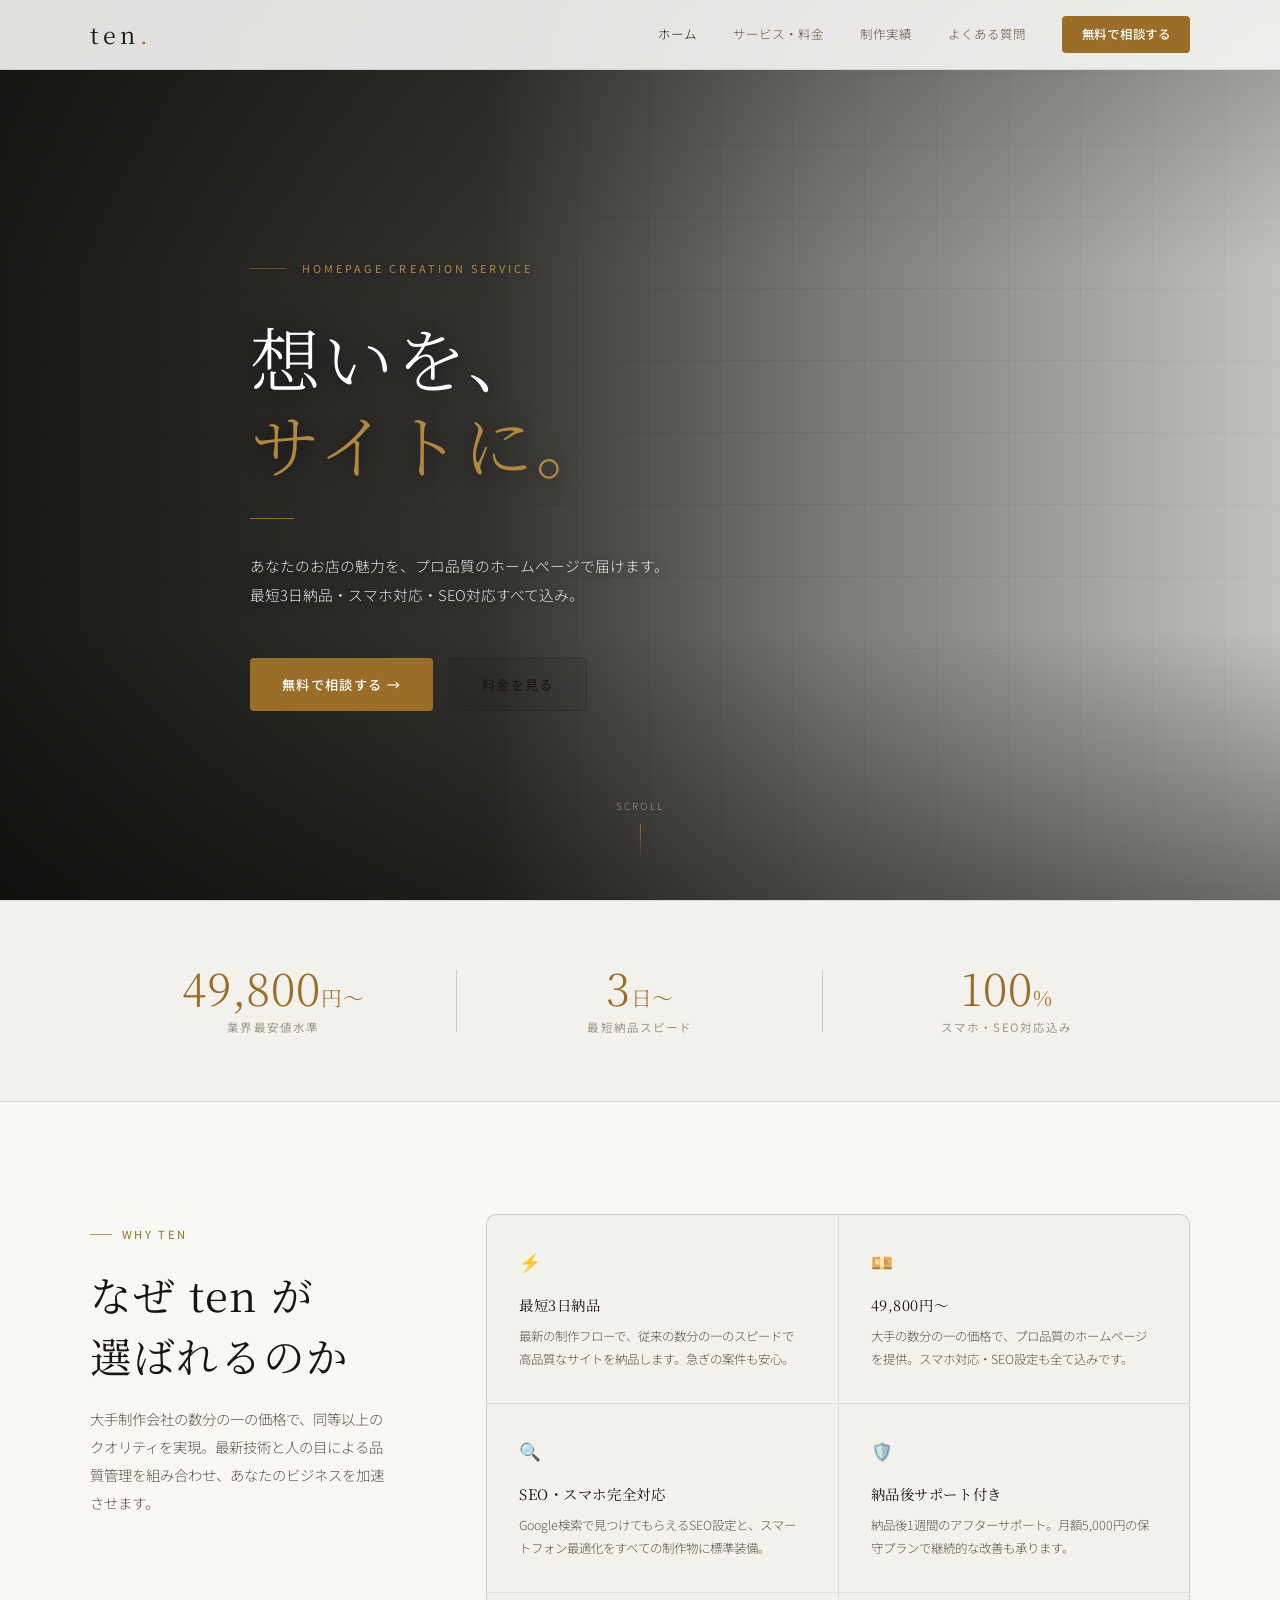
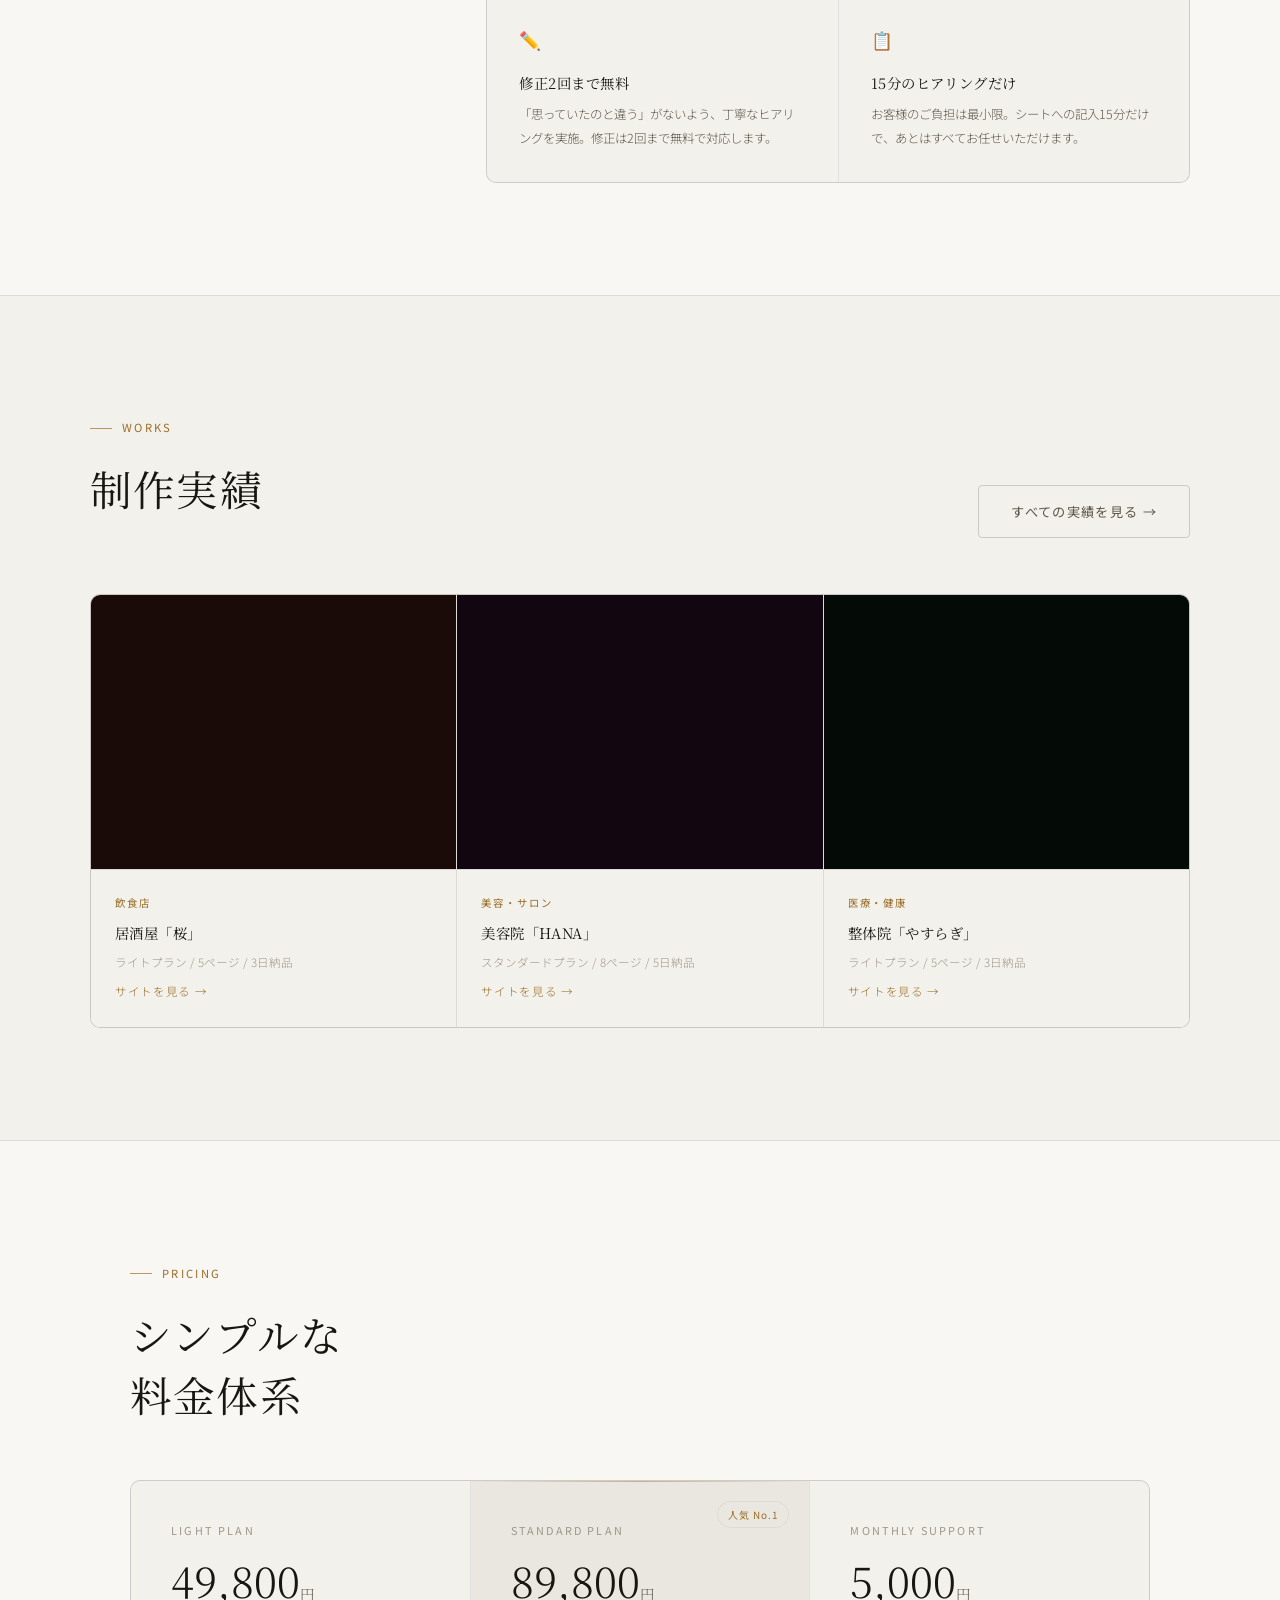
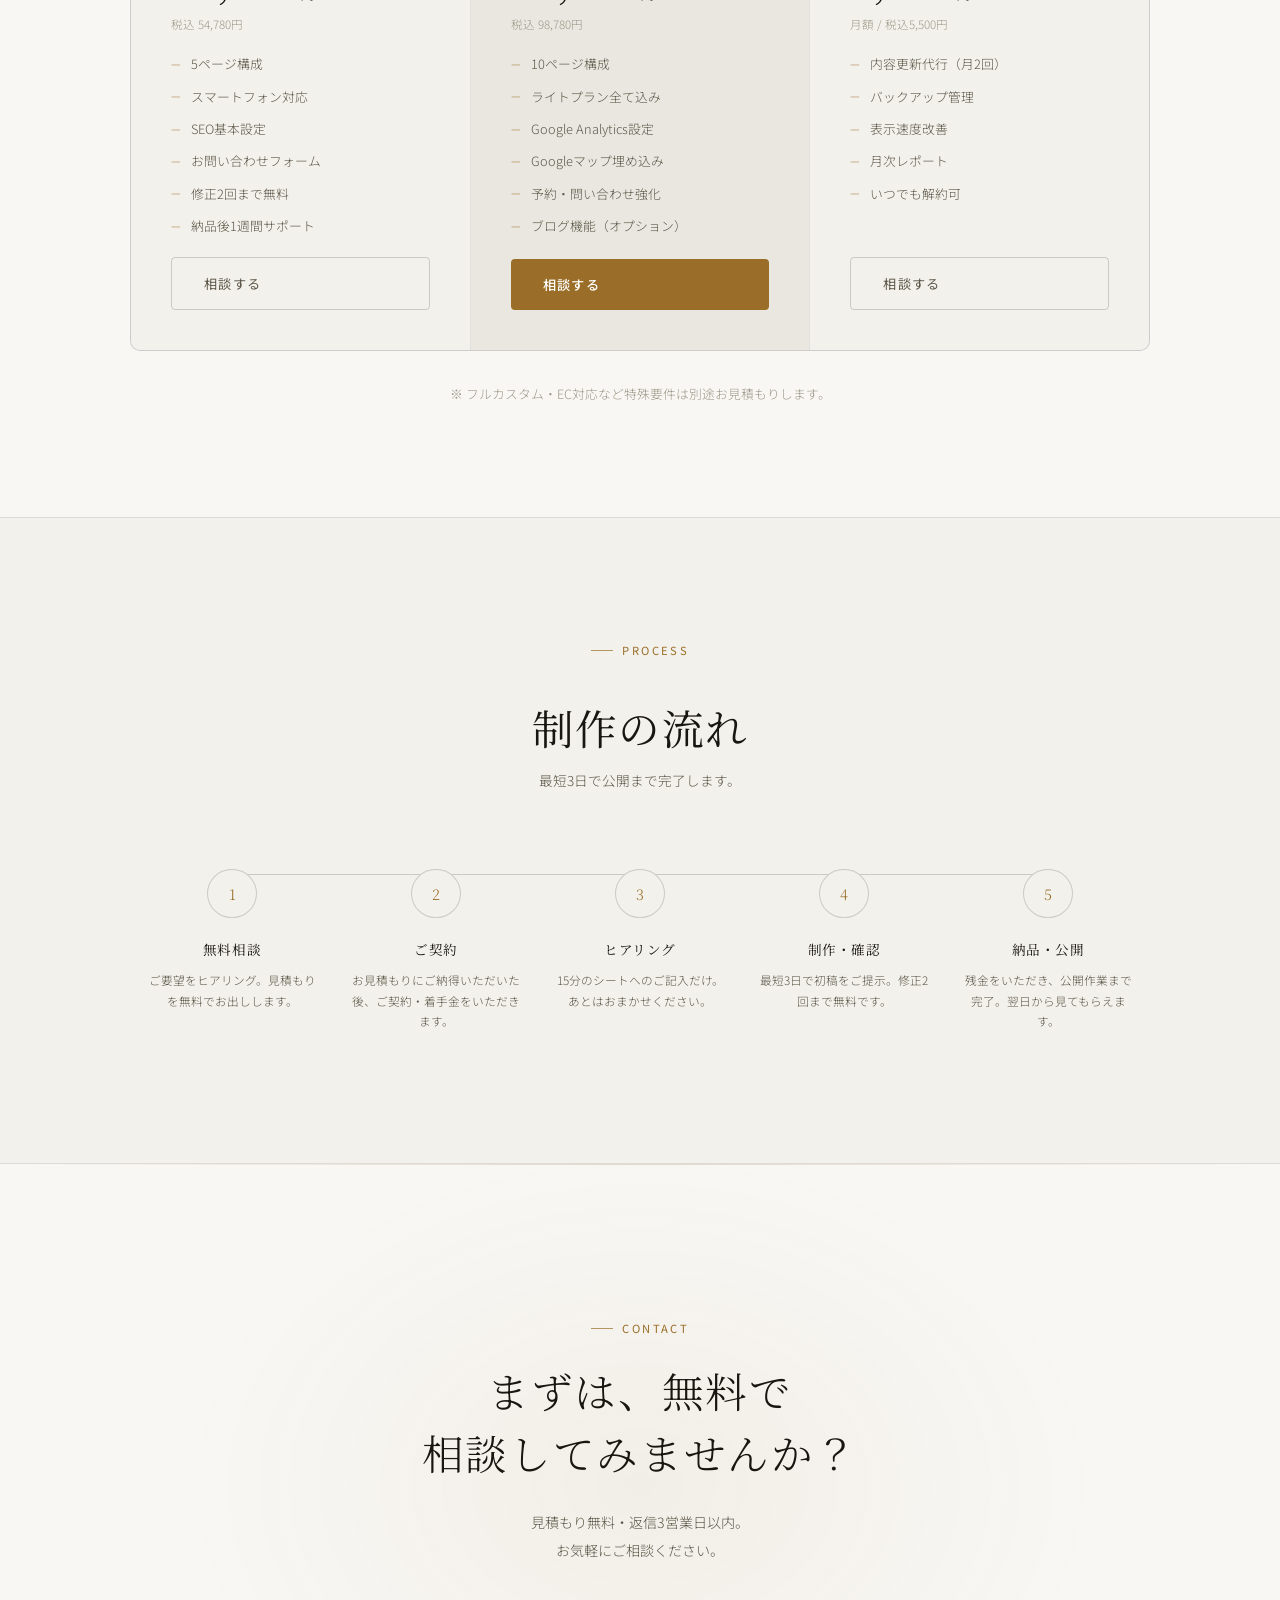
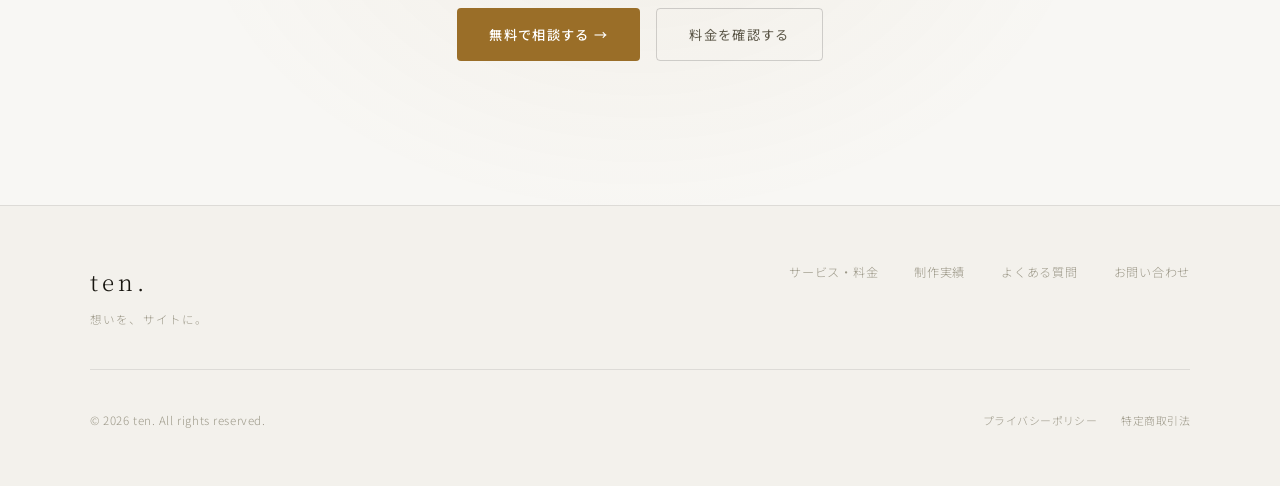
<file: index.html>
<!DOCTYPE html>
<html lang="ja">
<head>
  <meta charset="UTF-8" />
  <meta name="viewport" content="width=device-width, initial-scale=1.0" />
  <title>ten — 想いを、サイトに。</title>
  <meta name="description" content="中小企業・店舗向けホームページ制作。最短3日納品・49,800円〜。スマホ対応・SEO対応込み。" />
  <link rel="stylesheet" href="style.css" />
</head>
<body>

<!-- ナビゲーション -->
<nav class="nav">
  <div class="nav__inner">
    <a href="index.html" class="nav__logo">ten<span class="nav__logo-dot">.</span></a>
    <div class="nav__links">
      <a href="index.html" class="active">ホーム</a>
      <a href="services.html">サービス・料金</a>
      <a href="works.html">制作実績</a>
      <a href="faq.html">よくある質問</a>
      <a href="contact.html" class="nav__cta">無料で相談する</a>
    </div>
  </div>
</nav>

<!-- ヒーロー -->
<section class="hero">
  <div class="hero__bg" style="background-image:url('https://images.unsplash.com/photo-1758773263238-1989d0cc788c?auto=format&fit=crop&w=1920&q=85')"></div>
  <div class="hero__grid"></div>
  <div class="hero__inner">

    <!-- テキスト -->
    <div class="hero__content">
      <div class="hero__eyebrow fi">
        <span>Homepage Creation Service</span>
      </div>
      <h1 class="hero__title fi" data-delay="1">
        想いを、<em>サイトに。</em>
      </h1>
      <div class="hero__line fi" data-delay="2"></div>
      <p class="hero__sub fi" data-delay="2">
        あなたのお店の魅力を、プロ品質のホームページで届けます。<br>
        最短3日納品・スマホ対応・SEO対応すべて込み。
      </p>
      <div class="hero__actions fi" data-delay="3">
        <a href="contact.html" class="btn btn--gold">無料で相談する →</a>
        <a href="services.html" class="btn btn--white">料金を見る</a>
      </div>
    </div>


  </div>
  <div class="hero__scroll"><span>scroll</span></div>
</section>

<!-- 実績数値 -->
<div class="stats">
  <div class="stats__grid stats__grid--3">
    <div class="stat fi">
      <div class="stat__num">49,800<span style="font-size:1.3rem">円〜</span></div>
      <div class="stat__lbl">業界最安値水準</div>
    </div>
    <div class="stat fi" data-delay="1">
      <div class="stat__num">3<span style="font-size:1.3rem">日〜</span></div>
      <div class="stat__lbl">最短納品スピード</div>
    </div>
    <div class="stat fi" data-delay="2">
      <div class="stat__num">100<span style="font-size:1.3rem">%</span></div>
      <div class="stat__lbl">スマホ・SEO対応込み</div>
    </div>
  </div>
</div>

<!-- 強み -->
<section class="features">
  <div class="features__layout">
    <div class="features__head fi">
      <div class="s-label">Why ten</div>
      <h2 class="s-title">なぜ ten が<br>選ばれるのか</h2>
      <p class="s-desc">大手制作会社の数分の一の価格で、同等以上のクオリティを実現。最新技術と人の目による品質管理を組み合わせ、あなたのビジネスを加速させます。</p>
    </div>
    <div class="features__grid">
      <div class="feat fi">
        <span class="feat__icon">⚡</span>
        <h3>最短3日納品</h3>
        <p>最新の制作フローで、従来の数分の一のスピードで高品質なサイトを納品します。急ぎの案件も安心。</p>
      </div>
      <div class="feat fi" data-delay="1">
        <span class="feat__icon">💴</span>
        <h3>49,800円〜</h3>
        <p>大手の数分の一の価格で、プロ品質のホームページを提供。スマホ対応・SEO設定も全て込みです。</p>
      </div>
      <div class="feat fi" data-delay="2">
        <span class="feat__icon">🔍</span>
        <h3>SEO・スマホ完全対応</h3>
        <p>Google検索で見つけてもらえるSEO設定と、スマートフォン最適化をすべての制作物に標準装備。</p>
      </div>
      <div class="feat fi" data-delay="3">
        <span class="feat__icon">🛡️</span>
        <h3>納品後サポート付き</h3>
        <p>納品後1週間のアフターサポート。月額5,000円の保守プランで継続的な改善も承ります。</p>
      </div>
      <div class="feat fi">
        <span class="feat__icon">✏️</span>
        <h3>修正2回まで無料</h3>
        <p>「思っていたのと違う」がないよう、丁寧なヒアリングを実施。修正は2回まで無料で対応します。</p>
      </div>
      <div class="feat fi" data-delay="1">
        <span class="feat__icon">📋</span>
        <h3>15分のヒアリングだけ</h3>
        <p>お客様のご負担は最小限。シートへの記入15分だけで、あとはすべてお任せいただけます。</p>
      </div>
    </div>
  </div>
</section>

<!-- 制作実績 -->
<section class="works">
  <div class="works__head">
    <div>
      <div class="s-label fi">Works</div>
      <h2 class="s-title fi">制作実績</h2>
    </div>
    <a href="works.html" class="btn btn--outline fi">すべての実績を見る →</a>
  </div>
  <div class="works__grid">
    <div class="work fi">
      <a href="https://magical-strudel-0565a1.netlify.app" target="_blank" rel="noopener">
        <div class="work__thumb work__thumb--red">
          <img src="https://images.unsplash.com/photo-1563021658-93c1d5cc764e?auto=format&fit=crop&w=800&q=85" alt="居酒屋桜" loading="lazy" onerror="this.remove()" />
        </div>
      </a>
      <div class="work__body">
        <div class="work__cat">飲食店</div>
        <div class="work__name">居酒屋「桜」</div>
        <div class="work__meta">ライトプラン / 5ページ / 3日納品</div>
        <a href="https://magical-strudel-0565a1.netlify.app" target="_blank" rel="noopener" style="display:inline-block;margin-top:.6rem;font-size:.72rem;color:var(--gold);letter-spacing:.06em;">サイトを見る →</a>
      </div>
    </div>
    <div class="work fi" data-delay="1">
      <a href="https://bucolic-lamington-c5bfc0.netlify.app" target="_blank" rel="noopener">
        <div class="work__thumb work__thumb--pink">
          <img src="https://images.unsplash.com/photo-1600948836101-f9ffda59d250?auto=format&fit=crop&w=800&q=85" alt="美容院HANA" loading="lazy" onerror="this.remove()" />
        </div>
      </a>
      <div class="work__body">
        <div class="work__cat">美容・サロン</div>
        <div class="work__name">美容院「HANA」</div>
        <div class="work__meta">スタンダードプラン / 8ページ / 5日納品</div>
        <a href="https://bucolic-lamington-c5bfc0.netlify.app" target="_blank" rel="noopener" style="display:inline-block;margin-top:.6rem;font-size:.72rem;color:var(--gold);letter-spacing:.06em;">サイトを見る →</a>
      </div>
    </div>
    <div class="work fi" data-delay="2">
      <a href="https://euphonious-jalebi-b8a413.netlify.app" target="_blank" rel="noopener">
        <div class="work__thumb work__thumb--green">
          <img src="https://images.unsplash.com/photo-1600334129128-685c5582fd35?auto=format&fit=crop&w=800&q=85" alt="整体院やすらぎ" loading="lazy" onerror="this.remove()" />
        </div>
      </a>
      <div class="work__body">
        <div class="work__cat">医療・健康</div>
        <div class="work__name">整体院「やすらぎ」</div>
        <div class="work__meta">ライトプラン / 5ページ / 3日納品</div>
        <a href="https://euphonious-jalebi-b8a413.netlify.app" target="_blank" rel="noopener" style="display:inline-block;margin-top:.6rem;font-size:.72rem;color:var(--gold);letter-spacing:.06em;">サイトを見る →</a>
      </div>
    </div>
  </div>
</section>

<!-- 料金 -->
<section class="pricing">
  <div class="wrap">
    <div class="s-label fi">Pricing</div>
    <h2 class="s-title fi">シンプルな<br>料金体系</h2>
    <div class="pricing__grid">
      <div class="plan fi">
        <div class="plan__name">Light Plan</div>
        <div class="plan__price">49,800<sub>円</sub></div>
        <div class="plan__tax">税込 54,780円</div>
        <ul class="plan__list">
          <li>5ページ構成</li>
          <li>スマートフォン対応</li>
          <li>SEO基本設定</li>
          <li>お問い合わせフォーム</li>
          <li>修正2回まで無料</li>
          <li>納品後1週間サポート</li>
        </ul>
        <a href="contact.html" class="btn btn--outline">相談する</a>
      </div>
      <div class="plan plan--feat fi" data-delay="1">
        <div class="plan__badge">人気 No.1</div>
        <div class="plan__name">Standard Plan</div>
        <div class="plan__price">89,800<sub>円</sub></div>
        <div class="plan__tax">税込 98,780円</div>
        <ul class="plan__list">
          <li>10ページ構成</li>
          <li>ライトプラン全て込み</li>
          <li>Google Analytics設定</li>
          <li>Googleマップ埋め込み</li>
          <li>予約・問い合わせ強化</li>
          <li>ブログ機能（オプション）</li>
        </ul>
        <a href="contact.html" class="btn btn--gold">相談する</a>
      </div>
      <div class="plan fi" data-delay="2">
        <div class="plan__name">Monthly Support</div>
        <div class="plan__price">5,000<sub>円</sub></div>
        <div class="plan__tax">月額 / 税込5,500円</div>
        <ul class="plan__list">
          <li>内容更新代行（月2回）</li>
          <li>バックアップ管理</li>
          <li>表示速度改善</li>
          <li>月次レポート</li>
          <li>いつでも解約可</li>
        </ul>
        <a href="contact.html" class="btn btn--outline">相談する</a>
      </div>
    </div>
    <p style="text-align:center;color:var(--text-3);font-size:.8rem;margin-top:2rem;font-weight:300">
      ※ フルカスタム・EC対応など特殊要件は別途お見積もりします。
    </p>
  </div>
</section>

<!-- 制作の流れ -->
<section class="process">
  <div class="wrap">
    <div style="text-align:center;margin-bottom:1rem">
      <div class="s-label" style="display:inline-flex">Process</div>
    </div>
    <h2 class="s-title" style="text-align:center;margin-bottom:.75rem">制作の流れ</h2>
    <p style="text-align:center;color:var(--text-2);font-size:.85rem;margin-bottom:0;font-weight:300">最短3日で公開まで完了します。</p>
    <div class="process__grid">
      <div class="step fi">
        <div class="step__num">1</div>
        <h3>無料相談</h3>
        <p>ご要望をヒアリング。見積もりを無料でお出しします。</p>
      </div>
      <div class="step fi" data-delay="1">
        <div class="step__num">2</div>
        <h3>ご契約</h3>
        <p>お見積もりにご納得いただいた後、ご契約・着手金をいただきます。</p>
      </div>
      <div class="step fi" data-delay="2">
        <div class="step__num">3</div>
        <h3>ヒアリング</h3>
        <p>15分のシートへのご記入だけ。あとはおまかせください。</p>
      </div>
      <div class="step fi" data-delay="3">
        <div class="step__num">4</div>
        <h3>制作・確認</h3>
        <p>最短3日で初稿をご提示。修正2回まで無料です。</p>
      </div>
      <div class="step fi" data-delay="4">
        <div class="step__num">5</div>
        <h3>納品・公開</h3>
        <p>残金をいただき、公開作業まで完了。翌日から見てもらえます。</p>
      </div>
    </div>
  </div>
</section>

<!-- CTA -->
<section class="cta">
  <div class="cta__inner fi">
    <div class="s-label" style="display:inline-flex">Contact</div>
    <h2 class="cta__title">まずは、無料で<br>相談してみませんか？</h2>
    <p class="cta__sub">見積もり無料・返信3営業日以内。<br>お気軽にご相談ください。</p>
    <div class="cta__actions">
      <a href="contact.html" class="btn btn--gold">無料で相談する →</a>
      <a href="services.html" class="btn btn--outline">料金を確認する</a>
    </div>
  </div>
</section>

<!-- フッター -->
<footer class="footer">
  <div class="footer__inner">
    <div class="footer__top">
      <div>
        <div class="footer__logo">ten.</div>
        <div class="footer__catch">想いを、サイトに。</div>
      </div>
      <nav class="footer__nav">
        <a href="services.html">サービス・料金</a>
        <a href="works.html">制作実績</a>
        <a href="faq.html">よくある質問</a>
        <a href="contact.html">お問い合わせ</a>
      </nav>
    </div>
    <div class="footer__bottom">
      <p class="footer__copy">© 2026 ten. All rights reserved.</p>
      <div style="display:flex;gap:1.5rem;align-items:center">
        <a href="privacy.html" style="font-size:.68rem;color:var(--text-3);letter-spacing:.04em">プライバシーポリシー</a>
        <a href="tokusho.html" style="font-size:.68rem;color:var(--text-3);letter-spacing:.04em">特定商取引法</a>
      </div>
    </div>
  </div>
</footer>

<script>
const obs = new IntersectionObserver((entries) => {
  entries.forEach(e => { if (e.isIntersecting) e.target.classList.add('in'); });
}, { threshold: .1 });
document.querySelectorAll('.fi').forEach(el => obs.observe(el));
</script>

</body>
</html>
</file>
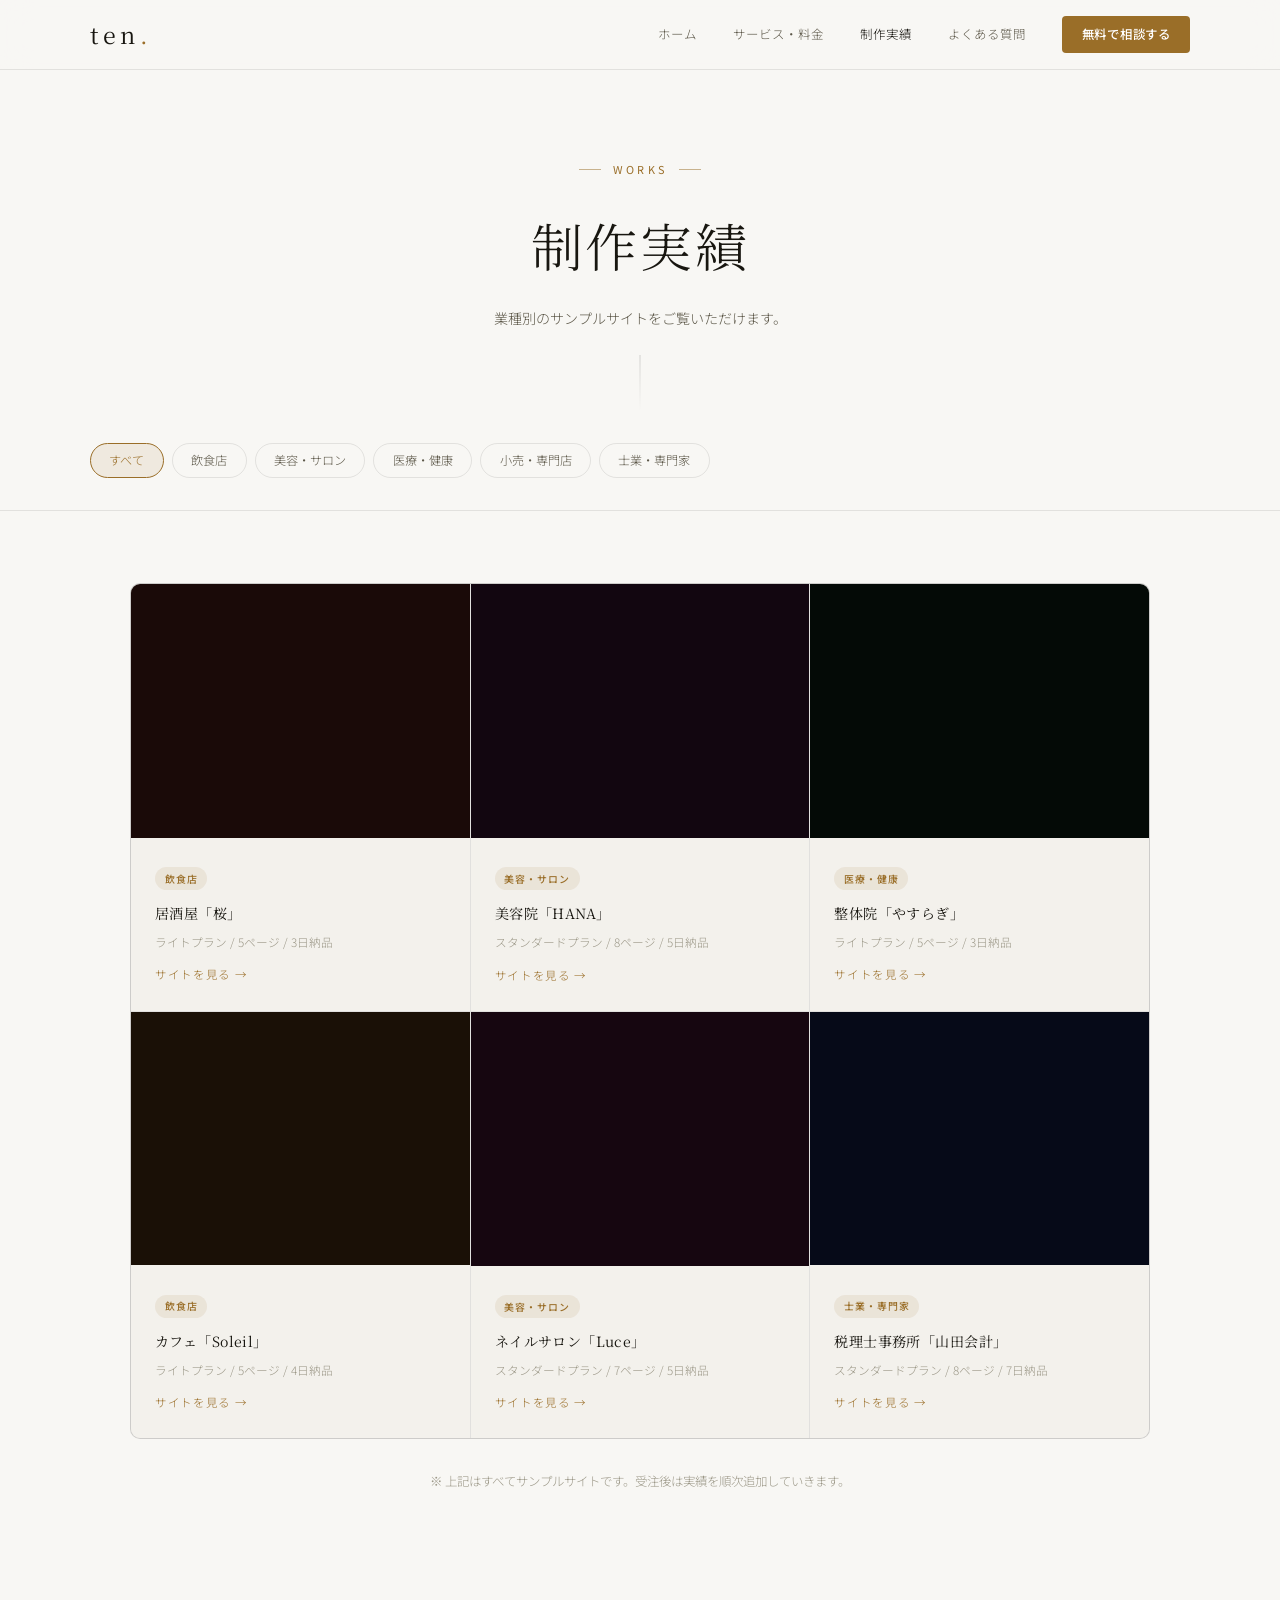
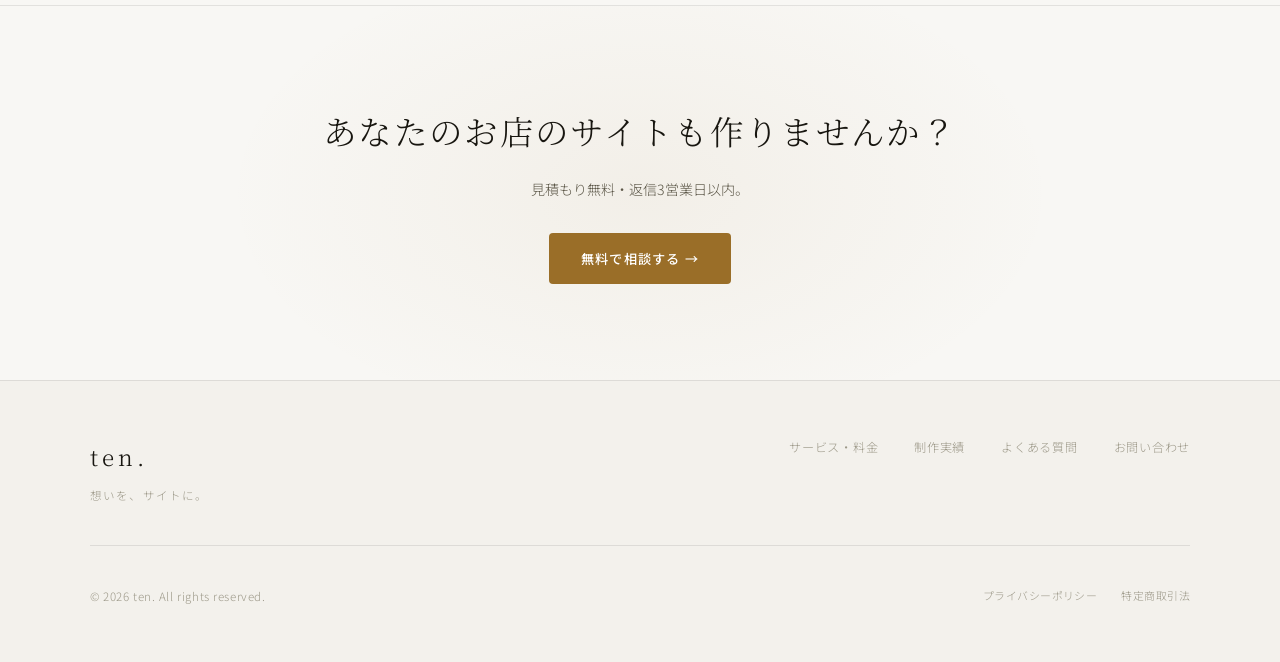
<file: works/index.html>
<!DOCTYPE html>
<html lang="ja">
<head>
  <meta charset="UTF-8" />
  <meta name="viewport" content="width=device-width, initial-scale=1.0" />
  <title>制作実績 | ten</title>
  <meta name="description" content="tenの制作実績。飲食店・美容院・整体院など業種別のサンプルサイトをご覧いただけます。" />
  <link rel="stylesheet" href="/style.css" />
</head>
<body>

<nav class="nav">
  <div class="nav__inner">
    <a href="/" class="nav__logo">ten<span class="nav__logo-dot">.</span></a>
    <div class="nav__links">
      <a href="/">ホーム</a>
      <a href="/services.html">サービス・料金</a>
      <a href="/works/" class="active">制作実績</a>
      <a href="/faq.html">よくある質問</a>
      <a href="/contact.html" class="nav__cta">無料で相談する</a>
    </div>
  </div>
</nav>

<div class="page-header">
  <div class="page-header__label">Works</div>
  <h1>制作実績</h1>
  <p>業種別のサンプルサイトをご覧いただけます。</p>
</div>

<div class="works-filter">
  <div class="works-filter__inner">
    <button class="filter-btn filter-btn--active">すべて</button>
    <button class="filter-btn">飲食店</button>
    <button class="filter-btn">美容・サロン</button>
    <button class="filter-btn">医療・健康</button>
    <button class="filter-btn">小売・専門店</button>
    <button class="filter-btn">士業・専門家</button>
  </div>
</div>

<section class="works-full">
  <div class="wrap">
    <div class="works-full__grid">

      <div class="work-card" data-cat="飲食店">
        <a href="https://moriyamataiyou.github.io/demo/sakura/" target="_blank" rel="noopener">
          <div class="work__thumb work__thumb--red">
            <img src="https://images.unsplash.com/photo-1563021658-93c1d5cc764e?auto=format&fit=crop&w=800&q=85" alt="居酒屋桜" loading="lazy" onerror="this.remove()" />
          </div>
        </a>
        <div class="work-card__body">
          <span class="work-card__tag" style="background:var(--gold-dim);color:var(--gold)">飲食店</span>
          <h3>居酒屋「桜」</h3>
          <p>ライトプラン / 5ページ / 3日納品</p>
          <a href="https://moriyamataiyou.github.io/demo/sakura/" target="_blank" rel="noopener" style="display:inline-block;margin-top:.75rem;font-size:.72rem;color:var(--gold);letter-spacing:.06em;">サイトを見る →</a>
        </div>
      </div>

      <div class="work-card" data-cat="美容・サロン">
        <a href="https://moriyamataiyou.github.io/demo/hana/" target="_blank" rel="noopener">
          <div class="work__thumb work__thumb--pink">
            <img src="https://images.unsplash.com/photo-1600948836101-f9ffda59d250?auto=format&fit=crop&w=800&q=85" alt="美容院HANA" loading="lazy" onerror="this.remove()" />
          </div>
        </a>
        <div class="work-card__body">
          <span class="work-card__tag" style="background:var(--gold-dim);color:var(--gold)">美容・サロン</span>
          <h3>美容院「HANA」</h3>
          <p>スタンダードプラン / 8ページ / 5日納品</p>
          <a href="https://moriyamataiyou.github.io/demo/hana/" target="_blank" rel="noopener" style="display:inline-block;margin-top:.75rem;font-size:.72rem;color:var(--gold);letter-spacing:.06em;">サイトを見る →</a>
        </div>
      </div>

      <div class="work-card" data-cat="医療・健康">
        <a href="https://moriyamataiyou.github.io/demo/yasuragi/" target="_blank" rel="noopener">
          <div class="work__thumb work__thumb--green">
            <img src="https://images.unsplash.com/photo-1600334129128-685c5582fd35?auto=format&fit=crop&w=800&q=85" alt="整体院やすらぎ" loading="lazy" onerror="this.remove()" />
          </div>
        </a>
        <div class="work-card__body">
          <span class="work-card__tag" style="background:var(--gold-dim);color:var(--gold)">医療・健康</span>
          <h3>整体院「やすらぎ」</h3>
          <p>ライトプラン / 5ページ / 3日納品</p>
          <a href="https://moriyamataiyou.github.io/demo/yasuragi/" target="_blank" rel="noopener" style="display:inline-block;margin-top:.75rem;font-size:.72rem;color:var(--gold);letter-spacing:.06em;">サイトを見る →</a>
        </div>
      </div>

      <div class="work-card" data-cat="飲食店">
        <a href="https://moriyamataiyou.github.io/demo/soleil/" target="_blank" rel="noopener">
          <div class="work__thumb work__thumb--amber">
            <img src="https://images.unsplash.com/photo-1611323128401-faa8f1b6de24?auto=format&fit=crop&w=800&q=85" alt="カフェSoleil" loading="lazy" onerror="this.remove()" />
          </div>
        </a>
        <div class="work-card__body">
          <span class="work-card__tag" style="background:var(--gold-dim);color:var(--gold)">飲食店</span>
          <h3>カフェ「Soleil」</h3>
          <p>ライトプラン / 5ページ / 4日納品</p>
          <a href="https://moriyamataiyou.github.io/demo/soleil/" target="_blank" rel="noopener" style="display:inline-block;margin-top:.75rem;font-size:.72rem;color:var(--gold);letter-spacing:.06em;">サイトを見る →</a>
        </div>
      </div>

      <div class="work-card" data-cat="美容・サロン">
        <a href="https://moriyamataiyou.github.io/demo/luce/" target="_blank" rel="noopener">
          <div class="work__thumb work__thumb--rose">
            <img src="https://images.unsplash.com/photo-1658492055212-e1acbccfca5a?auto=format&fit=crop&w=800&q=85" alt="ネイルサロンLuce" loading="lazy" onerror="this.remove()" />
          </div>
        </a>
        <div class="work-card__body">
          <span class="work-card__tag" style="background:var(--gold-dim);color:var(--gold)">美容・サロン</span>
          <h3>ネイルサロン「Luce」</h3>
          <p>スタンダードプラン / 7ページ / 5日納品</p>
          <a href="https://moriyamataiyou.github.io/demo/luce/" target="_blank" rel="noopener" style="display:inline-block;margin-top:.75rem;font-size:.72rem;color:var(--gold);letter-spacing:.06em;">サイトを見る →</a>
        </div>
      </div>

      <div class="work-card" data-cat="士業・専門家">
        <a href="https://moriyamataiyou.github.io/demo/yamada/" target="_blank" rel="noopener">
          <div class="work__thumb work__thumb--navy">
            <img src="https://images.unsplash.com/photo-1642522029686-5485ea7e6042?auto=format&fit=crop&w=800&q=85" alt="山田会計事務所" loading="lazy" onerror="this.remove()" />
          </div>
        </a>
        <div class="work-card__body">
          <span class="work-card__tag" style="background:var(--gold-dim);color:var(--gold)">士業・専門家</span>
          <h3>税理士事務所「山田会計」</h3>
          <p>スタンダードプラン / 8ページ / 7日納品</p>
          <a href="https://moriyamataiyou.github.io/demo/yamada/" target="_blank" rel="noopener" style="display:inline-block;margin-top:.75rem;font-size:.72rem;color:var(--gold);letter-spacing:.06em;">サイトを見る →</a>
        </div>
      </div>

    </div>
    <p style="text-align:center;color:var(--text-3);font-size:.78rem;font-weight:300">
      ※ 上記はすべてサンプルサイトです。受注後は実績を順次追加していきます。
    </p>
  </div>
</section>

<section class="cta-banner">
  <div class="wrap">
    <h2>あなたのお店のサイトも作りませんか？</h2>
    <p>見積もり無料・返信3営業日以内。</p>
    <a href="/contact.html" class="btn btn--gold">無料で相談する →</a>
  </div>
</section>

<footer class="footer">
  <div class="footer__inner">
    <div class="footer__top">
      <div>
        <div class="footer__logo">ten.</div>
        <div class="footer__catch">想いを、サイトに。</div>
      </div>
      <nav class="footer__nav">
        <a href="/services.html">サービス・料金</a>
        <a href="/works/">制作実績</a>
        <a href="/faq.html">よくある質問</a>
        <a href="/contact.html">お問い合わせ</a>
      </nav>
    </div>
    <div class="footer__bottom">
      <p class="footer__copy">© 2026 ten. All rights reserved.</p>
      <div style="display:flex;gap:1.5rem;align-items:center">
        <a href="privacy.html" style="font-size:.68rem;color:var(--text-3);letter-spacing:.04em">プライバシーポリシー</a>
        <a href="tokusho.html" style="font-size:.68rem;color:var(--text-3);letter-spacing:.04em">特定商取引法</a>
      </div>
    </div>
  </div>
</footer>

<script>
// フィルターボタン
const filterBtns = document.querySelectorAll('.filter-btn');
const cards = document.querySelectorAll('.work-card');

filterBtns.forEach(btn => {
  btn.addEventListener('click', () => {
    filterBtns.forEach(b => b.classList.remove('filter-btn--active'));
    btn.classList.add('filter-btn--active');
    const cat = btn.textContent.trim();
    cards.forEach(card => {
      if (cat === 'すべて' || card.dataset.cat === cat) {
        card.style.display = '';
      } else {
        card.style.display = 'none';
      }
    });
  });
});
</script>


</body>
</html>
</file>
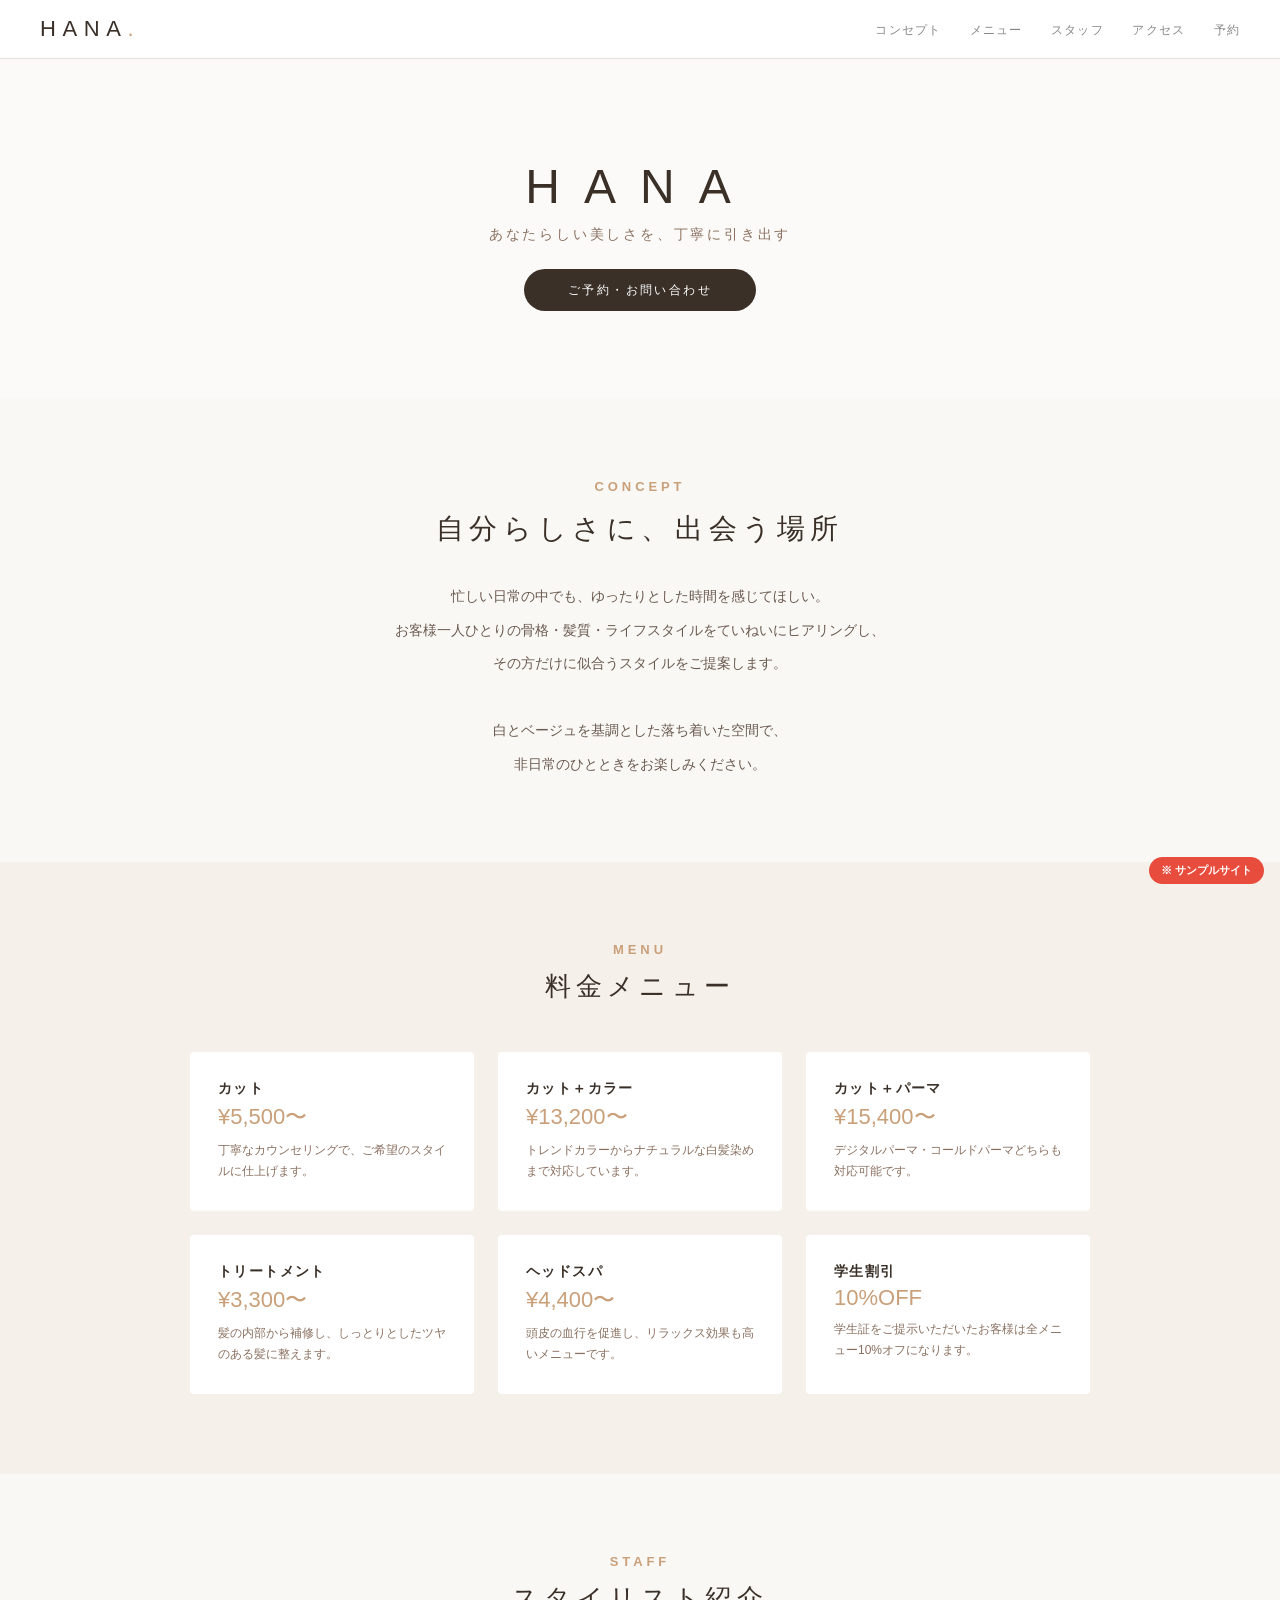
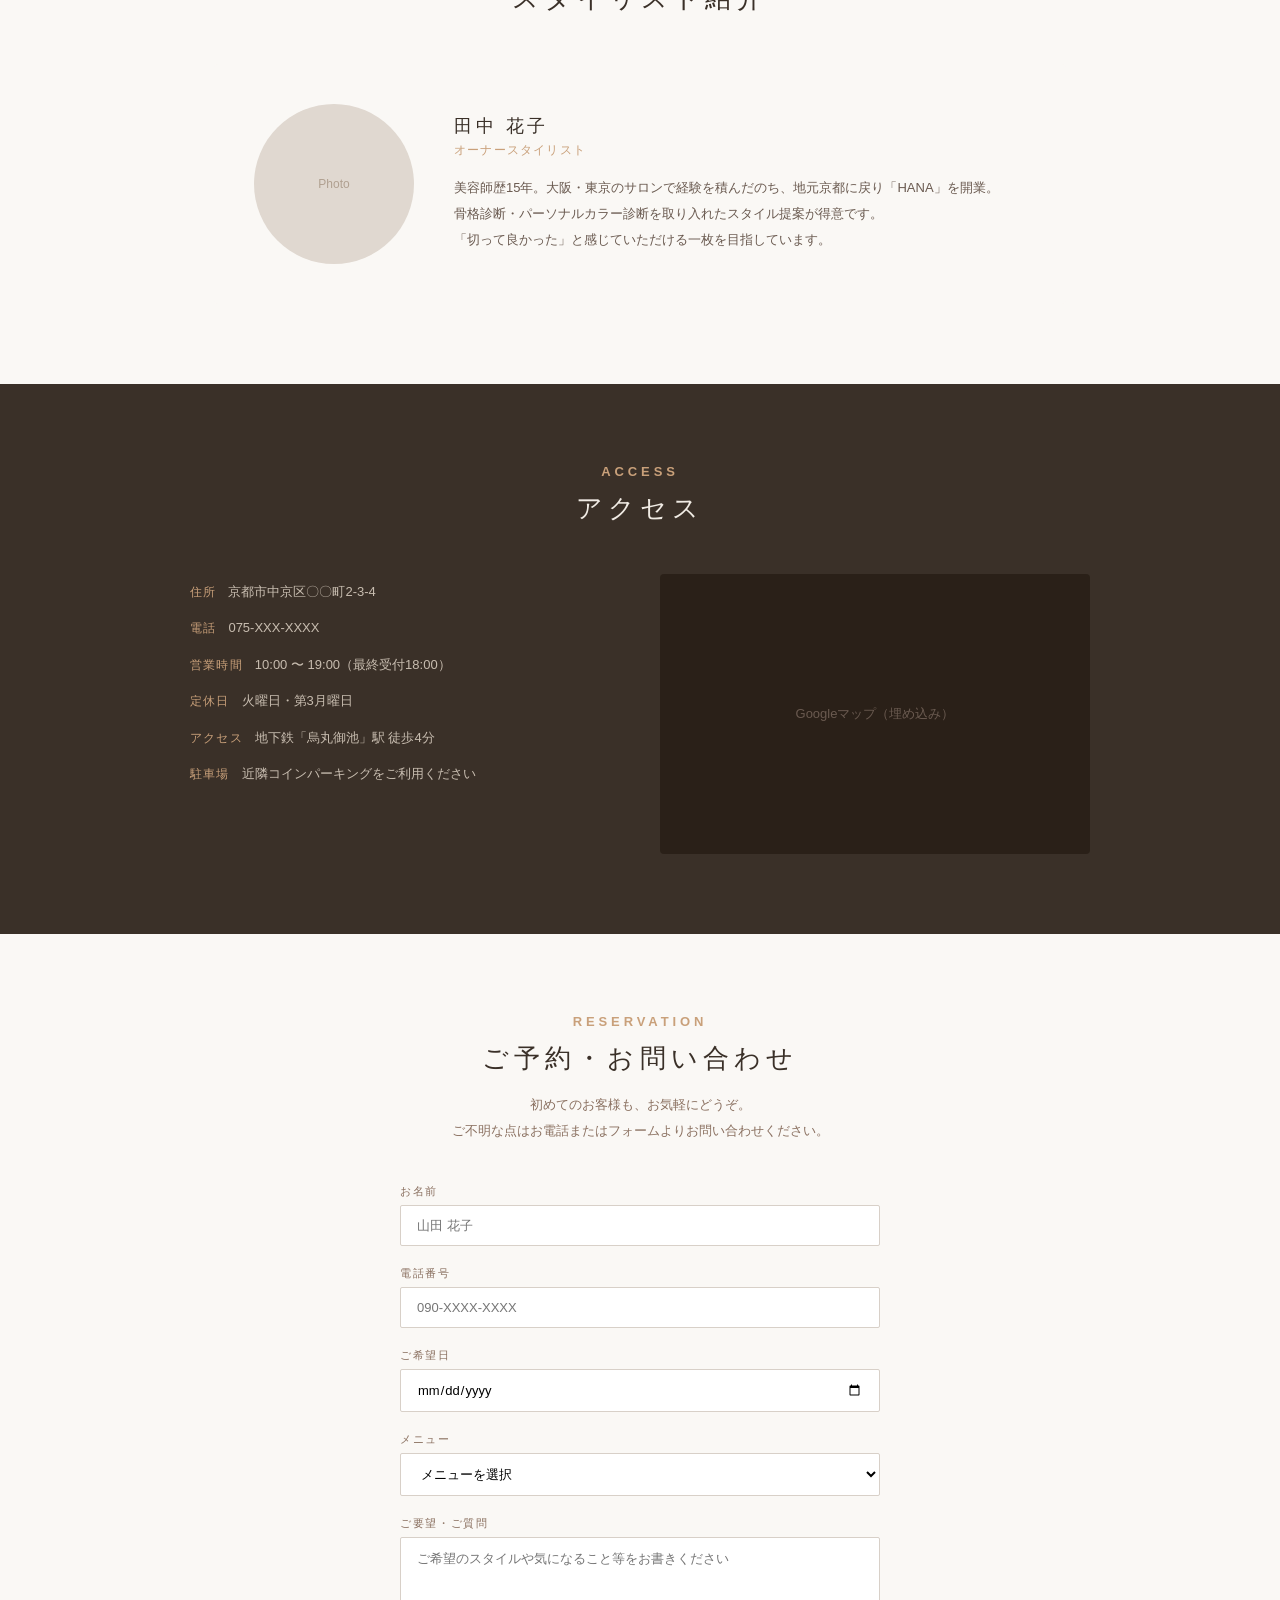
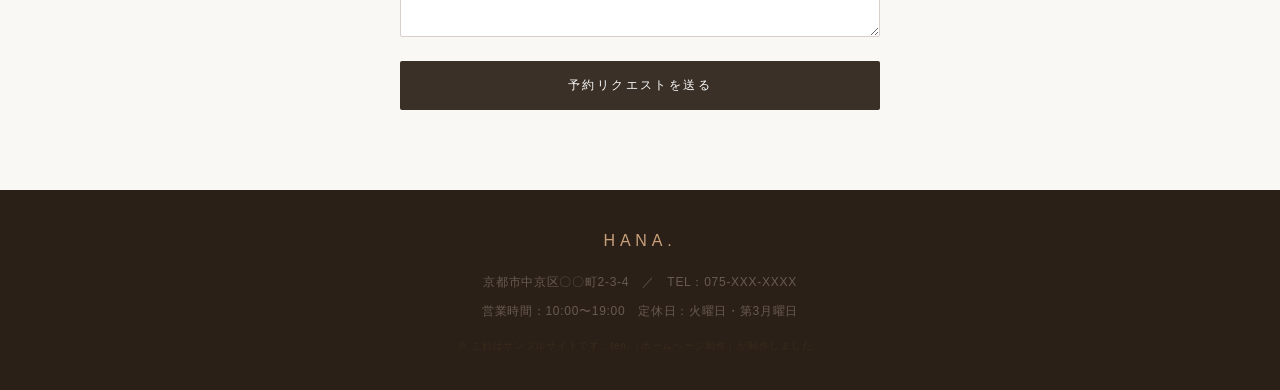
<file: demo/hana/index.html>
<!DOCTYPE html>
<html lang="ja">
<head>
<meta charset="UTF-8">
<meta name="viewport" content="width=device-width, initial-scale=1.0">
<title>美容院 HANA | 京都・烏丸のヘアサロン</title>
<style>
*{box-sizing:border-box;margin:0;padding:0}
body{font-family:'Hiragino Kaku Gothic ProN','Noto Sans JP',sans-serif;color:#3a3028;background:#faf8f5}
a{text-decoration:none;color:inherit}
header{background:#fff;padding:16px 40px;display:flex;justify-content:space-between;align-items:center;border-bottom:1px solid #e8e0d8;position:sticky;top:0;z-index:100}
.logo{font-size:22px;letter-spacing:.3em;color:#3a3028;font-weight:300}
.logo span{color:#c9a07a}
nav a{font-size:12px;color:#888;margin-left:24px;letter-spacing:.1em}
nav a:hover{color:#c9a07a}
.hero{background:linear-gradient(rgba(255,255,255,.3),rgba(255,255,255,.3)),url('https://images.unsplash.com/photo-1521590832167-7bcbfaa6381f?w=1400') center/cover;padding:100px 24px;text-align:center}
.hero h1{font-size:48px;font-weight:200;letter-spacing:.5em;color:#3a3028;margin-bottom:12px}
.hero p{font-size:14px;letter-spacing:.2em;color:#8a7060;margin-bottom:36px}
.hero .btn{background:#3a3028;color:#fff;padding:14px 44px;font-size:12px;letter-spacing:.2em;border-radius:30px}
.concept{max-width:760px;margin:0 auto;padding:80px 24px;text-align:center}
.concept h2{font-size:13px;letter-spacing:.3em;color:#c9a07a;margin-bottom:16px}
.concept h3{font-size:28px;font-weight:300;letter-spacing:.2em;margin-bottom:32px}
.concept p{line-height:2.4;font-size:14px;color:#6a5a50}
.menu{background:#f5f0ea;padding:80px 24px}
.menu h2{font-size:13px;letter-spacing:.3em;color:#c9a07a;text-align:center;margin-bottom:12px}
.menu h3{font-size:26px;font-weight:300;letter-spacing:.2em;text-align:center;margin-bottom:48px}
.menu-tabs{display:flex;justify-content:center;gap:0;margin-bottom:40px}
.tab{padding:10px 32px;border:1px solid #d0c8be;font-size:12px;letter-spacing:.15em;cursor:pointer;background:#fff}
.tab.active{background:#3a3028;color:#fff;border-color:#3a3028}
.menu-grid{display:grid;grid-template-columns:repeat(auto-fit,minmax(240px,1fr));gap:24px;max-width:900px;margin:0 auto}
.menu-card{background:#fff;padding:28px;border-radius:4px}
.menu-card h4{font-size:14px;letter-spacing:.1em;margin-bottom:4px;color:#3a3028}
.menu-card .price{font-size:22px;color:#c9a07a;margin-bottom:8px;font-weight:300}
.menu-card p{font-size:12px;color:#8a7060;line-height:1.8}
.staff{padding:80px 24px;max-width:900px;margin:0 auto;text-align:center}
.staff h2{font-size:13px;letter-spacing:.3em;color:#c9a07a;margin-bottom:12px}
.staff h3{font-size:26px;font-weight:300;letter-spacing:.2em;margin-bottom:48px}
.staff-card{display:flex;gap:40px;align-items:center;text-align:left;background:#faf8f5;padding:40px;border-radius:4px}
.staff-img{width:160px;height:160px;border-radius:50%;background:#e0d8d0;flex-shrink:0;display:flex;align-items:center;justify-content:center;color:#b0a090;font-size:12px}
.staff-card h4{font-size:18px;font-weight:300;letter-spacing:.2em;margin-bottom:4px}
.staff-card .role{font-size:12px;color:#c9a07a;letter-spacing:.1em;margin-bottom:16px}
.staff-card p{font-size:13px;color:#6a5a50;line-height:2}
@media(max-width:600px){.staff-card{flex-direction:column;text-align:center}}
.access{background:#3a3028;color:#f0ebe4;padding:80px 24px}
.access h2{font-size:13px;letter-spacing:.3em;color:#c9a07a;text-align:center;margin-bottom:12px}
.access h3{font-size:26px;font-weight:300;letter-spacing:.2em;text-align:center;margin-bottom:48px}
.access-grid{display:grid;grid-template-columns:1fr 1fr;gap:40px;max-width:900px;margin:0 auto}
.access-info p{line-height:2.8;font-size:13px;color:#c8bdb0}
.access-info .label{color:#c9a07a;margin-right:12px;font-size:12px;letter-spacing:.1em}
.map{background:#2a2018;height:280px;border-radius:4px;display:flex;align-items:center;justify-content:center;color:#6a5a50;font-size:13px}
@media(max-width:640px){.access-grid{grid-template-columns:1fr}}
.contact{padding:80px 24px;text-align:center;background:#faf8f5}
.contact h2{font-size:13px;letter-spacing:.3em;color:#c9a07a;margin-bottom:12px}
.contact h3{font-size:26px;font-weight:300;letter-spacing:.2em;margin-bottom:16px}
.contact p{font-size:13px;color:#8a7060;margin-bottom:40px;line-height:2}
form{max-width:480px;margin:0 auto;text-align:left}
form label{font-size:11px;letter-spacing:.15em;color:#8a7060;display:block;margin-bottom:6px}
form input,form select,form textarea{width:100%;border:1px solid #d8d0c8;background:#fff;padding:12px 16px;font-size:13px;font-family:inherit;margin-bottom:20px;border-radius:2px}
form textarea{height:100px;resize:vertical}
form button{width:100%;background:#3a3028;color:#fff;border:none;padding:16px;font-size:12px;letter-spacing:.2em;cursor:pointer;font-family:inherit;border-radius:2px}
footer{background:#2a2018;color:#6a5a50;padding:32px;text-align:center;font-size:12px;line-height:2.4;letter-spacing:.06em}
footer .name{color:#c9a07a;font-size:16px;letter-spacing:.3em;margin-bottom:8px;font-weight:300}
.sample-badge{position:fixed;bottom:16px;right:16px;background:#e74c3c;color:#fff;font-size:11px;padding:6px 12px;border-radius:20px;font-family:sans-serif;font-weight:700;z-index:999}
</style>
</head>
<body>
<div class="sample-badge">※ サンプルサイト</div>
<header>
  <div class="logo">HANA<span>.</span></div>
  <nav>
    <a href="#concept">コンセプト</a>
    <a href="#menu">メニュー</a>
    <a href="#staff">スタッフ</a>
    <a href="#access">アクセス</a>
    <a href="#contact">予約</a>
  </nav>
</header>

<section class="hero">
  <h1>HANA</h1>
  <p>あなたらしい美しさを、丁寧に引き出す</p>
  <a href="#contact" class="btn">ご予約・お問い合わせ</a>
</section>

<section class="concept" id="concept">
  <h2>CONCEPT</h2>
  <h3>自分らしさに、出会う場所</h3>
  <p>
    忙しい日常の中でも、ゆったりとした時間を感じてほしい。<br>
    お客様一人ひとりの骨格・髪質・ライフスタイルをていねいにヒアリングし、<br>
    その方だけに似合うスタイルをご提案します。<br><br>
    白とベージュを基調とした落ち着いた空間で、<br>
    非日常のひとときをお楽しみください。
  </p>
</section>

<section class="menu" id="menu">
  <h2>MENU</h2>
  <h3>料金メニュー</h3>
  <div class="menu-grid">
    <div class="menu-card">
      <h4>カット</h4>
      <div class="price">¥5,500〜</div>
      <p>丁寧なカウンセリングで、ご希望のスタイルに仕上げます。</p>
    </div>
    <div class="menu-card">
      <h4>カット＋カラー</h4>
      <div class="price">¥13,200〜</div>
      <p>トレンドカラーからナチュラルな白髪染めまで対応しています。</p>
    </div>
    <div class="menu-card">
      <h4>カット＋パーマ</h4>
      <div class="price">¥15,400〜</div>
      <p>デジタルパーマ・コールドパーマどちらも対応可能です。</p>
    </div>
    <div class="menu-card">
      <h4>トリートメント</h4>
      <div class="price">¥3,300〜</div>
      <p>髪の内部から補修し、しっとりとしたツヤのある髪に整えます。</p>
    </div>
    <div class="menu-card">
      <h4>ヘッドスパ</h4>
      <div class="price">¥4,400〜</div>
      <p>頭皮の血行を促進し、リラックス効果も高いメニューです。</p>
    </div>
    <div class="menu-card">
      <h4>学生割引</h4>
      <div class="price">10%OFF</div>
      <p>学生証をご提示いただいたお客様は全メニュー10%オフになります。</p>
    </div>
  </div>
</section>

<section class="staff" id="staff">
  <h2>STAFF</h2>
  <h3>スタイリスト紹介</h3>
  <div class="staff-card">
    <div class="staff-img">Photo</div>
    <div>
      <h4>田中 花子</h4>
      <div class="role">オーナースタイリスト</div>
      <p>
        美容師歴15年。大阪・東京のサロンで経験を積んだのち、地元京都に戻り「HANA」を開業。<br>
        骨格診断・パーソナルカラー診断を取り入れたスタイル提案が得意です。<br>
        「切って良かった」と感じていただける一枚を目指しています。
      </p>
    </div>
  </div>
</section>

<section class="access" id="access">
  <h2>ACCESS</h2>
  <h3>アクセス</h3>
  <div class="access-grid">
    <div class="access-info">
      <p><span class="label">住所</span>京都市中京区〇〇町2-3-4</p>
      <p><span class="label">電話</span>075-XXX-XXXX</p>
      <p><span class="label">営業時間</span>10:00 〜 19:00（最終受付18:00）</p>
      <p><span class="label">定休日</span>火曜日・第3月曜日</p>
      <p><span class="label">アクセス</span>地下鉄「烏丸御池」駅 徒歩4分</p>
      <p><span class="label">駐車場</span>近隣コインパーキングをご利用ください</p>
    </div>
    <div class="map">Googleマップ（埋め込み）</div>
  </div>
</section>

<section class="contact" id="contact">
  <h2>RESERVATION</h2>
  <h3>ご予約・お問い合わせ</h3>
  <p>初めてのお客様も、お気軽にどうぞ。<br>ご不明な点はお電話またはフォームよりお問い合わせください。</p>
  <form>
    <label>お名前</label>
    <input type="text" placeholder="山田 花子">
    <label>電話番号</label>
    <input type="tel" placeholder="090-XXXX-XXXX">
    <label>ご希望日</label>
    <input type="date">
    <label>メニュー</label>
    <select>
      <option>メニューを選択</option>
      <option>カット</option>
      <option>カット＋カラー</option>
      <option>カット＋パーマ</option>
      <option>トリートメント</option>
      <option>ヘッドスパ</option>
    </select>
    <label>ご要望・ご質問</label>
    <textarea placeholder="ご希望のスタイルや気になること等をお書きください"></textarea>
    <button type="submit">予約リクエストを送る</button>
  </form>
</section>

<footer>
  <div class="name">HANA.</div>
  京都市中京区〇〇町2-3-4　／　TEL：075-XXX-XXXX<br>
  営業時間：10:00〜19:00　定休日：火曜日・第3月曜日<br>
  <small style="color:#3a2a1a;margin-top:8px;display:block">※ これはサンプルサイトです。ten.（ホームページ制作）が制作しました。</small>
</footer>
</body>
</html>
</file>
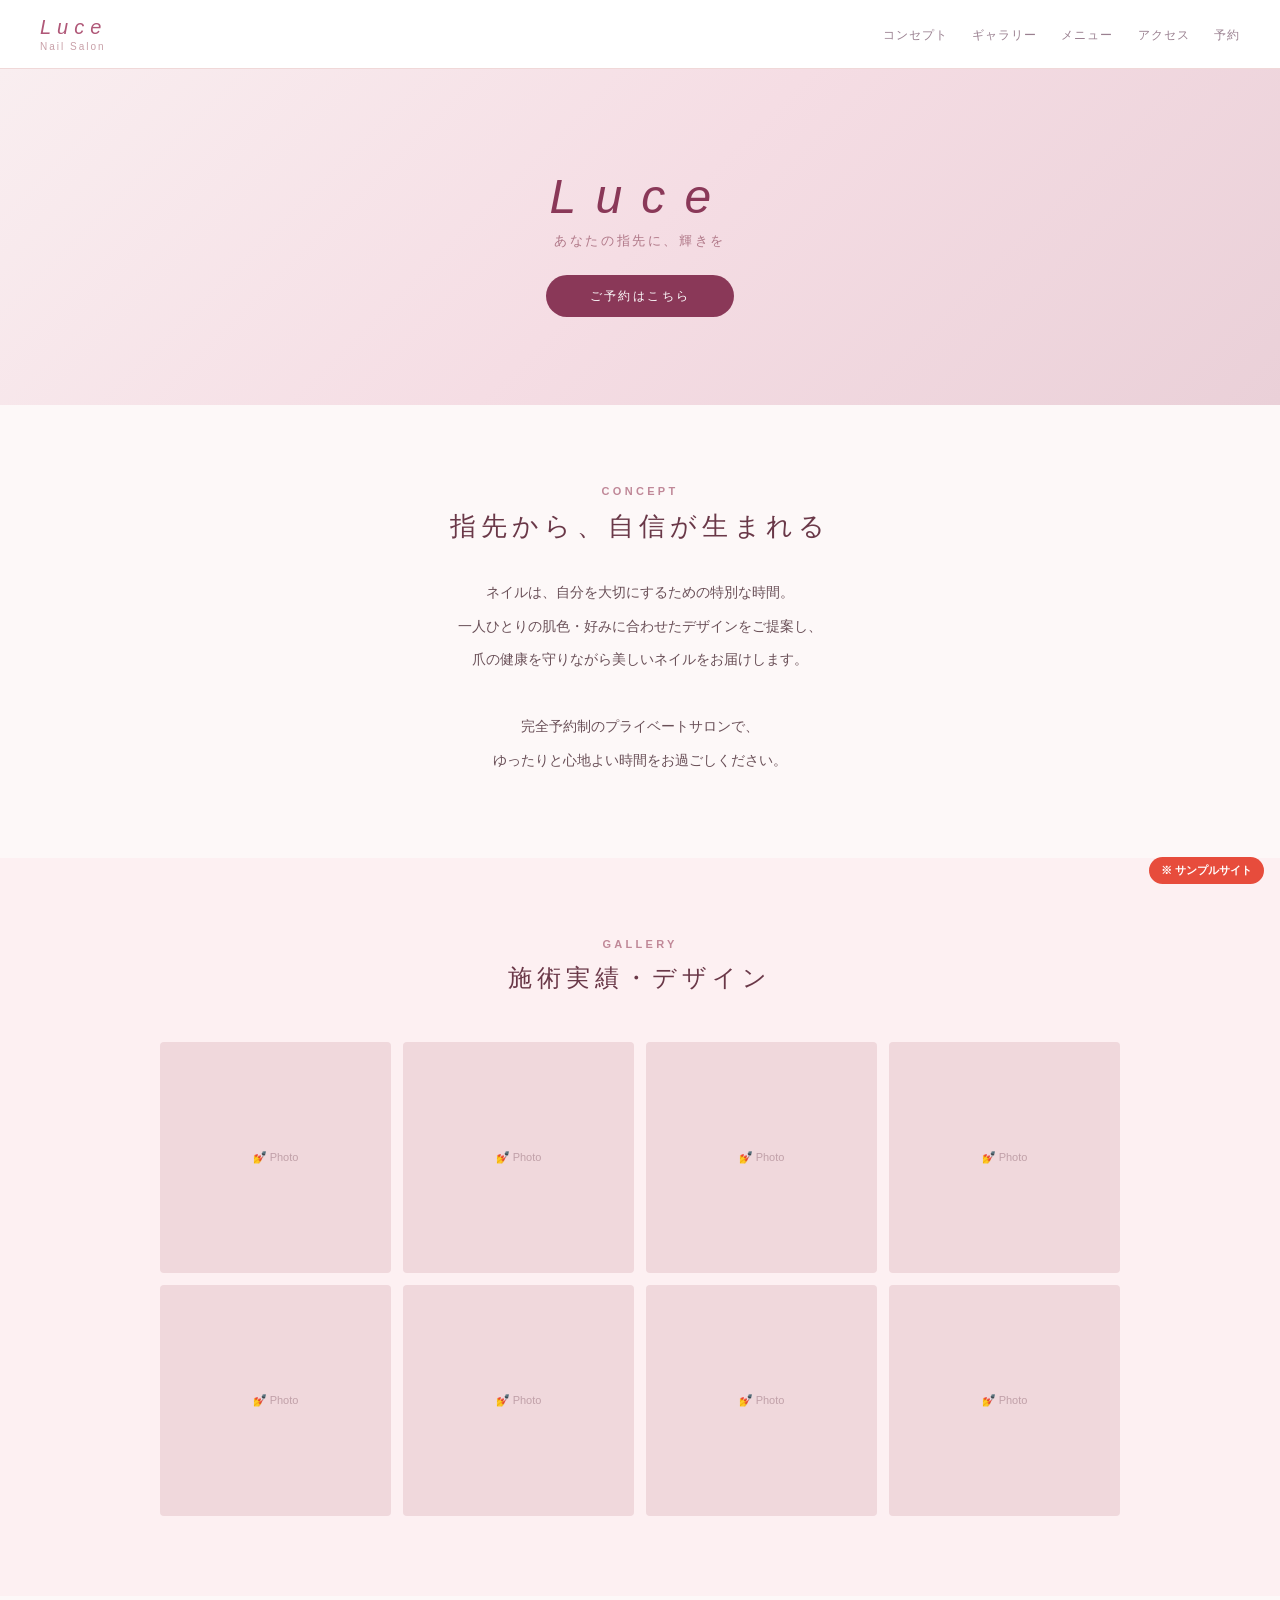
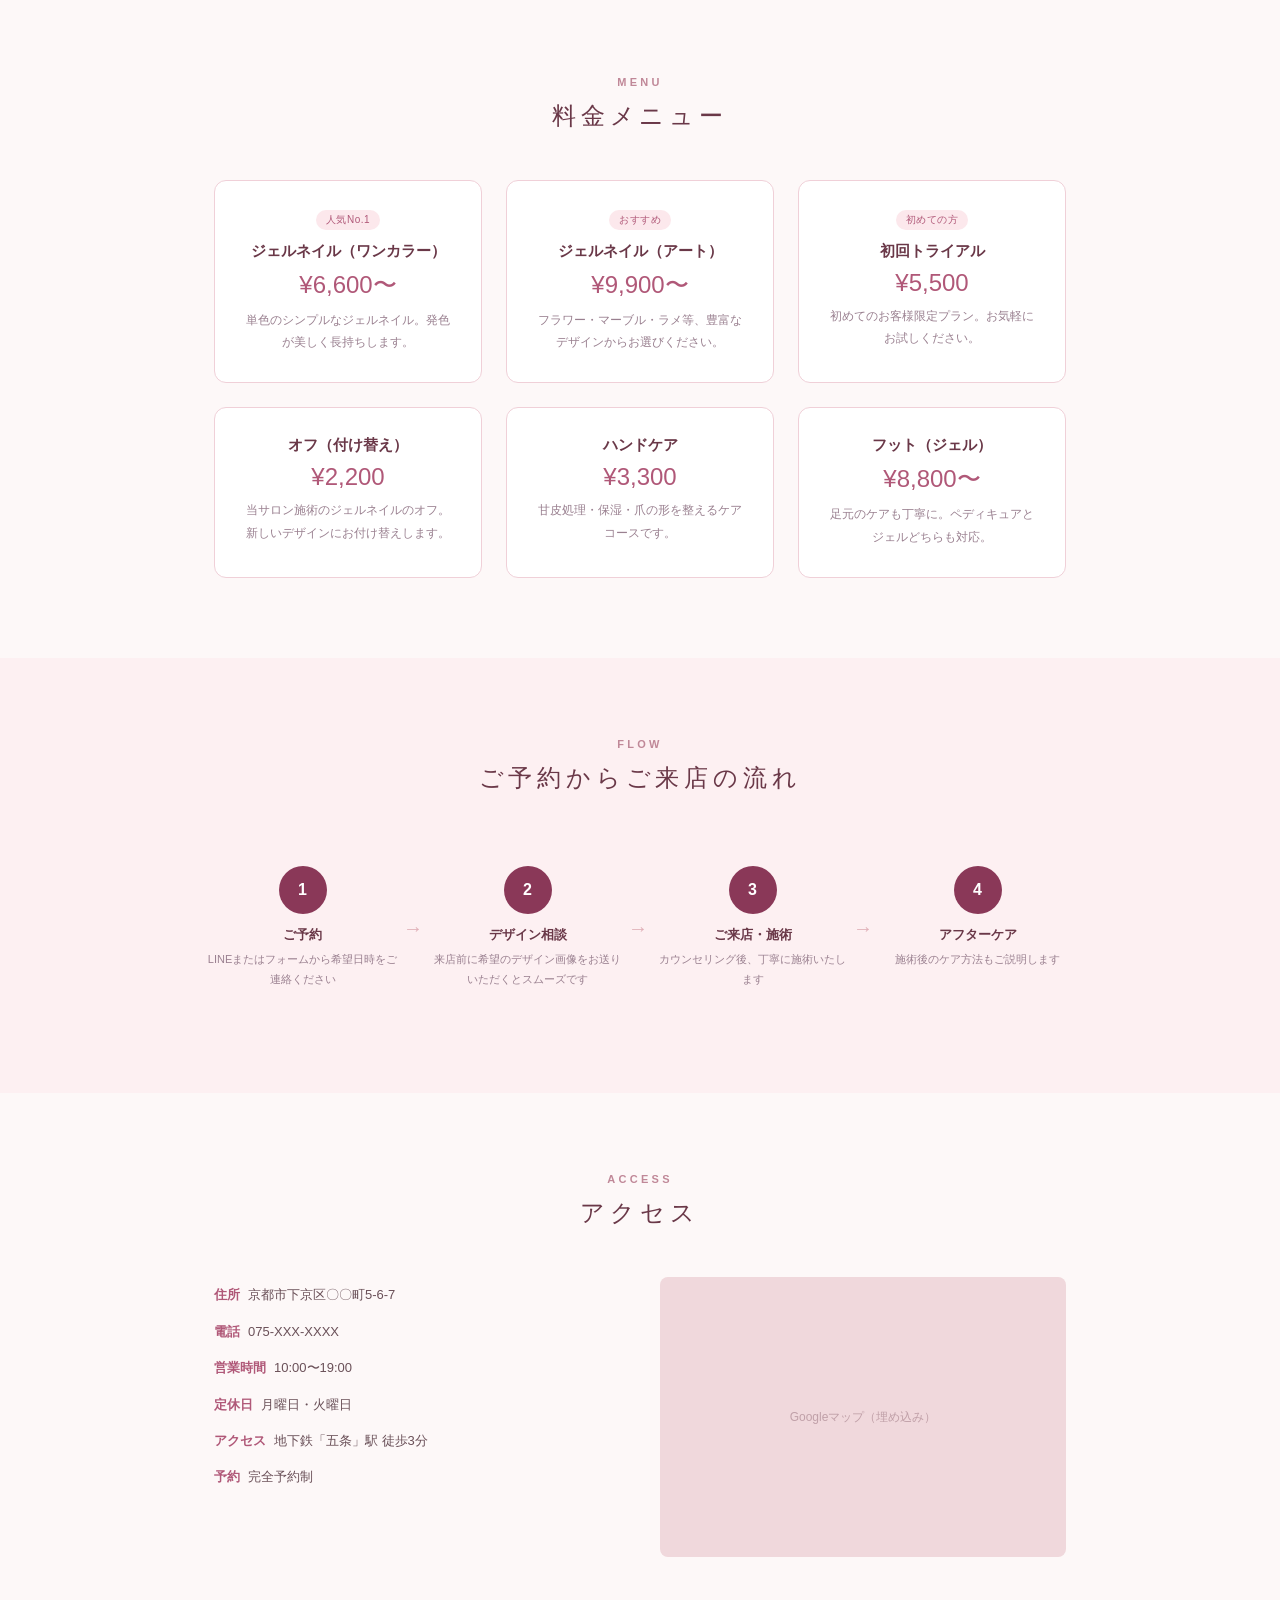
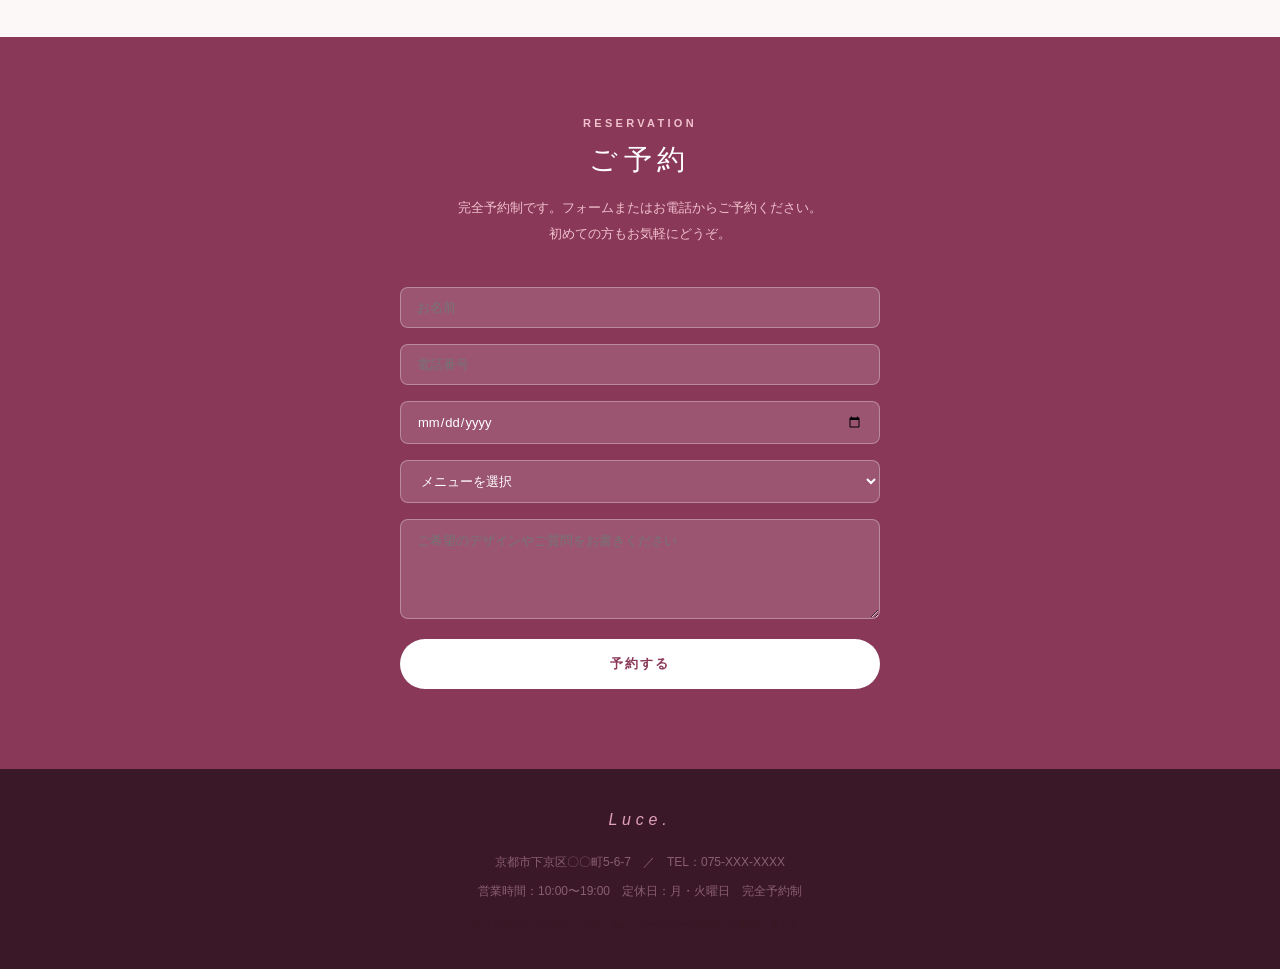
<file: demo/luce/index.html>
<!DOCTYPE html>
<html lang="ja">
<head>
<meta charset="UTF-8">
<meta name="viewport" content="width=device-width, initial-scale=1.0">
<title>Nail Salon Luce | 京都のネイルサロン</title>
<style>
*{box-sizing:border-box;margin:0;padding:0}
body{font-family:'Hiragino Kaku Gothic ProN','Noto Sans JP',sans-serif;color:#3a2a30;background:#fdf8f8}
a{text-decoration:none;color:inherit}
header{background:#fff;padding:16px 40px;display:flex;justify-content:space-between;align-items:center;border-bottom:1px solid #f0d8d8;position:sticky;top:0;z-index:100}
.logo{font-size:20px;letter-spacing:.3em;color:#b05878;font-weight:300;font-style:italic}
.logo small{display:block;font-size:10px;letter-spacing:.2em;color:#c8a0a8;font-style:normal;margin-top:2px}
nav a{font-size:12px;color:#9a8090;margin-left:20px;letter-spacing:.08em}
nav a:hover{color:#b05878}
.hero{background:linear-gradient(135deg,#f9eef0 0%,#f5dde4 50%,#ead0d8 100%);padding:100px 24px;text-align:center}
.hero h1{font-size:48px;font-weight:200;letter-spacing:.4em;color:#8a3858;margin-bottom:8px;font-style:italic}
.hero p{font-size:13px;letter-spacing:.2em;color:#b07888;margin-bottom:36px}
.hero .btn{background:#8a3858;color:#fff;padding:14px 44px;font-size:12px;letter-spacing:.2em;border-radius:30px}
.concept{max-width:720px;margin:0 auto;padding:80px 24px;text-align:center}
.concept h2{font-size:11px;letter-spacing:.3em;color:#c08898;margin-bottom:12px}
.concept h3{font-size:26px;font-weight:300;letter-spacing:.2em;margin-bottom:32px;color:#6a3848}
.concept p{line-height:2.4;font-size:14px;color:#6a5058}
.gallery{padding:80px 24px;background:#fdf0f2}
.gallery h2{font-size:11px;letter-spacing:.3em;color:#c08898;text-align:center;margin-bottom:12px}
.gallery h3{font-size:24px;font-weight:300;letter-spacing:.2em;text-align:center;margin-bottom:48px;color:#6a3848}
.gallery-grid{display:grid;grid-template-columns:repeat(4,1fr);gap:12px;max-width:960px;margin:0 auto}
.gallery-item{aspect-ratio:1;background:#f0d8dc;border-radius:4px;display:flex;align-items:center;justify-content:center;color:#c0a0a8;font-size:11px}
@media(max-width:600px){.gallery-grid{grid-template-columns:repeat(2,1fr)}}
.menu{padding:80px 24px;max-width:900px;margin:0 auto}
.menu h2{font-size:11px;letter-spacing:.3em;color:#c08898;text-align:center;margin-bottom:12px}
.menu h3{font-size:24px;font-weight:300;letter-spacing:.2em;text-align:center;margin-bottom:48px;color:#6a3848}
.menu-grid{display:grid;grid-template-columns:repeat(auto-fit,minmax(260px,1fr));gap:24px}
.menu-card{background:#fff;border-radius:12px;padding:28px;border:1px solid #f0d0d8;text-align:center}
.menu-card h4{font-size:15px;color:#6a3848;margin-bottom:8px;font-weight:700}
.menu-card .price{font-size:24px;color:#b05878;font-weight:200;margin-bottom:8px}
.menu-card p{font-size:12px;color:#9a8090;line-height:1.9}
.menu-card .tag{display:inline-block;background:#fce8ec;color:#b05878;font-size:10px;padding:3px 10px;border-radius:20px;margin-bottom:12px;letter-spacing:.05em}
.flow{background:#fdf0f2;padding:80px 24px}
.flow h2{font-size:11px;letter-spacing:.3em;color:#c08898;text-align:center;margin-bottom:12px}
.flow h3{font-size:24px;font-weight:300;letter-spacing:.2em;text-align:center;margin-bottom:48px;color:#6a3848}
.flow-steps{display:grid;grid-template-columns:repeat(auto-fit,minmax(180px,1fr));gap:0;max-width:900px;margin:0 auto}
.flow-step{text-align:center;padding:24px 16px;position:relative}
.flow-step:not(:last-child)::after{content:'→';position:absolute;right:-8px;top:50%;transform:translateY(-50%);color:#e0b0b8;font-size:20px}
.flow-num{width:48px;height:48px;background:#8a3858;color:#fff;border-radius:50%;display:flex;align-items:center;justify-content:center;font-size:16px;font-weight:700;margin:0 auto 12px}
.flow-step h4{font-size:13px;color:#6a3848;margin-bottom:6px;font-weight:700}
.flow-step p{font-size:11px;color:#9a8090;line-height:1.8}
.access{padding:80px 24px;max-width:900px;margin:0 auto}
.access h2{font-size:11px;letter-spacing:.3em;color:#c08898;text-align:center;margin-bottom:12px}
.access h3{font-size:24px;font-weight:300;letter-spacing:.2em;text-align:center;margin-bottom:48px;color:#6a3848}
.access-grid{display:grid;grid-template-columns:1fr 1fr;gap:40px}
.access-info p{line-height:2.8;font-size:13px;color:#6a5058}
.label{color:#b05878;font-weight:700;margin-right:8px}
.map{background:#f0d8dc;height:280px;border-radius:8px;display:flex;align-items:center;justify-content:center;color:#c0a0a8;font-size:12px}
@media(max-width:640px){.access-grid{grid-template-columns:1fr}}
.reserve{background:#8a3858;color:#fff;padding:80px 24px;text-align:center}
.reserve h2{font-size:11px;letter-spacing:.3em;color:#f0c0cc;margin-bottom:12px}
.reserve h3{font-size:28px;font-weight:200;letter-spacing:.2em;margin-bottom:16px}
.reserve p{font-size:13px;color:#f0c0cc;margin-bottom:40px;line-height:2}
form{max-width:480px;margin:0 auto;text-align:left}
form input,form select,form textarea{width:100%;border:1px solid rgba(255,255,255,.3);background:rgba(255,255,255,.15);padding:12px 16px;font-size:13px;font-family:inherit;margin-bottom:16px;border-radius:8px;color:#fff}
form textarea{height:100px;resize:vertical}
form button{width:100%;background:#fff;color:#8a3858;border:none;padding:16px;font-size:13px;letter-spacing:.15em;cursor:pointer;font-family:inherit;border-radius:30px;font-weight:700}
footer{background:#3a1828;color:#8a6070;padding:32px;text-align:center;font-size:12px;line-height:2.4}
footer .name{color:#e0a0b8;font-size:16px;letter-spacing:.3em;margin-bottom:8px;font-style:italic}
.sample-badge{position:fixed;bottom:16px;right:16px;background:#e74c3c;color:#fff;font-size:11px;padding:6px 12px;border-radius:20px;font-family:sans-serif;font-weight:700;z-index:999}
</style>
</head>
<body>
<div class="sample-badge">※ サンプルサイト</div>
<header>
  <div class="logo">Luce<small>Nail Salon</small></div>
  <nav>
    <a href="#concept">コンセプト</a>
    <a href="#gallery">ギャラリー</a>
    <a href="#menu">メニュー</a>
    <a href="#access">アクセス</a>
    <a href="#reserve">予約</a>
  </nav>
</header>

<section class="hero">
  <h1>Luce</h1>
  <p>あなたの指先に、輝きを</p>
  <a href="#reserve" class="btn">ご予約はこちら</a>
</section>

<section class="concept" id="concept">
  <h2>CONCEPT</h2>
  <h3>指先から、自信が生まれる</h3>
  <p>
    ネイルは、自分を大切にするための特別な時間。<br>
    一人ひとりの肌色・好みに合わせたデザインをご提案し、<br>
    爪の健康を守りながら美しいネイルをお届けします。<br><br>
    完全予約制のプライベートサロンで、<br>
    ゆったりと心地よい時間をお過ごしください。
  </p>
</section>

<section class="gallery" id="gallery">
  <h2>GALLERY</h2>
  <h3>施術実績・デザイン</h3>
  <div class="gallery-grid">
    <div class="gallery-item">💅 Photo</div>
    <div class="gallery-item">💅 Photo</div>
    <div class="gallery-item">💅 Photo</div>
    <div class="gallery-item">💅 Photo</div>
    <div class="gallery-item">💅 Photo</div>
    <div class="gallery-item">💅 Photo</div>
    <div class="gallery-item">💅 Photo</div>
    <div class="gallery-item">💅 Photo</div>
  </div>
</section>

<section class="menu" id="menu">
  <h2>MENU</h2>
  <h3>料金メニュー</h3>
  <div class="menu-grid">
    <div class="menu-card">
      <div class="tag">人気No.1</div>
      <h4>ジェルネイル（ワンカラー）</h4>
      <div class="price">¥6,600〜</div>
      <p>単色のシンプルなジェルネイル。発色が美しく長持ちします。</p>
    </div>
    <div class="menu-card">
      <div class="tag">おすすめ</div>
      <h4>ジェルネイル（アート）</h4>
      <div class="price">¥9,900〜</div>
      <p>フラワー・マーブル・ラメ等、豊富なデザインからお選びください。</p>
    </div>
    <div class="menu-card">
      <div class="tag">初めての方</div>
      <h4>初回トライアル</h4>
      <div class="price">¥5,500</div>
      <p>初めてのお客様限定プラン。お気軽にお試しください。</p>
    </div>
    <div class="menu-card">
      <h4>オフ（付け替え）</h4>
      <div class="price">¥2,200</div>
      <p>当サロン施術のジェルネイルのオフ。新しいデザインにお付け替えします。</p>
    </div>
    <div class="menu-card">
      <h4>ハンドケア</h4>
      <div class="price">¥3,300</div>
      <p>甘皮処理・保湿・爪の形を整えるケアコースです。</p>
    </div>
    <div class="menu-card">
      <h4>フット（ジェル）</h4>
      <div class="price">¥8,800〜</div>
      <p>足元のケアも丁寧に。ペディキュアとジェルどちらも対応。</p>
    </div>
  </div>
</section>

<section class="flow">
  <h2>FLOW</h2>
  <h3>ご予約からご来店の流れ</h3>
  <div class="flow-steps">
    <div class="flow-step">
      <div class="flow-num">1</div>
      <h4>ご予約</h4>
      <p>LINEまたはフォームから希望日時をご連絡ください</p>
    </div>
    <div class="flow-step">
      <div class="flow-num">2</div>
      <h4>デザイン相談</h4>
      <p>来店前に希望のデザイン画像をお送りいただくとスムーズです</p>
    </div>
    <div class="flow-step">
      <div class="flow-num">3</div>
      <h4>ご来店・施術</h4>
      <p>カウンセリング後、丁寧に施術いたします</p>
    </div>
    <div class="flow-step">
      <div class="flow-num">4</div>
      <h4>アフターケア</h4>
      <p>施術後のケア方法もご説明します</p>
    </div>
  </div>
</section>

<section class="access" id="access">
  <h2>ACCESS</h2>
  <h3>アクセス</h3>
  <div class="access-grid">
    <div class="access-info">
      <p><span class="label">住所</span>京都市下京区〇〇町5-6-7</p>
      <p><span class="label">電話</span>075-XXX-XXXX</p>
      <p><span class="label">営業時間</span>10:00〜19:00</p>
      <p><span class="label">定休日</span>月曜日・火曜日</p>
      <p><span class="label">アクセス</span>地下鉄「五条」駅 徒歩3分</p>
      <p><span class="label">予約</span>完全予約制</p>
    </div>
    <div class="map">Googleマップ（埋め込み）</div>
  </div>
</section>

<section class="reserve" id="reserve">
  <h2>RESERVATION</h2>
  <h3>ご予約</h3>
  <p>完全予約制です。フォームまたはお電話からご予約ください。<br>初めての方もお気軽にどうぞ。</p>
  <form>
    <input type="text" placeholder="お名前">
    <input type="tel" placeholder="電話番号">
    <input type="date">
    <select style="color:#fff">
      <option>メニューを選択</option>
      <option>ジェルネイル（ワンカラー）</option>
      <option>ジェルネイル（アート）</option>
      <option>初回トライアル</option>
      <option>ハンドケア</option>
      <option>フット</option>
    </select>
    <textarea placeholder="ご希望のデザインやご質問をお書きください"></textarea>
    <button type="submit">予約する</button>
  </form>
</section>

<footer>
  <div class="name">Luce.</div>
  京都市下京区〇〇町5-6-7　／　TEL：075-XXX-XXXX<br>
  営業時間：10:00〜19:00　定休日：月・火曜日　完全予約制<br>
  <small style="color:#3a1820;margin-top:8px;display:block">※ これはサンプルサイトです。ten.（ホームページ制作）が制作しました。</small>
</footer>
</body>
</html>
</file>
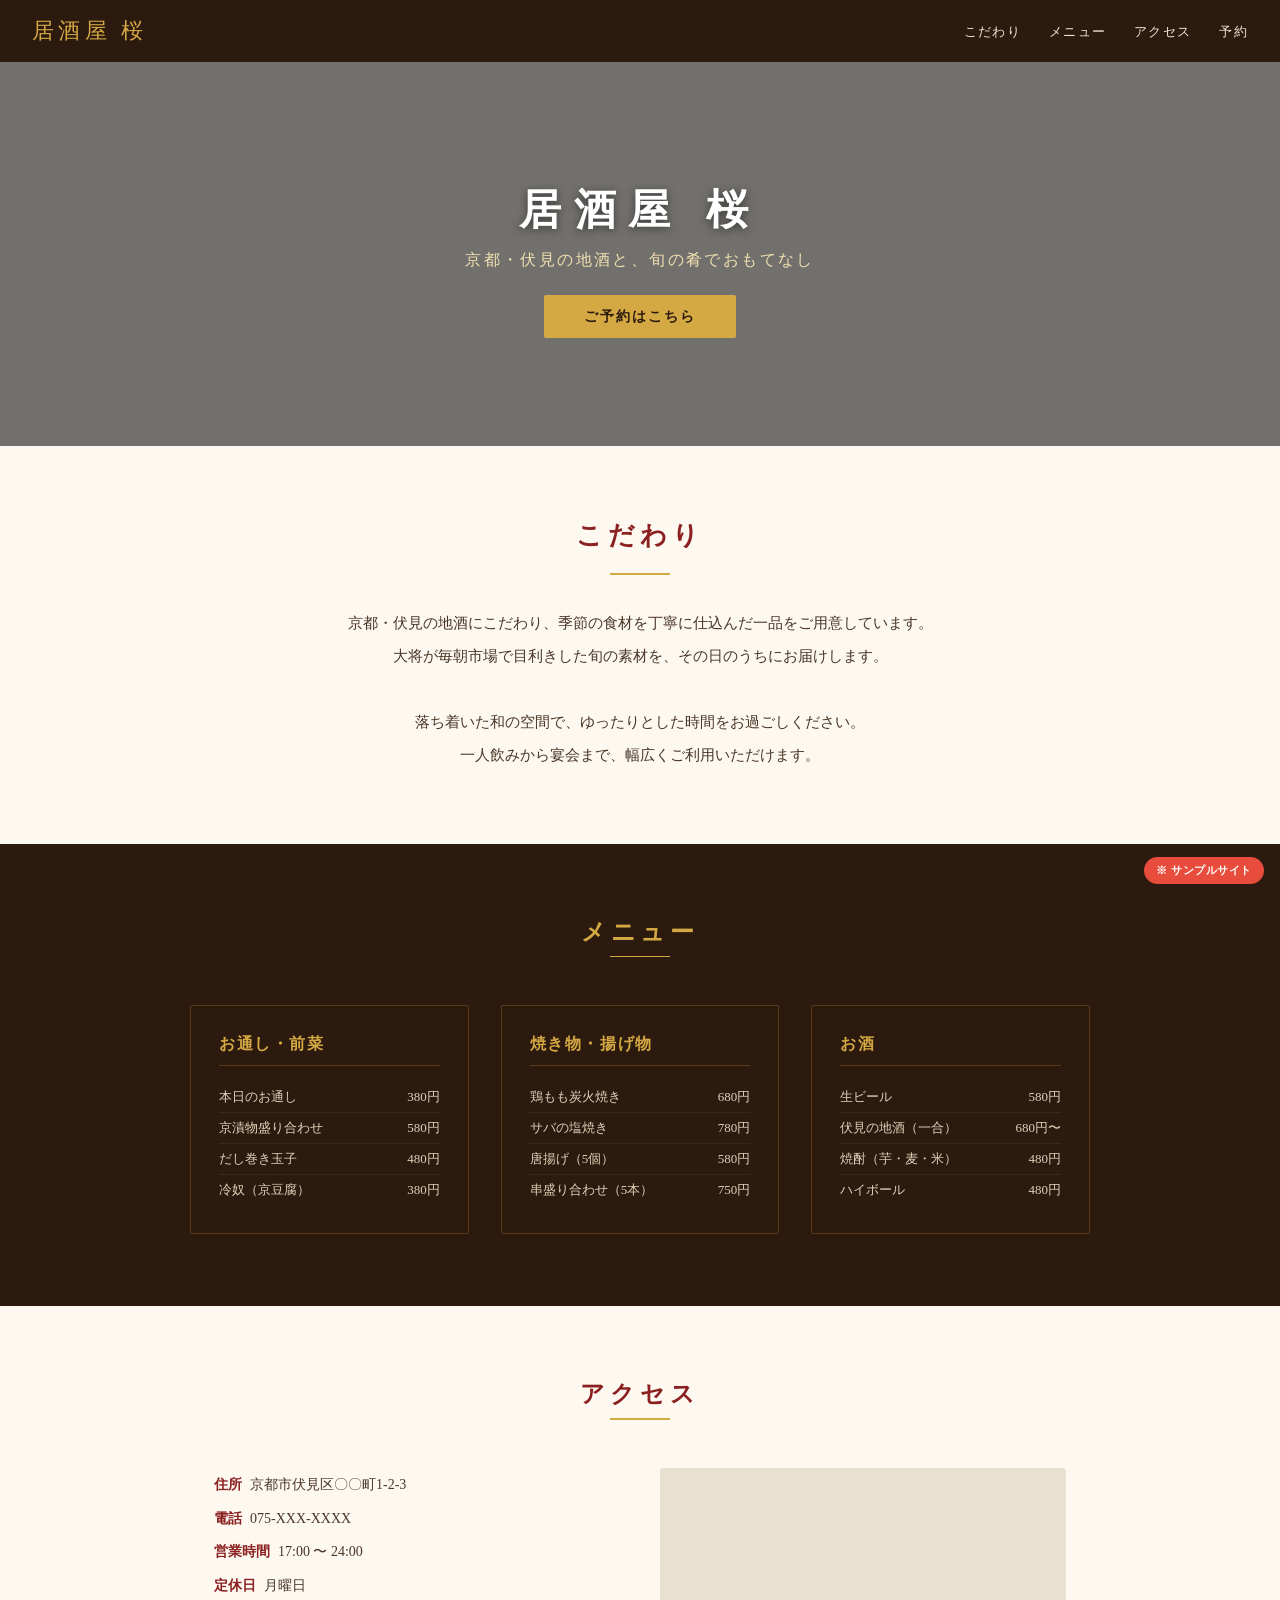
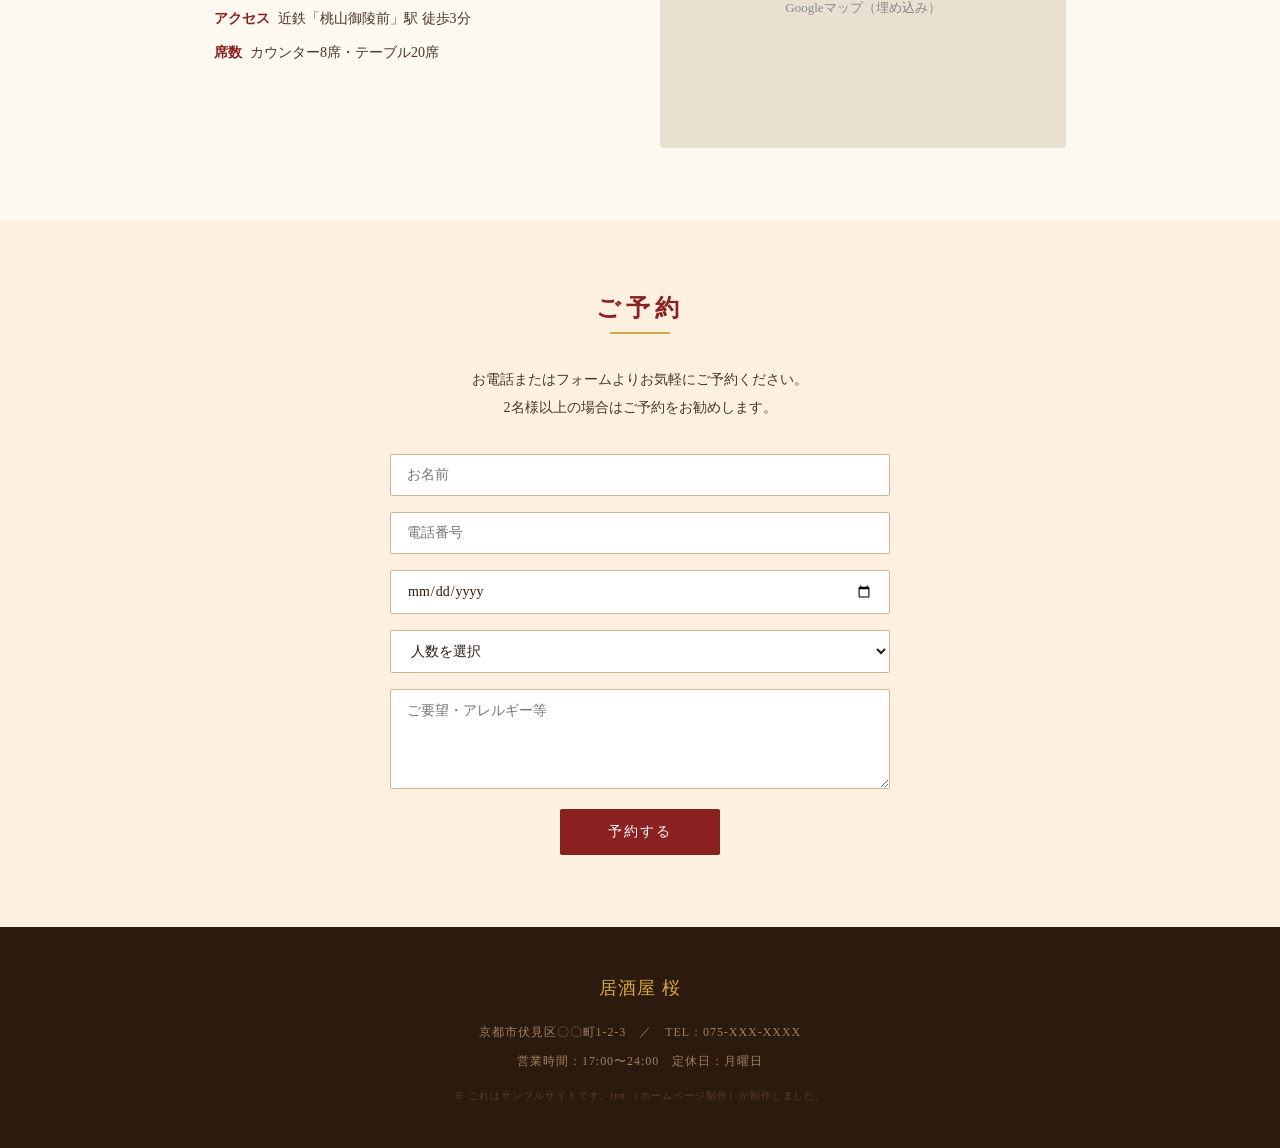
<file: demo/sakura/index.html>
<!DOCTYPE html>
<html lang="ja">
<head>
<meta charset="UTF-8">
<meta name="viewport" content="width=device-width, initial-scale=1.0">
<title>居酒屋 桜 | 京都・伏見の地酒と旬の肴</title>
<style>
*{box-sizing:border-box;margin:0;padding:0}
body{font-family:'Hiragino Mincho ProN','Yu Mincho',serif;color:#2c1a0e;background:#fdf8f0}
a{text-decoration:none;color:inherit}
/* Header */
header{background:#2c1a0e;padding:16px 32px;display:flex;justify-content:space-between;align-items:center;position:sticky;top:0;z-index:100}
.logo{color:#d4a843;font-size:22px;letter-spacing:.2em}
nav a{color:#f0e8d8;font-size:13px;margin-left:24px;letter-spacing:.1em}
nav a:hover{color:#d4a843}
/* Hero */
.hero{background:linear-gradient(rgba(0,0,0,.55),rgba(0,0,0,.55)),url('https://images.unsplash.com/photo-1517248135467-4c7edcad34c4?w=1400') center/cover;color:#fff;text-align:center;padding:120px 24px}
.hero h1{font-size:42px;letter-spacing:.3em;margin-bottom:12px;text-shadow:0 2px 8px rgba(0,0,0,.5)}
.hero p{font-size:16px;letter-spacing:.15em;color:#f0e0b0;margin-bottom:36px}
.hero .btn{background:#d4a843;color:#2c1a0e;padding:14px 40px;font-size:14px;letter-spacing:.15em;border-radius:2px;font-weight:700}
/* Concept */
.concept{max-width:800px;margin:0 auto;padding:72px 24px;text-align:center}
.concept h2{font-size:26px;letter-spacing:.2em;margin-bottom:20px;color:#8b2020}
.concept .divider{width:60px;height:2px;background:#d4a843;margin:0 auto 32px}
.concept p{line-height:2.2;font-size:15px;color:#4a3728}
/* Menu */
.menu{background:#2c1a0e;padding:72px 24px;color:#f0e8d8}
.menu h2{text-align:center;font-size:24px;letter-spacing:.2em;color:#d4a843;margin-bottom:8px}
.menu .divider{width:60px;height:1px;background:#d4a843;margin:0 auto 48px}
.menu-grid{display:grid;grid-template-columns:repeat(auto-fit,minmax(260px,1fr));gap:32px;max-width:900px;margin:0 auto}
.menu-card{border:1px solid #5a3a1a;padding:28px;border-radius:2px}
.menu-card h3{color:#d4a843;font-size:16px;letter-spacing:.1em;margin-bottom:16px;padding-bottom:10px;border-bottom:1px solid #5a3a1a}
.menu-item{display:flex;justify-content:space-between;font-size:13px;padding:6px 0;border-bottom:1px dotted #4a3020;color:#e0d0b8}
.menu-item:last-child{border-bottom:none}
/* Access */
.access{padding:72px 24px;max-width:900px;margin:0 auto}
.access h2{text-align:center;font-size:24px;letter-spacing:.2em;color:#8b2020;margin-bottom:8px}
.access .divider{width:60px;height:2px;background:#d4a843;margin:0 auto 48px}
.access-grid{display:grid;grid-template-columns:1fr 1fr;gap:40px;align-items:start}
.access-info p{line-height:2.4;font-size:14px;color:#4a3728}
.access-info .label{font-weight:700;color:#8b2020;margin-right:8px}
.map{background:#e8e0d0;height:280px;border-radius:4px;display:flex;align-items:center;justify-content:center;color:#888;font-size:13px}
@media(max-width:640px){.access-grid{grid-template-columns:1fr}}
/* Reserve */
.reserve{background:#fdf0e0;padding:72px 24px;text-align:center}
.reserve h2{font-size:24px;letter-spacing:.2em;color:#8b2020;margin-bottom:8px}
.reserve .divider{width:60px;height:2px;background:#d4a843;margin:0 auto 32px}
.reserve p{font-size:14px;color:#4a3728;margin-bottom:32px;line-height:2}
form{max-width:500px;margin:0 auto}
form input,form select,form textarea{width:100%;border:1px solid #c8b898;background:#fff;padding:12px 16px;font-size:14px;font-family:inherit;margin-bottom:16px;border-radius:2px;color:#2c1a0e}
form textarea{height:100px;resize:vertical}
form button{background:#8b2020;color:#fff;border:none;padding:14px 48px;font-size:14px;letter-spacing:.15em;cursor:pointer;border-radius:2px;font-family:inherit}
/* Footer */
footer{background:#2c1a0e;color:#a08060;padding:40px 24px;text-align:center;font-size:12px;line-height:2.4;letter-spacing:.08em}
footer .name{color:#d4a843;font-size:18px;margin-bottom:8px}
.sample-badge{position:fixed;bottom:16px;right:16px;background:#e74c3c;color:#fff;font-size:11px;padding:6px 12px;border-radius:20px;font-family:sans-serif;font-weight:700;z-index:999;letter-spacing:.05em}
</style>
</head>
<body>
<div class="sample-badge">※ サンプルサイト</div>
<header>
  <div class="logo">居酒屋 桜</div>
  <nav>
    <a href="#concept">こだわり</a>
    <a href="#menu">メニュー</a>
    <a href="#access">アクセス</a>
    <a href="#reserve">予約</a>
  </nav>
</header>

<section class="hero">
  <h1>居酒屋 桜</h1>
  <p>京都・伏見の地酒と、旬の肴でおもてなし</p>
  <a href="#reserve" class="btn">ご予約はこちら</a>
</section>

<section class="concept" id="concept">
  <h2>こだわり</h2>
  <div class="divider"></div>
  <p>
    京都・伏見の地酒にこだわり、季節の食材を丁寧に仕込んだ一品をご用意しています。<br>
    大将が毎朝市場で目利きした旬の素材を、その日のうちにお届けします。<br><br>
    落ち着いた和の空間で、ゆったりとした時間をお過ごしください。<br>
    一人飲みから宴会まで、幅広くご利用いただけます。
  </p>
</section>

<section class="menu" id="menu">
  <h2>メニュー</h2>
  <div class="divider"></div>
  <div class="menu-grid">
    <div class="menu-card">
      <h3>お通し・前菜</h3>
      <div class="menu-item"><span>本日のお通し</span><span>380円</span></div>
      <div class="menu-item"><span>京漬物盛り合わせ</span><span>580円</span></div>
      <div class="menu-item"><span>だし巻き玉子</span><span>480円</span></div>
      <div class="menu-item"><span>冷奴（京豆腐）</span><span>380円</span></div>
    </div>
    <div class="menu-card">
      <h3>焼き物・揚げ物</h3>
      <div class="menu-item"><span>鶏もも炭火焼き</span><span>680円</span></div>
      <div class="menu-item"><span>サバの塩焼き</span><span>780円</span></div>
      <div class="menu-item"><span>唐揚げ（5個）</span><span>580円</span></div>
      <div class="menu-item"><span>串盛り合わせ（5本）</span><span>750円</span></div>
    </div>
    <div class="menu-card">
      <h3>お酒</h3>
      <div class="menu-item"><span>生ビール</span><span>580円</span></div>
      <div class="menu-item"><span>伏見の地酒（一合）</span><span>680円〜</span></div>
      <div class="menu-item"><span>焼酎（芋・麦・米）</span><span>480円</span></div>
      <div class="menu-item"><span>ハイボール</span><span>480円</span></div>
    </div>
  </div>
</section>

<section class="access" id="access">
  <h2>アクセス</h2>
  <div class="divider"></div>
  <div class="access-grid">
    <div class="access-info">
      <p><span class="label">住所</span>京都市伏見区〇〇町1-2-3</p>
      <p><span class="label">電話</span>075-XXX-XXXX</p>
      <p><span class="label">営業時間</span>17:00 〜 24:00</p>
      <p><span class="label">定休日</span>月曜日</p>
      <p><span class="label">アクセス</span>近鉄「桃山御陵前」駅 徒歩3分</p>
      <p><span class="label">席数</span>カウンター8席・テーブル20席</p>
    </div>
    <div class="map">Googleマップ（埋め込み）</div>
  </div>
</section>

<section class="reserve" id="reserve">
  <h2>ご予約</h2>
  <div class="divider"></div>
  <p>お電話またはフォームよりお気軽にご予約ください。<br>2名様以上の場合はご予約をお勧めします。</p>
  <form>
    <input type="text" placeholder="お名前">
    <input type="tel" placeholder="電話番号">
    <input type="date">
    <select>
      <option>人数を選択</option>
      <option>1名</option><option>2名</option><option>3〜4名</option><option>5名以上</option>
    </select>
    <textarea placeholder="ご要望・アレルギー等"></textarea>
    <button type="submit">予約する</button>
  </form>
</section>

<footer>
  <div class="name">居酒屋 桜</div>
  京都市伏見区〇〇町1-2-3　／　TEL：075-XXX-XXXX<br>
  営業時間：17:00〜24:00　定休日：月曜日<br>
  <small style="color:#5a4030;margin-top:8px;display:block">※ これはサンプルサイトです。ten.（ホームページ制作）が制作しました。</small>
</footer>
</body>
</html>
</file>
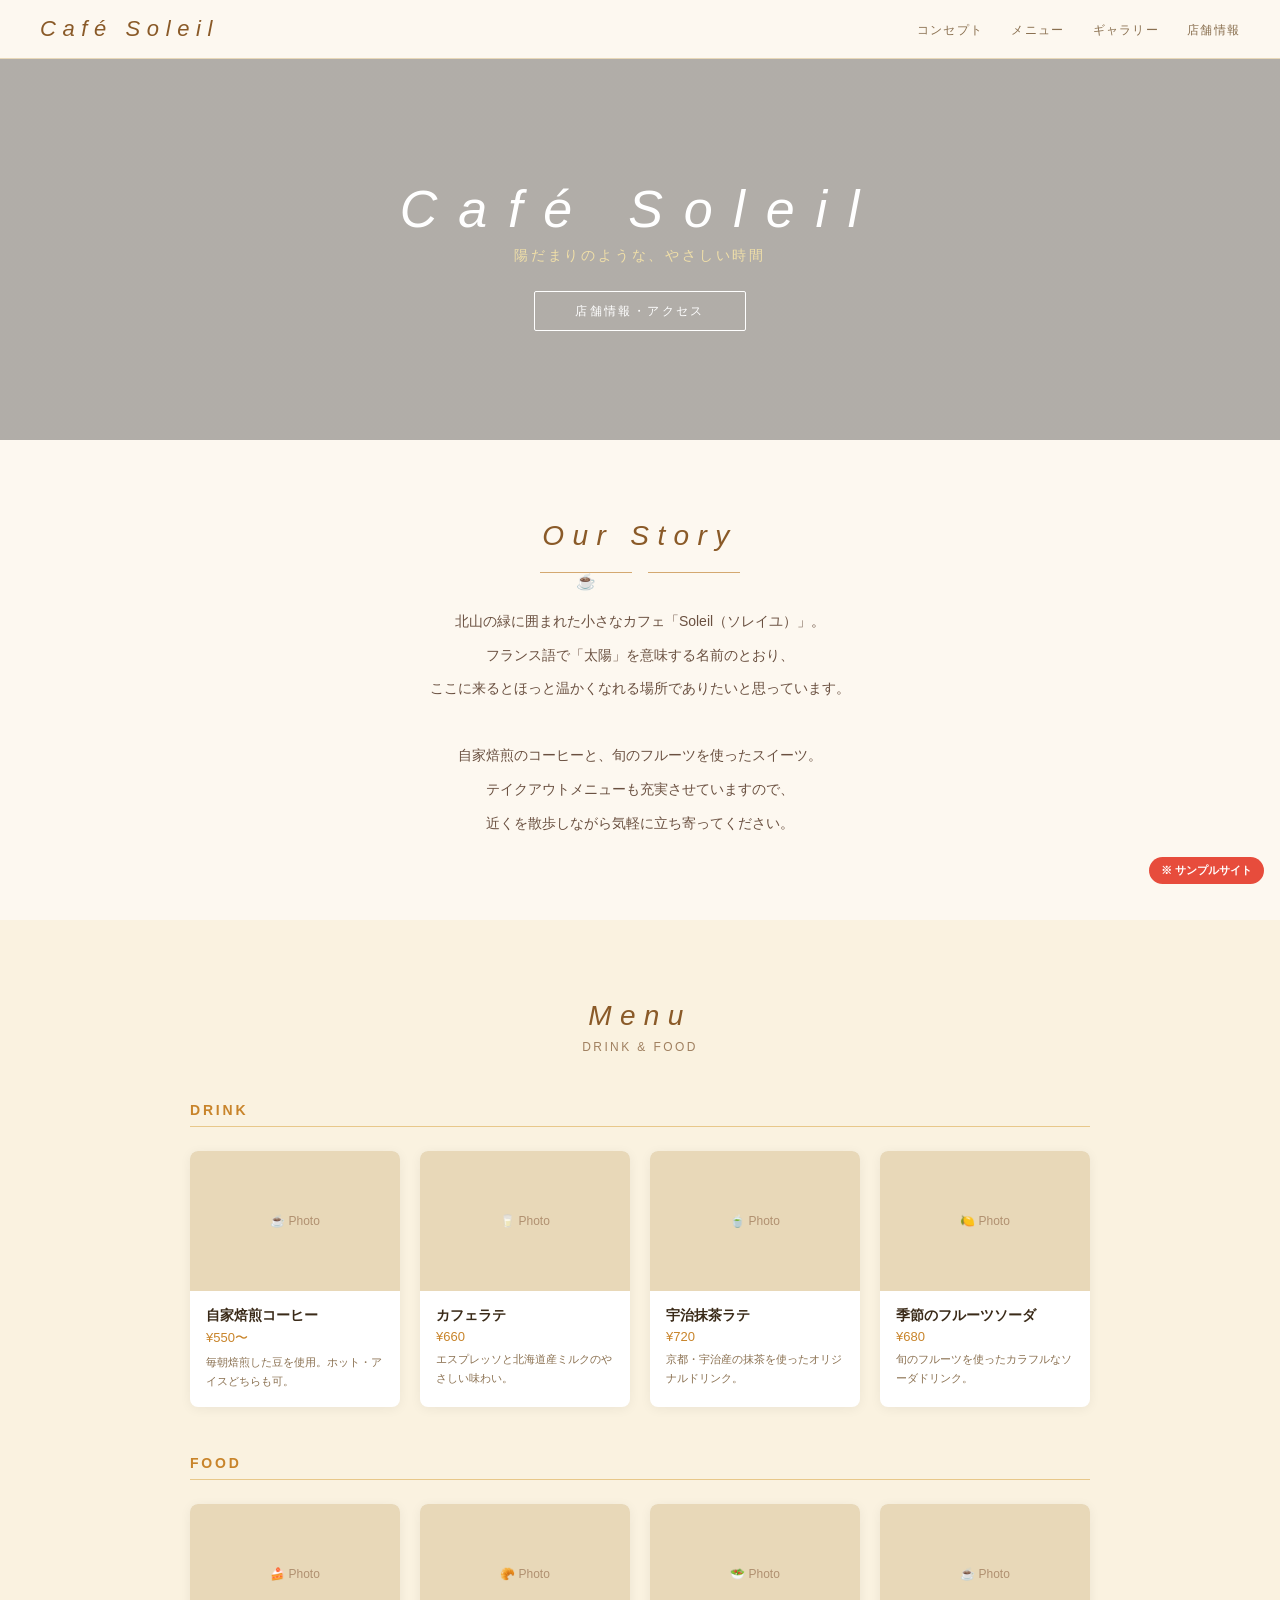
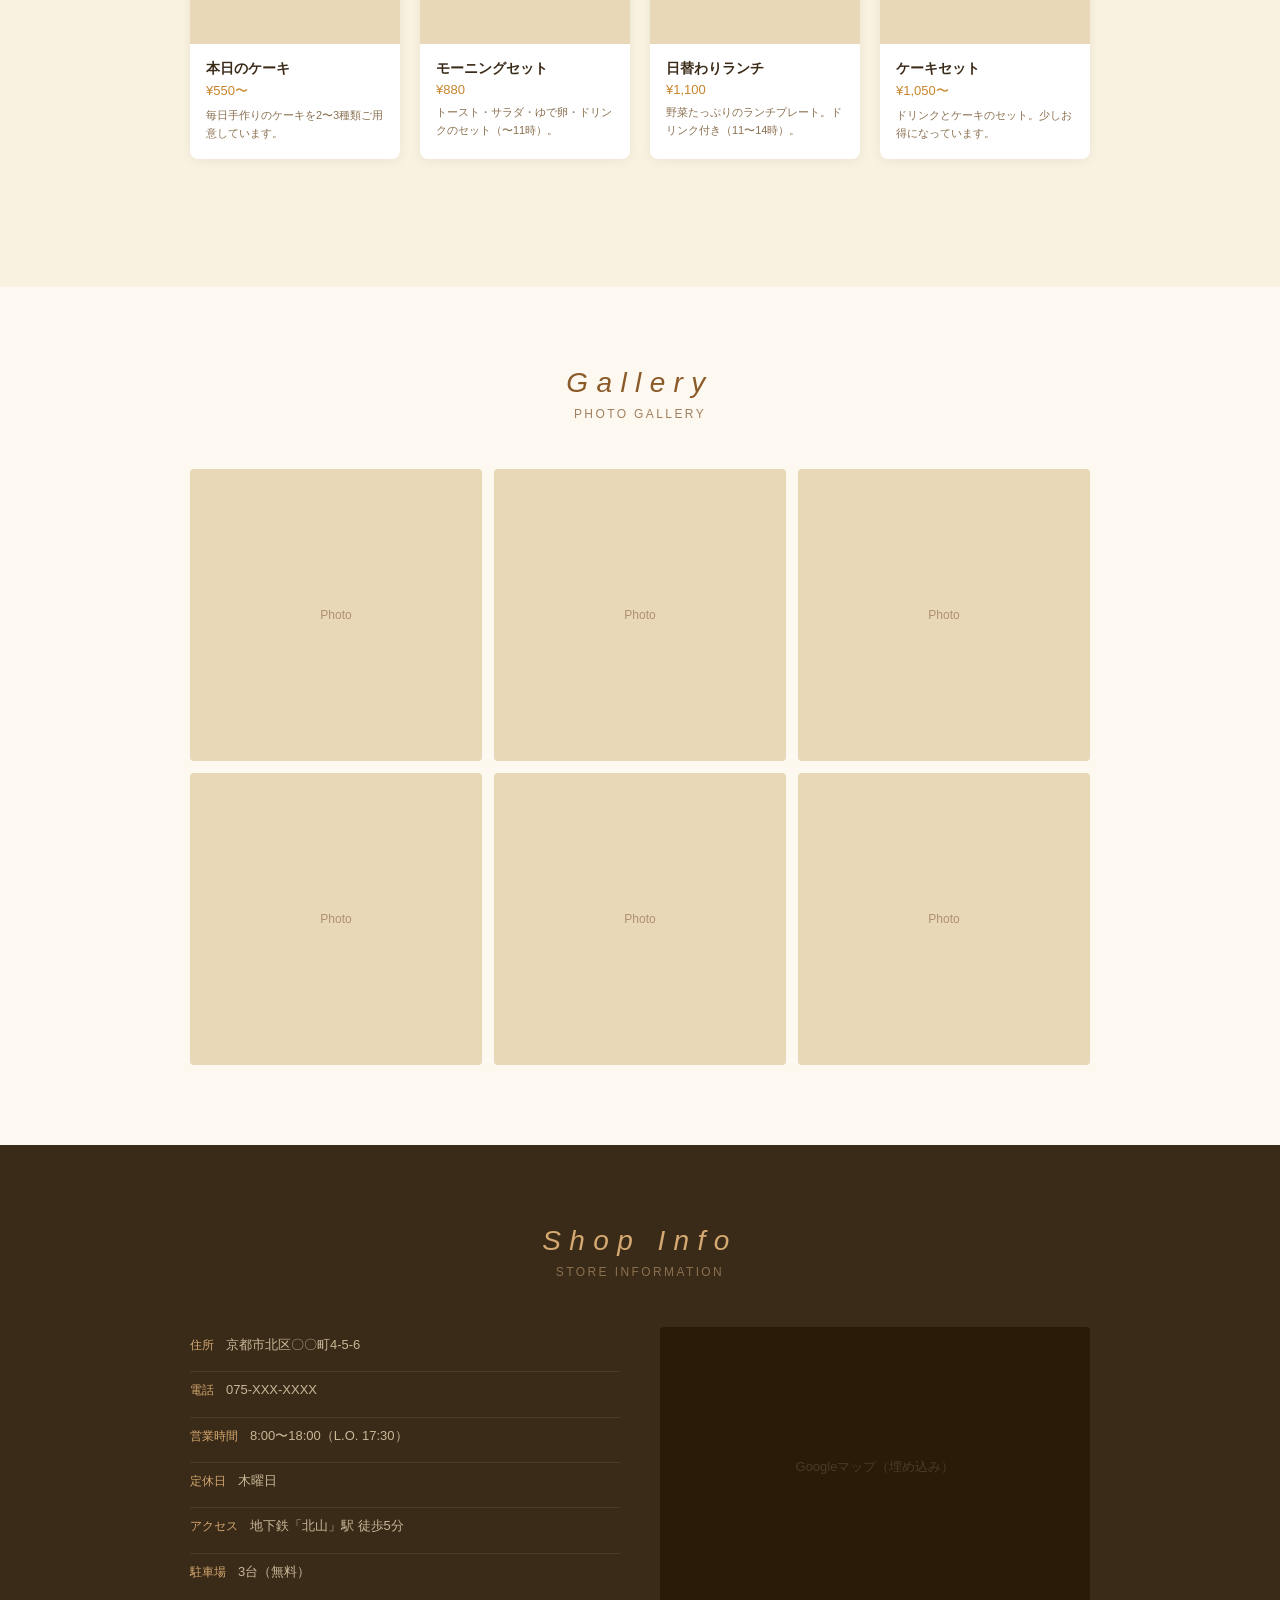
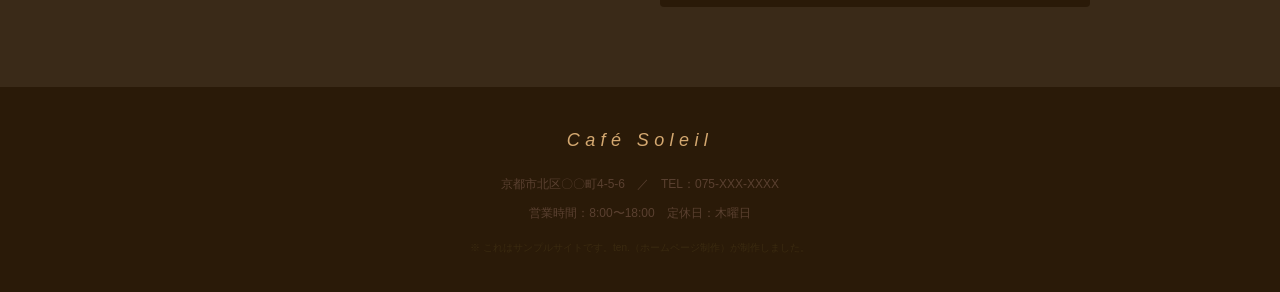
<file: demo/soleil/index.html>
<!DOCTYPE html>
<html lang="ja">
<head>
<meta charset="UTF-8">
<meta name="viewport" content="width=device-width, initial-scale=1.0">
<title>Café Soleil | 京都・北山のカフェ</title>
<style>
*{box-sizing:border-box;margin:0;padding:0}
body{font-family:'Hiragino Kaku Gothic ProN','Noto Sans JP',sans-serif;color:#3a2a18;background:#fdf8f0}
a{text-decoration:none;color:inherit}
header{background:rgba(253,248,240,.95);padding:16px 40px;display:flex;justify-content:space-between;align-items:center;border-bottom:1px solid #e8d8b8;position:sticky;top:0;z-index:100;backdrop-filter:blur(4px)}
.logo{font-size:22px;letter-spacing:.3em;color:#8a5a28;font-weight:300;font-style:italic}
nav a{font-size:12px;color:#8a7050;margin-left:24px;letter-spacing:.1em}
nav a:hover{color:#c8842a}
.hero{background:linear-gradient(rgba(0,0,0,.3),rgba(0,0,0,.3)),url('https://images.unsplash.com/photo-1495474472287-4d71bcdd2085?w=1400') center/cover;color:#fff;padding:120px 24px;text-align:center}
.hero h1{font-size:52px;font-weight:200;letter-spacing:.4em;margin-bottom:8px;font-style:italic}
.hero p{font-size:14px;letter-spacing:.2em;color:#f0dfa8;margin-bottom:36px}
.hero .btn{border:1px solid #fff;color:#fff;padding:12px 40px;font-size:12px;letter-spacing:.2em;border-radius:2px}
.hero .btn:hover{background:#fff;color:#3a2a18}
.concept{max-width:700px;margin:0 auto;padding:80px 24px;text-align:center}
.concept h2{font-size:28px;font-weight:200;letter-spacing:.3em;color:#8a5a28;margin-bottom:20px;font-style:italic}
.divider{display:flex;align-items:center;gap:16px;margin:0 auto 32px;width:200px}
.divider::before,.divider::after{content:'';flex:1;height:1px;background:#d4a870}
.divider::before{content:'☕'}
.concept p{line-height:2.4;font-size:14px;color:#6a5040}
.menu{padding:80px 24px;background:#faf2e0}
.menu h2{font-size:28px;font-weight:200;letter-spacing:.3em;color:#8a5a28;text-align:center;margin-bottom:8px;font-style:italic}
.menu-sub{text-align:center;font-size:12px;letter-spacing:.2em;color:#a08060;margin-bottom:48px}
.menu-section{max-width:900px;margin:0 auto 48px}
.menu-section h3{font-size:14px;letter-spacing:.2em;color:#c8842a;border-bottom:1px solid #e8c88a;padding-bottom:8px;margin-bottom:24px}
.menu-grid{display:grid;grid-template-columns:repeat(auto-fill,minmax(200px,1fr));gap:20px}
.menu-card{background:#fff;border-radius:8px;overflow:hidden;box-shadow:0 2px 12px rgba(0,0,0,.06)}
.menu-card-img{height:140px;background:#e8d8b8;display:flex;align-items:center;justify-content:center;color:#b09070;font-size:12px}
.menu-card-body{padding:16px}
.menu-card h4{font-size:14px;color:#3a2a18;margin-bottom:4px}
.menu-card .price{font-size:13px;color:#c8842a}
.menu-card p{font-size:11px;color:#8a7050;margin-top:6px;line-height:1.7}
.gallery{padding:80px 24px}
.gallery h2{font-size:28px;font-weight:200;letter-spacing:.3em;color:#8a5a28;text-align:center;margin-bottom:8px;font-style:italic}
.gallery-sub{text-align:center;font-size:12px;letter-spacing:.2em;color:#a08060;margin-bottom:48px}
.gallery-grid{display:grid;grid-template-columns:repeat(3,1fr);gap:12px;max-width:900px;margin:0 auto}
.gallery-item{background:#e8d8b8;aspect-ratio:1;border-radius:4px;display:flex;align-items:center;justify-content:center;color:#b09070;font-size:12px}
@media(max-width:600px){.gallery-grid{grid-template-columns:repeat(2,1fr)}}
.info{background:#3a2a18;color:#f0e8d8;padding:80px 24px}
.info h2{font-size:28px;font-weight:200;letter-spacing:.3em;color:#d4a870;text-align:center;margin-bottom:8px;font-style:italic}
.info-sub{text-align:center;font-size:12px;letter-spacing:.2em;color:#8a7050;margin-bottom:48px}
.info-grid{display:grid;grid-template-columns:1fr 1fr;gap:40px;max-width:900px;margin:0 auto}
.info-table p{line-height:2.8;font-size:13px;color:#c8b898;border-bottom:1px solid #4a3a28;padding:0 0 8px}
.info-table p:last-child{border-bottom:none}
.label{color:#d4a870;margin-right:12px;font-size:12px}
.map{background:#2a1a08;height:280px;border-radius:4px;display:flex;align-items:center;justify-content:center;color:#4a3a28;font-size:13px}
@media(max-width:640px){.info-grid{grid-template-columns:1fr}}
footer{background:#2a1a08;color:#5a4030;padding:32px;text-align:center;font-size:12px;line-height:2.4}
footer .name{color:#d4a870;font-size:18px;letter-spacing:.3em;margin-bottom:8px;font-style:italic;font-weight:200}
.sample-badge{position:fixed;bottom:16px;right:16px;background:#e74c3c;color:#fff;font-size:11px;padding:6px 12px;border-radius:20px;font-family:sans-serif;font-weight:700;z-index:999}
</style>
</head>
<body>
<div class="sample-badge">※ サンプルサイト</div>
<header>
  <div class="logo">Café Soleil</div>
  <nav>
    <a href="#concept">コンセプト</a>
    <a href="#menu">メニュー</a>
    <a href="#gallery">ギャラリー</a>
    <a href="#info">店舗情報</a>
  </nav>
</header>

<section class="hero">
  <h1>Café Soleil</h1>
  <p>陽だまりのような、やさしい時間</p>
  <a href="#info" class="btn">店舗情報・アクセス</a>
</section>

<section class="concept" id="concept">
  <h2>Our Story</h2>
  <div class="divider"></div>
  <p>
    北山の緑に囲まれた小さなカフェ「Soleil（ソレイユ）」。<br>
    フランス語で「太陽」を意味する名前のとおり、<br>
    ここに来るとほっと温かくなれる場所でありたいと思っています。<br><br>
    自家焙煎のコーヒーと、旬のフルーツを使ったスイーツ。<br>
    テイクアウトメニューも充実させていますので、<br>
    近くを散歩しながら気軽に立ち寄ってください。
  </p>
</section>

<section class="menu" id="menu">
  <h2>Menu</h2>
  <div class="menu-sub">DRINK & FOOD</div>
  <div class="menu-section">
    <h3>DRINK</h3>
    <div class="menu-grid">
      <div class="menu-card">
        <div class="menu-card-img">☕ Photo</div>
        <div class="menu-card-body">
          <h4>自家焙煎コーヒー</h4>
          <div class="price">¥550〜</div>
          <p>毎朝焙煎した豆を使用。ホット・アイスどちらも可。</p>
        </div>
      </div>
      <div class="menu-card">
        <div class="menu-card-img">🥛 Photo</div>
        <div class="menu-card-body">
          <h4>カフェラテ</h4>
          <div class="price">¥660</div>
          <p>エスプレッソと北海道産ミルクのやさしい味わい。</p>
        </div>
      </div>
      <div class="menu-card">
        <div class="menu-card-img">🍵 Photo</div>
        <div class="menu-card-body">
          <h4>宇治抹茶ラテ</h4>
          <div class="price">¥720</div>
          <p>京都・宇治産の抹茶を使ったオリジナルドリンク。</p>
        </div>
      </div>
      <div class="menu-card">
        <div class="menu-card-img">🍋 Photo</div>
        <div class="menu-card-body">
          <h4>季節のフルーツソーダ</h4>
          <div class="price">¥680</div>
          <p>旬のフルーツを使ったカラフルなソーダドリンク。</p>
        </div>
      </div>
    </div>
  </div>
  <div class="menu-section">
    <h3>FOOD</h3>
    <div class="menu-grid">
      <div class="menu-card">
        <div class="menu-card-img">🍰 Photo</div>
        <div class="menu-card-body">
          <h4>本日のケーキ</h4>
          <div class="price">¥550〜</div>
          <p>毎日手作りのケーキを2〜3種類ご用意しています。</p>
        </div>
      </div>
      <div class="menu-card">
        <div class="menu-card-img">🥐 Photo</div>
        <div class="menu-card-body">
          <h4>モーニングセット</h4>
          <div class="price">¥880</div>
          <p>トースト・サラダ・ゆで卵・ドリンクのセット（〜11時）。</p>
        </div>
      </div>
      <div class="menu-card">
        <div class="menu-card-img">🥗 Photo</div>
        <div class="menu-card-body">
          <h4>日替わりランチ</h4>
          <div class="price">¥1,100</div>
          <p>野菜たっぷりのランチプレート。ドリンク付き（11〜14時）。</p>
        </div>
      </div>
      <div class="menu-card">
        <div class="menu-card-img">☕ Photo</div>
        <div class="menu-card-body">
          <h4>ケーキセット</h4>
          <div class="price">¥1,050〜</div>
          <p>ドリンクとケーキのセット。少しお得になっています。</p>
        </div>
      </div>
    </div>
  </div>
</section>

<section class="gallery" id="gallery">
  <h2>Gallery</h2>
  <div class="gallery-sub">PHOTO GALLERY</div>
  <div class="gallery-grid">
    <div class="gallery-item">Photo</div>
    <div class="gallery-item">Photo</div>
    <div class="gallery-item">Photo</div>
    <div class="gallery-item">Photo</div>
    <div class="gallery-item">Photo</div>
    <div class="gallery-item">Photo</div>
  </div>
</section>

<section class="info" id="info">
  <h2>Shop Info</h2>
  <div class="info-sub">STORE INFORMATION</div>
  <div class="info-grid">
    <div class="info-table">
      <p><span class="label">住所</span>京都市北区〇〇町4-5-6</p>
      <p><span class="label">電話</span>075-XXX-XXXX</p>
      <p><span class="label">営業時間</span>8:00〜18:00（L.O. 17:30）</p>
      <p><span class="label">定休日</span>木曜日</p>
      <p><span class="label">アクセス</span>地下鉄「北山」駅 徒歩5分</p>
      <p><span class="label">駐車場</span>3台（無料）</p>
    </div>
    <div class="map">Googleマップ（埋め込み）</div>
  </div>
</section>

<footer>
  <div class="name">Café Soleil</div>
  京都市北区〇〇町4-5-6　／　TEL：075-XXX-XXXX<br>
  営業時間：8:00〜18:00　定休日：木曜日<br>
  <small style="color:#3a2a10;margin-top:8px;display:block">※ これはサンプルサイトです。ten.（ホームページ制作）が制作しました。</small>
</footer>
</body>
</html>
</file>
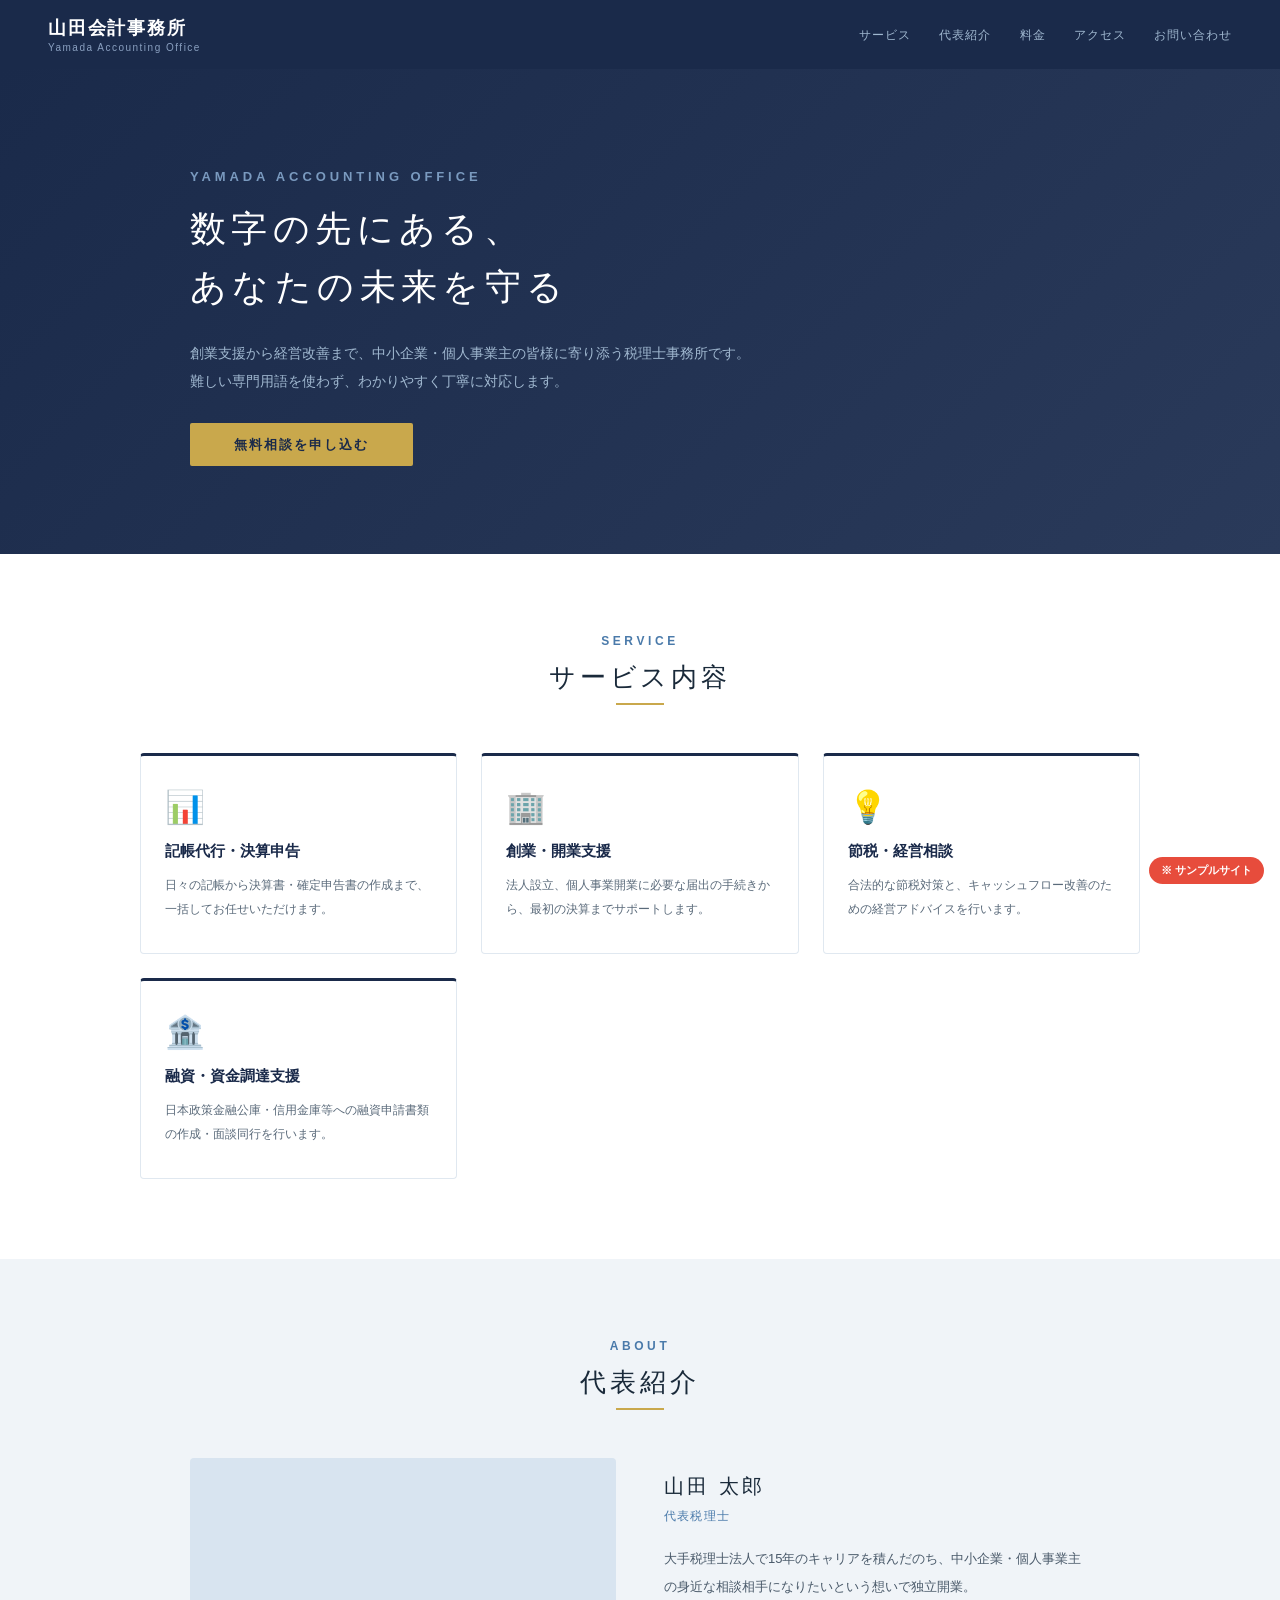
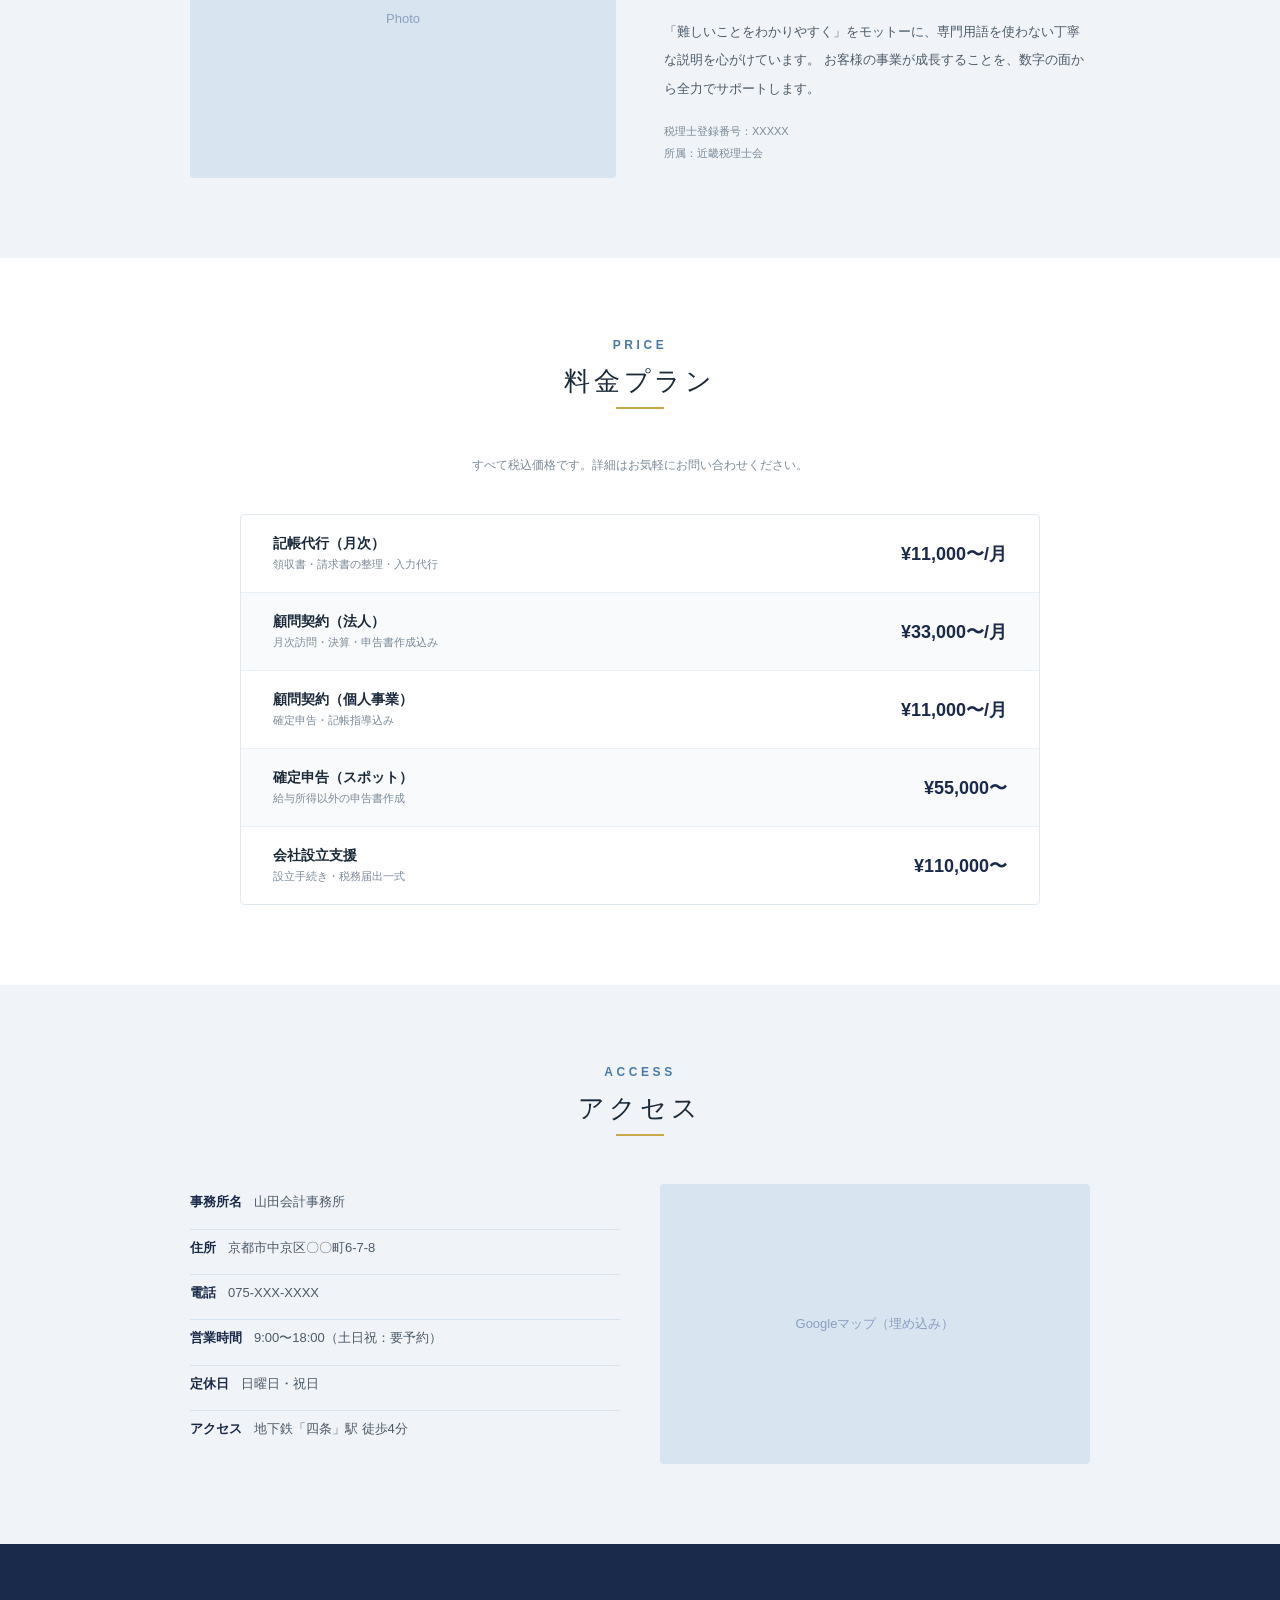
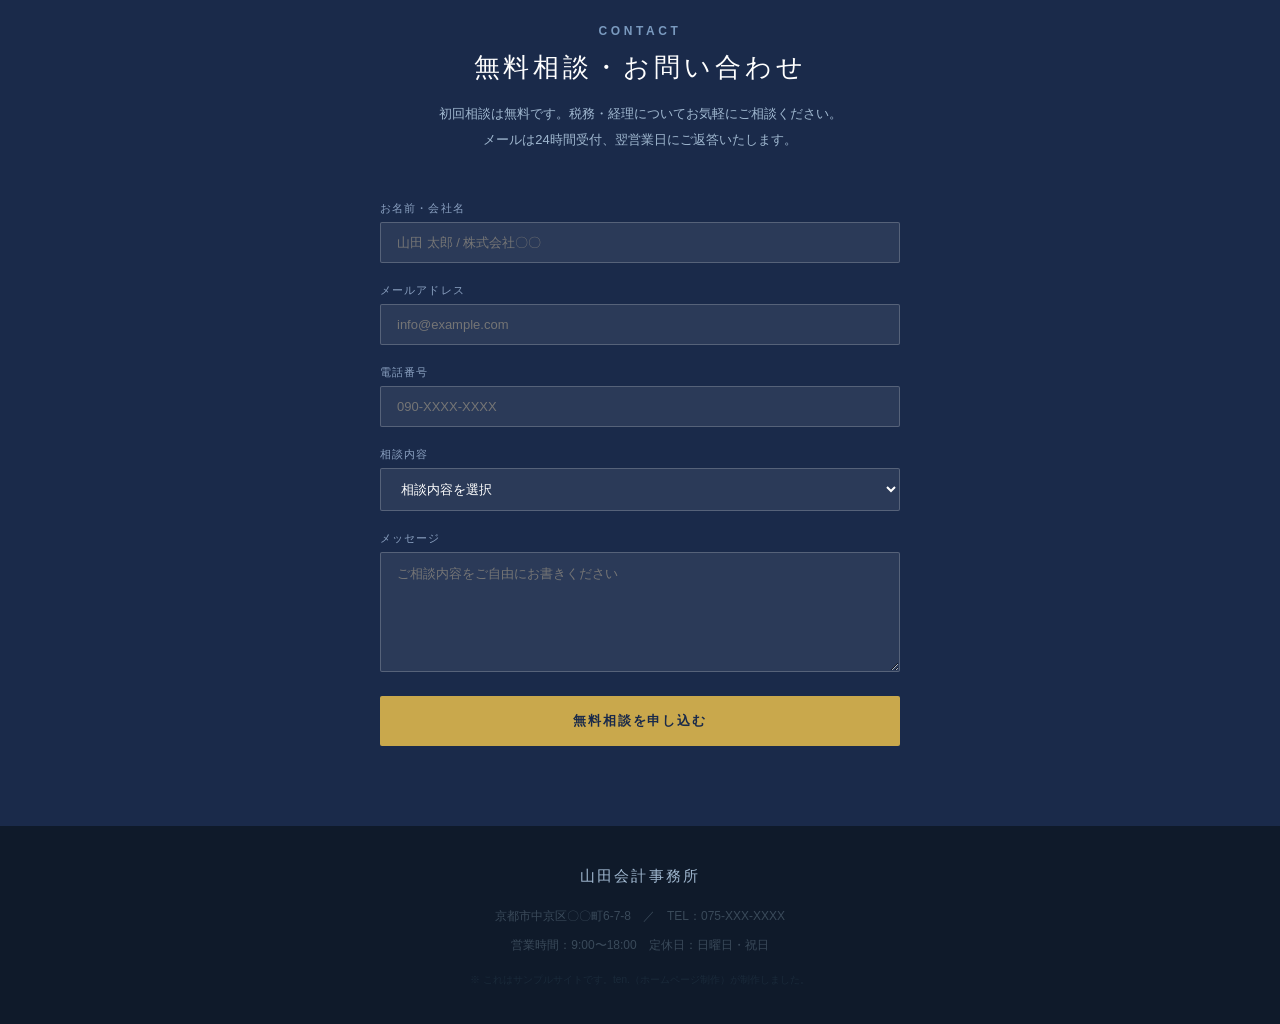
<file: demo/yamada/index.html>
<!DOCTYPE html>
<html lang="ja">
<head>
<meta charset="UTF-8">
<meta name="viewport" content="width=device-width, initial-scale=1.0">
<title>山田会計事務所 | 京都の税理士事務所</title>
<style>
*{box-sizing:border-box;margin:0;padding:0}
body{font-family:'Hiragino Kaku Gothic ProN','Noto Sans JP',sans-serif;color:#1a2a3a;background:#f5f7fa}
a{text-decoration:none;color:inherit}
header{background:#1a2a4a;padding:16px 48px;display:flex;justify-content:space-between;align-items:center;position:sticky;top:0;z-index:100}
.logo{color:#fff}
.logo h1{font-size:18px;letter-spacing:.1em;font-weight:700}
.logo small{font-size:10px;color:#8aa0c0;letter-spacing:.15em;display:block;margin-top:2px}
nav a{color:#a0b8d0;font-size:12px;margin-left:24px;letter-spacing:.08em}
nav a:hover{color:#fff}
.hero{background:linear-gradient(135deg,#1a2a4a 0%,#2a3a5a 100%);color:#fff;padding:100px 48px}
.hero-inner{max-width:900px;margin:0 auto}
.hero h2{font-size:13px;letter-spacing:.3em;color:#7a9abf;margin-bottom:16px}
.hero h1{font-size:36px;font-weight:300;letter-spacing:.15em;line-height:1.6;margin-bottom:24px}
.hero p{font-size:14px;color:#a0b8d0;line-height:2;margin-bottom:40px;max-width:560px}
.hero .btn{background:#c9a84c;color:#1a2a4a;padding:14px 44px;font-size:13px;letter-spacing:.15em;border-radius:2px;font-weight:700}
.service{padding:80px 48px;background:#fff}
.service h2{font-size:12px;letter-spacing:.3em;color:#4a7aaa;text-align:center;margin-bottom:12px}
.service h3{font-size:26px;font-weight:300;letter-spacing:.15em;text-align:center;margin-bottom:8px;color:#1a2a3a}
.divider{width:48px;height:2px;background:#c9a84c;margin:0 auto 48px}
.service-grid{display:grid;grid-template-columns:repeat(auto-fit,minmax(240px,1fr));gap:24px;max-width:1000px;margin:0 auto}
.service-card{border:1px solid #e0e8f0;border-radius:4px;padding:32px 24px;border-top:3px solid #1a2a4a}
.service-card .icon{font-size:32px;margin-bottom:16px}
.service-card h4{font-size:15px;font-weight:700;color:#1a2a4a;margin-bottom:12px}
.service-card p{font-size:12px;color:#5a6a7a;line-height:2}
.about{background:#f0f4f8;padding:80px 48px}
.about h2{font-size:12px;letter-spacing:.3em;color:#4a7aaa;text-align:center;margin-bottom:12px}
.about h3{font-size:26px;font-weight:300;letter-spacing:.15em;text-align:center;margin-bottom:8px;color:#1a2a3a}
.about .divider{width:48px;height:2px;background:#c9a84c;margin:0 auto 48px}
.about-grid{display:grid;grid-template-columns:1fr 1fr;gap:48px;max-width:900px;margin:0 auto;align-items:center}
.about-img{background:#d8e4f0;height:320px;border-radius:4px;display:flex;align-items:center;justify-content:center;color:#8aa0c0;font-size:13px}
.about-text h4{font-size:20px;font-weight:300;letter-spacing:.15em;margin-bottom:8px;color:#1a2a3a}
.about-text .title{font-size:12px;color:#4a7aaa;margin-bottom:20px;letter-spacing:.1em}
.about-text p{font-size:13px;color:#4a5a6a;line-height:2.2;margin-bottom:16px}
.about-text .qualification{font-size:11px;color:#7a8a9a;line-height:2}
@media(max-width:640px){.about-grid{grid-template-columns:1fr}}
.price{padding:80px 48px;background:#fff}
.price h2{font-size:12px;letter-spacing:.3em;color:#4a7aaa;text-align:center;margin-bottom:12px}
.price h3{font-size:26px;font-weight:300;letter-spacing:.15em;text-align:center;margin-bottom:8px;color:#1a2a3a}
.price .divider{width:48px;height:2px;background:#c9a84c;margin:0 auto 48px}
.price-note{text-align:center;font-size:12px;color:#7a8a9a;margin-bottom:40px}
.price-table{max-width:800px;margin:0 auto;border:1px solid #e0e8f0;border-radius:4px;overflow:hidden}
.price-row{display:grid;grid-template-columns:1fr auto;align-items:center;padding:20px 32px;border-bottom:1px solid #e8f0f8}
.price-row:last-child{border-bottom:none}
.price-row:nth-child(even){background:#f8fafc}
.price-row h4{font-size:14px;color:#1a2a3a;font-weight:700}
.price-row p{font-size:11px;color:#7a8a9a;margin-top:4px}
.price-row .amt{font-size:18px;color:#1a2a4a;font-weight:700;text-align:right;white-space:nowrap;padding-left:24px}
.access{background:#f0f4f8;padding:80px 48px}
.access h2{font-size:12px;letter-spacing:.3em;color:#4a7aaa;text-align:center;margin-bottom:12px}
.access h3{font-size:26px;font-weight:300;letter-spacing:.15em;text-align:center;margin-bottom:8px;color:#1a2a3a}
.access .divider{width:48px;height:2px;background:#c9a84c;margin:0 auto 48px}
.access-grid{display:grid;grid-template-columns:1fr 1fr;gap:40px;max-width:900px;margin:0 auto}
.access-info p{line-height:2.8;font-size:13px;color:#4a5a6a;border-bottom:1px solid #d8e4f0;padding-bottom:8px}
.access-info p:last-child{border-bottom:none}
.label{color:#1a2a4a;font-weight:700;margin-right:12px}
.map{background:#d8e4f0;height:280px;border-radius:4px;display:flex;align-items:center;justify-content:center;color:#8aa0c0;font-size:13px}
@media(max-width:640px){.access-grid{grid-template-columns:1fr}}
.contact{background:#1a2a4a;color:#fff;padding:80px 48px;text-align:center}
.contact h2{font-size:12px;letter-spacing:.3em;color:#7a9abf;margin-bottom:12px}
.contact h3{font-size:26px;font-weight:300;letter-spacing:.15em;margin-bottom:16px}
.contact p{font-size:13px;color:#a0b8d0;margin-bottom:48px;line-height:2}
form{max-width:520px;margin:0 auto;text-align:left}
form label{font-size:11px;letter-spacing:.1em;color:#8aa0c0;display:block;margin-bottom:6px}
form input,form select,form textarea{width:100%;border:1px solid rgba(255,255,255,.2);background:rgba(255,255,255,.08);padding:12px 16px;font-size:13px;font-family:inherit;margin-bottom:20px;border-radius:2px;color:#fff}
form textarea{height:120px;resize:vertical}
form button{width:100%;background:#c9a84c;color:#1a2a4a;border:none;padding:16px;font-size:13px;letter-spacing:.15em;cursor:pointer;font-family:inherit;border-radius:2px;font-weight:700}
footer{background:#0f1a2a;color:#3a4a5a;padding:32px;text-align:center;font-size:12px;line-height:2.4}
footer .name{color:#a0b8d0;font-size:15px;letter-spacing:.15em;margin-bottom:8px}
.sample-badge{position:fixed;bottom:16px;right:16px;background:#e74c3c;color:#fff;font-size:11px;padding:6px 12px;border-radius:20px;font-family:sans-serif;font-weight:700;z-index:999}
</style>
</head>
<body>
<div class="sample-badge">※ サンプルサイト</div>
<header>
  <div class="logo">
    <h1>山田会計事務所</h1>
    <small>Yamada Accounting Office</small>
  </div>
  <nav>
    <a href="#service">サービス</a>
    <a href="#about">代表紹介</a>
    <a href="#price">料金</a>
    <a href="#access">アクセス</a>
    <a href="#contact">お問い合わせ</a>
  </nav>
</header>

<section class="hero">
  <div class="hero-inner">
    <h2>YAMADA ACCOUNTING OFFICE</h2>
    <h1>数字の先にある、<br>あなたの未来を守る</h1>
    <p>
      創業支援から経営改善まで、中小企業・個人事業主の皆様に寄り添う税理士事務所です。<br>
      難しい専門用語を使わず、わかりやすく丁寧に対応します。
    </p>
    <a href="#contact" class="btn">無料相談を申し込む</a>
  </div>
</section>

<section class="service" id="service">
  <h2>SERVICE</h2>
  <h3>サービス内容</h3>
  <div class="divider"></div>
  <div class="service-grid">
    <div class="service-card">
      <div class="icon">📊</div>
      <h4>記帳代行・決算申告</h4>
      <p>日々の記帳から決算書・確定申告書の作成まで、一括してお任せいただけます。</p>
    </div>
    <div class="service-card">
      <div class="icon">🏢</div>
      <h4>創業・開業支援</h4>
      <p>法人設立、個人事業開業に必要な届出の手続きから、最初の決算までサポートします。</p>
    </div>
    <div class="service-card">
      <div class="icon">💡</div>
      <h4>節税・経営相談</h4>
      <p>合法的な節税対策と、キャッシュフロー改善のための経営アドバイスを行います。</p>
    </div>
    <div class="service-card">
      <div class="icon">🏦</div>
      <h4>融資・資金調達支援</h4>
      <p>日本政策金融公庫・信用金庫等への融資申請書類の作成・面談同行を行います。</p>
    </div>
  </div>
</section>

<section class="about" id="about">
  <h2>ABOUT</h2>
  <h3>代表紹介</h3>
  <div class="divider"></div>
  <div class="about-grid">
    <div class="about-img">Photo</div>
    <div class="about-text">
      <h4>山田 太郎</h4>
      <div class="title">代表税理士</div>
      <p>
        大手税理士法人で15年のキャリアを積んだのち、中小企業・個人事業主の身近な相談相手になりたいという想いで独立開業。
      </p>
      <p>
        「難しいことをわかりやすく」をモットーに、専門用語を使わない丁寧な説明を心がけています。
        お客様の事業が成長することを、数字の面から全力でサポートします。
      </p>
      <div class="qualification">
        税理士登録番号：XXXXX<br>
        所属：近畿税理士会
      </div>
    </div>
  </div>
</section>

<section class="price" id="price">
  <h2>PRICE</h2>
  <h3>料金プラン</h3>
  <div class="divider"></div>
  <div class="price-note">すべて税込価格です。詳細はお気軽にお問い合わせください。</div>
  <div class="price-table">
    <div class="price-row">
      <div><h4>記帳代行（月次）</h4><p>領収書・請求書の整理・入力代行</p></div>
      <div class="amt">¥11,000〜/月</div>
    </div>
    <div class="price-row">
      <div><h4>顧問契約（法人）</h4><p>月次訪問・決算・申告書作成込み</p></div>
      <div class="amt">¥33,000〜/月</div>
    </div>
    <div class="price-row">
      <div><h4>顧問契約（個人事業）</h4><p>確定申告・記帳指導込み</p></div>
      <div class="amt">¥11,000〜/月</div>
    </div>
    <div class="price-row">
      <div><h4>確定申告（スポット）</h4><p>給与所得以外の申告書作成</p></div>
      <div class="amt">¥55,000〜</div>
    </div>
    <div class="price-row">
      <div><h4>会社設立支援</h4><p>設立手続き・税務届出一式</p></div>
      <div class="amt">¥110,000〜</div>
    </div>
  </div>
</section>

<section class="access" id="access">
  <h2>ACCESS</h2>
  <h3>アクセス</h3>
  <div class="divider"></div>
  <div class="access-grid">
    <div class="access-info">
      <p><span class="label">事務所名</span>山田会計事務所</p>
      <p><span class="label">住所</span>京都市中京区〇〇町6-7-8</p>
      <p><span class="label">電話</span>075-XXX-XXXX</p>
      <p><span class="label">営業時間</span>9:00〜18:00（土日祝：要予約）</p>
      <p><span class="label">定休日</span>日曜日・祝日</p>
      <p><span class="label">アクセス</span>地下鉄「四条」駅 徒歩4分</p>
    </div>
    <div class="map">Googleマップ（埋め込み）</div>
  </div>
</section>

<section class="contact" id="contact">
  <h2>CONTACT</h2>
  <h3>無料相談・お問い合わせ</h3>
  <p>初回相談は無料です。税務・経理についてお気軽にご相談ください。<br>メールは24時間受付、翌営業日にご返答いたします。</p>
  <form>
    <label>お名前・会社名</label>
    <input type="text" placeholder="山田 太郎 / 株式会社〇〇">
    <label>メールアドレス</label>
    <input type="email" placeholder="info@example.com">
    <label>電話番号</label>
    <input type="tel" placeholder="090-XXXX-XXXX">
    <label>相談内容</label>
    <select style="color:#fff">
      <option>相談内容を選択</option>
      <option>記帳代行・顧問契約について</option>
      <option>確定申告について</option>
      <option>創業・開業支援について</option>
      <option>節税相談</option>
      <option>その他</option>
    </select>
    <label>メッセージ</label>
    <textarea placeholder="ご相談内容をご自由にお書きください"></textarea>
    <button type="submit">無料相談を申し込む</button>
  </form>
</section>

<footer>
  <div class="name">山田会計事務所</div>
  京都市中京区〇〇町6-7-8　／　TEL：075-XXX-XXXX<br>
  営業時間：9:00〜18:00　定休日：日曜日・祝日<br>
  <small style="color:#1a2a3a;margin-top:8px;display:block">※ これはサンプルサイトです。ten.（ホームページ制作）が制作しました。</small>
</footer>
</body>
</html>
</file>
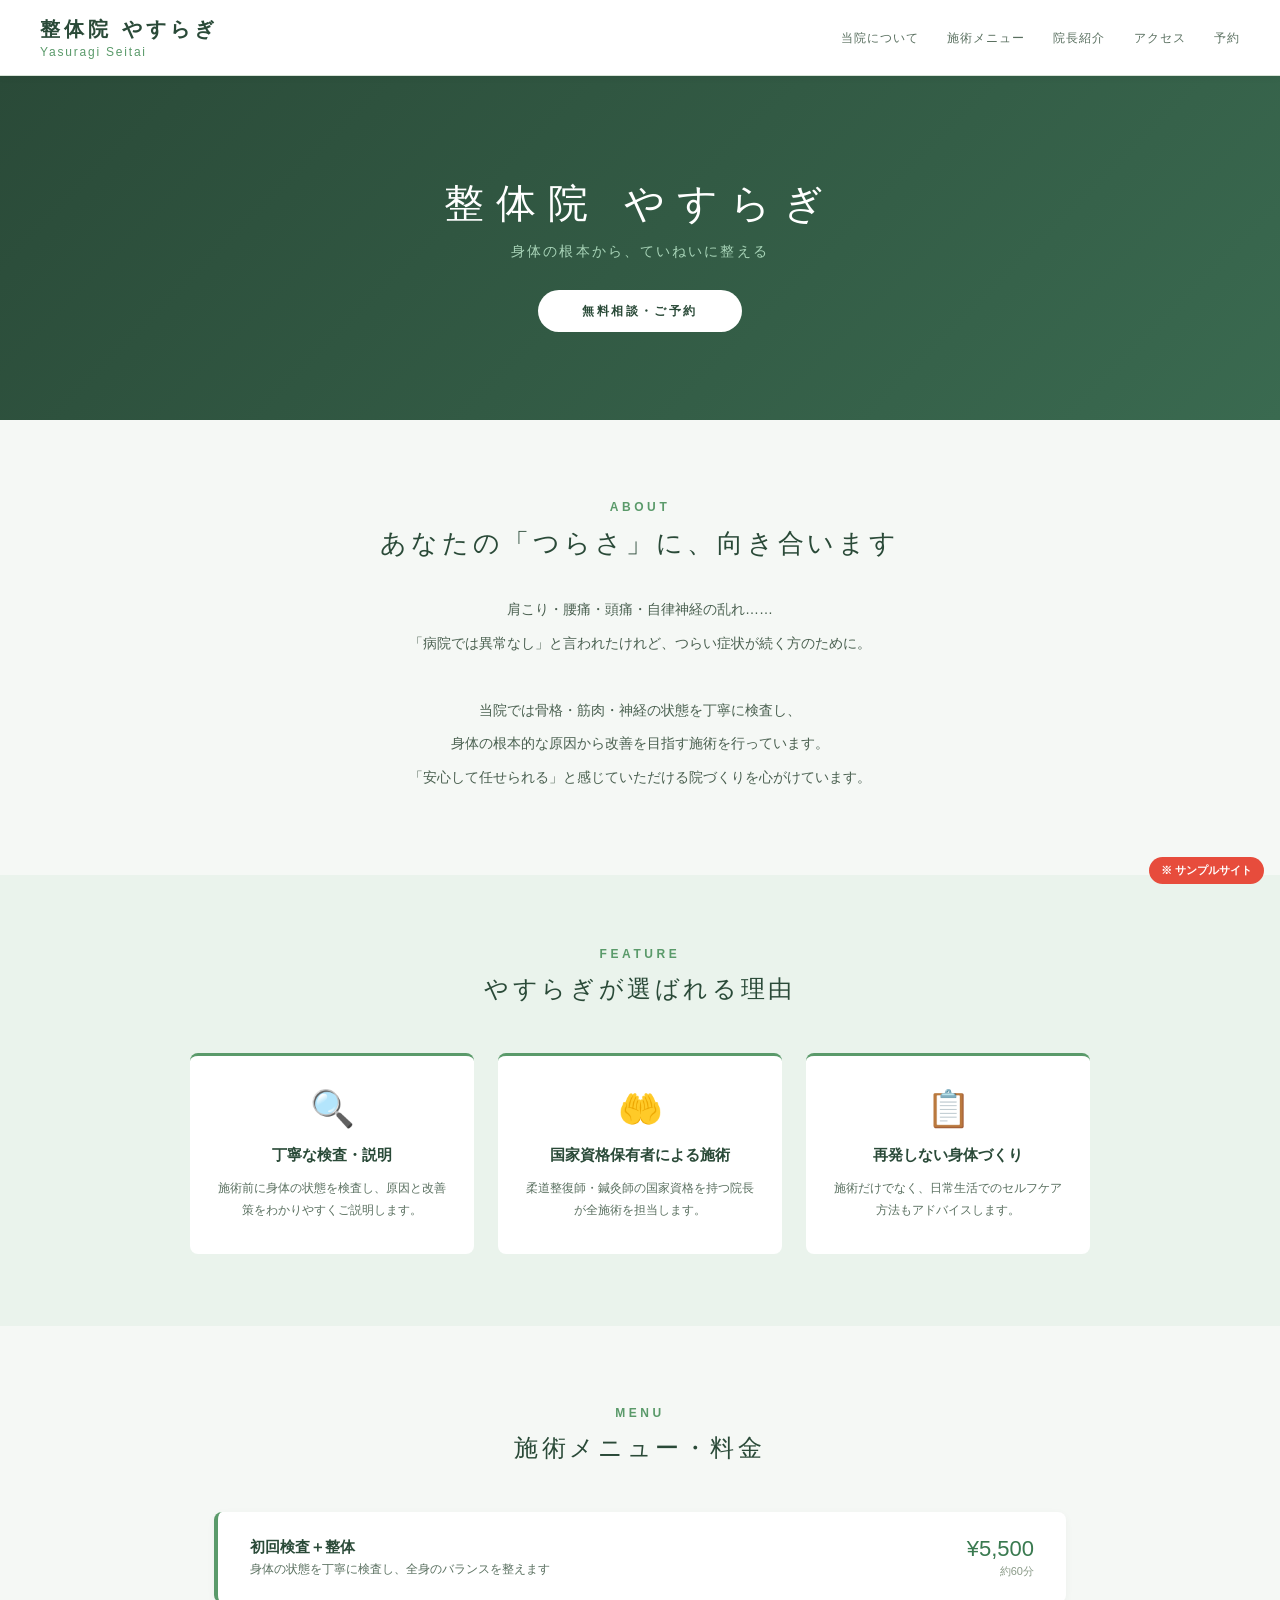
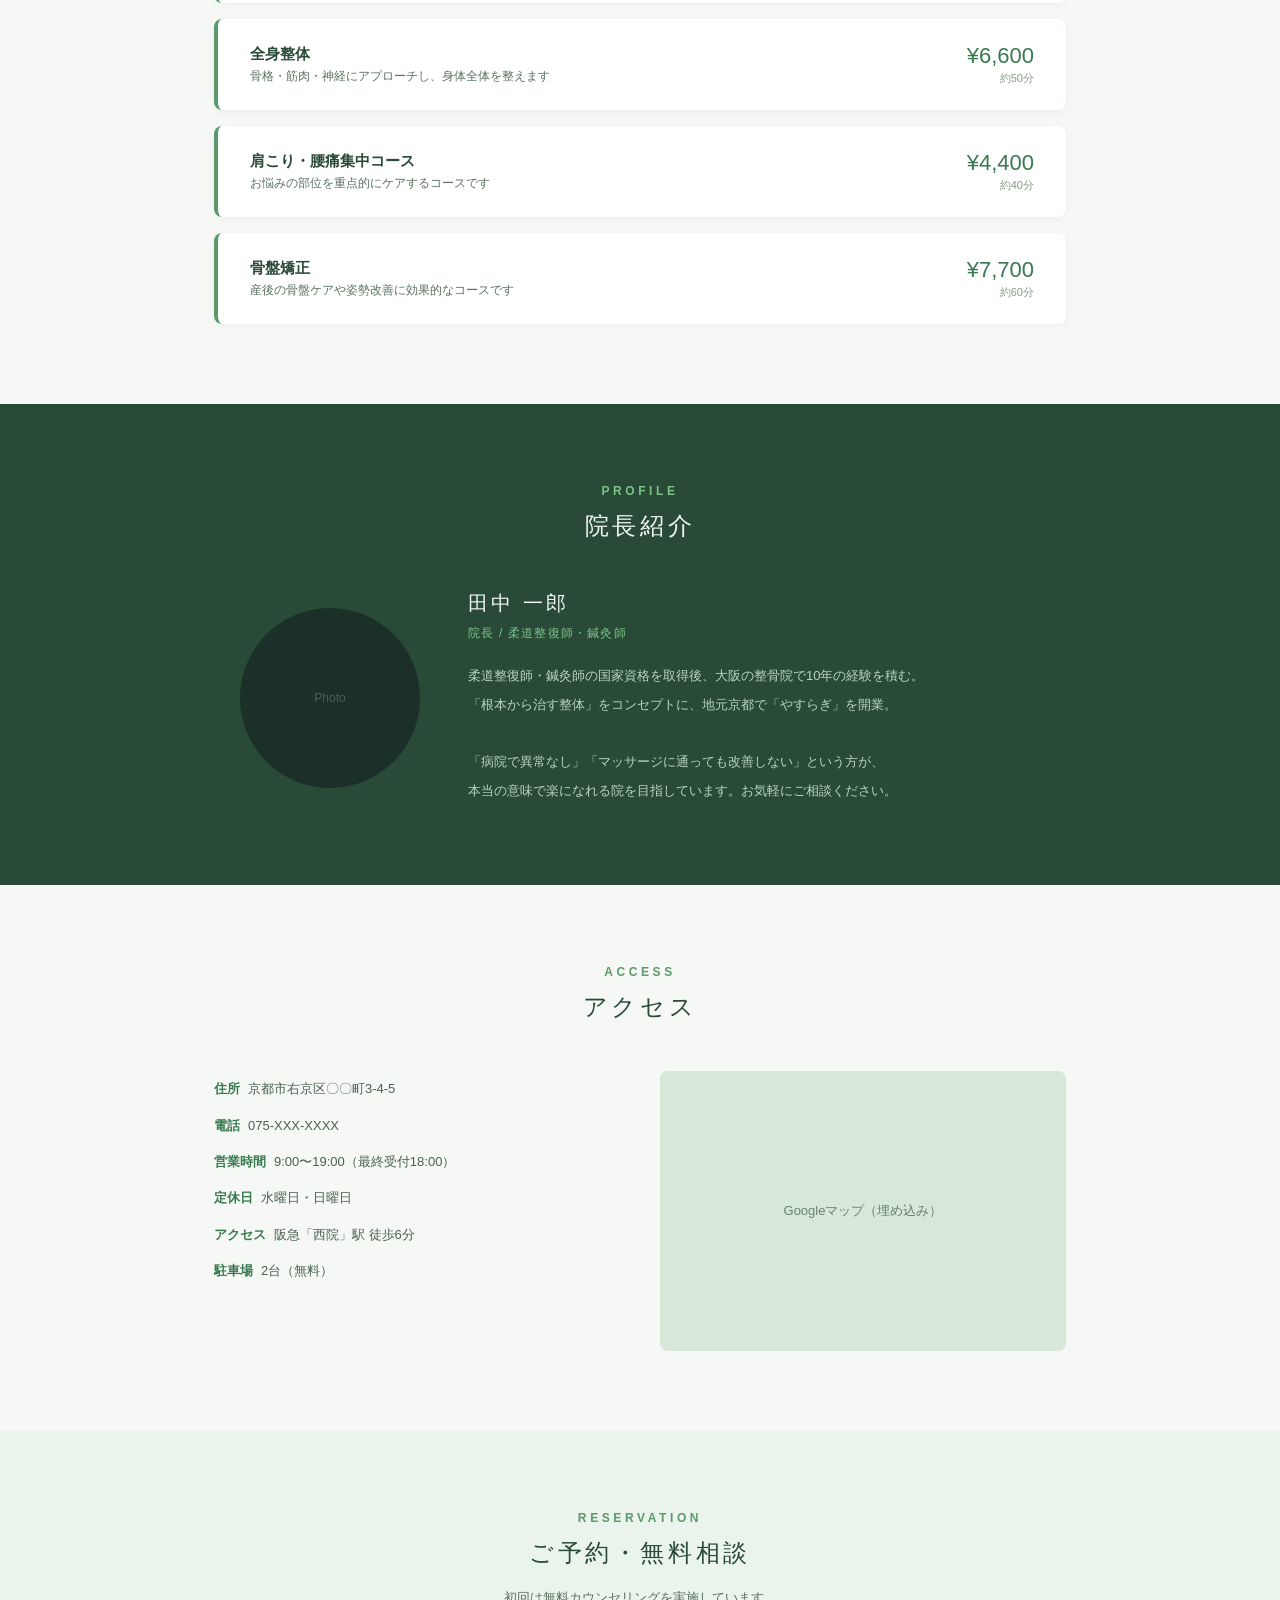
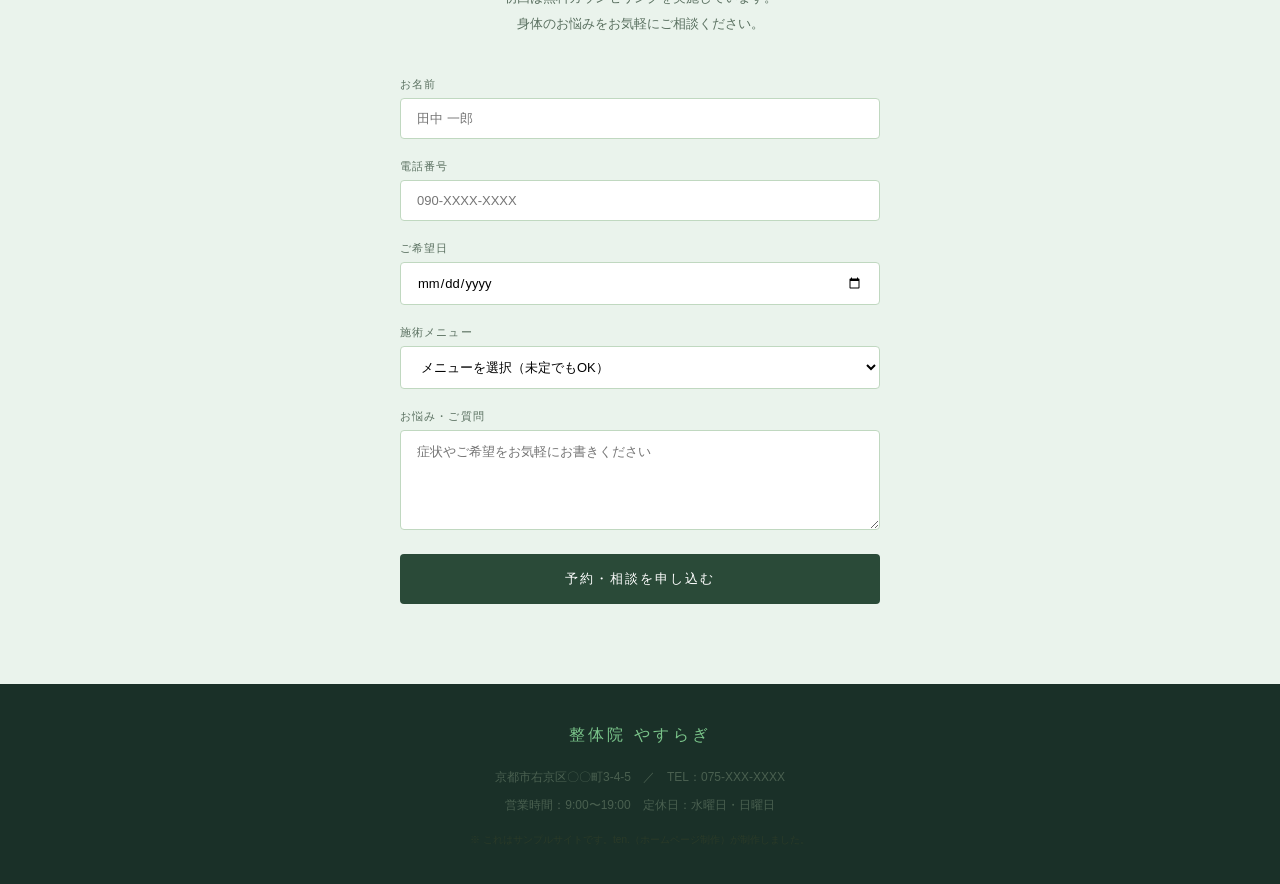
<file: demo/yasuragi/index.html>
<!DOCTYPE html>
<html lang="ja">
<head>
<meta charset="UTF-8">
<meta name="viewport" content="width=device-width, initial-scale=1.0">
<title>整体院 やすらぎ | 京都の整体・骨格矯正</title>
<style>
*{box-sizing:border-box;margin:0;padding:0}
body{font-family:'Hiragino Kaku Gothic ProN','Noto Sans JP',sans-serif;color:#2a3a30;background:#f5f8f5}
a{text-decoration:none;color:inherit}
header{background:#fff;padding:16px 40px;display:flex;justify-content:space-between;align-items:center;border-bottom:1px solid #d8e4d8;position:sticky;top:0;z-index:100;box-shadow:0 1px 8px rgba(0,0,0,.06)}
.logo{font-size:20px;letter-spacing:.2em;color:#2a4a38;font-weight:700}
.logo span{color:#5a9a6a;font-size:12px;display:block;letter-spacing:.15em;font-weight:400;margin-top:2px}
nav a{font-size:12px;color:#5a7060;margin-left:24px;letter-spacing:.08em}
nav a:hover{color:#3a7a50}
.hero{background:linear-gradient(135deg,#2a4a38 0%,#3a6a50 100%);color:#fff;padding:100px 24px;text-align:center}
.hero h1{font-size:40px;letter-spacing:.3em;font-weight:300;margin-bottom:12px}
.hero p{font-size:14px;letter-spacing:.15em;color:#a8d4b8;margin-bottom:40px}
.hero .btn{background:#fff;color:#2a4a38;padding:14px 44px;font-size:12px;letter-spacing:.2em;border-radius:30px;font-weight:700}
.concept{max-width:800px;margin:0 auto;padding:80px 24px;text-align:center}
.concept h2{font-size:12px;letter-spacing:.3em;color:#5a9a6a;margin-bottom:12px}
.concept h3{font-size:26px;font-weight:300;letter-spacing:.15em;margin-bottom:32px;color:#2a4a38}
.concept p{line-height:2.4;font-size:14px;color:#4a6050}
.merit{background:#eaf3ec;padding:72px 24px}
.merit h2{font-size:12px;letter-spacing:.3em;color:#5a9a6a;text-align:center;margin-bottom:12px}
.merit h3{font-size:24px;font-weight:300;letter-spacing:.15em;text-align:center;margin-bottom:48px;color:#2a4a38}
.merit-grid{display:grid;grid-template-columns:repeat(auto-fit,minmax(220px,1fr));gap:24px;max-width:900px;margin:0 auto}
.merit-card{background:#fff;padding:32px 24px;border-radius:8px;text-align:center;border-top:3px solid #5a9a6a}
.merit-card .icon{font-size:36px;margin-bottom:16px}
.merit-card h4{font-size:15px;font-weight:700;margin-bottom:12px;color:#2a4a38}
.merit-card p{font-size:12px;color:#5a7060;line-height:1.9}
.menu{padding:80px 24px;max-width:900px;margin:0 auto}
.menu h2{font-size:12px;letter-spacing:.3em;color:#5a9a6a;text-align:center;margin-bottom:12px}
.menu h3{font-size:24px;font-weight:300;letter-spacing:.15em;text-align:center;margin-bottom:48px;color:#2a4a38}
.menu-list{display:flex;flex-direction:column;gap:16px}
.menu-item{display:flex;justify-content:space-between;align-items:center;background:#fff;padding:24px 32px;border-radius:8px;border-left:4px solid #5a9a6a;box-shadow:0 2px 8px rgba(0,0,0,.04)}
.menu-item-info h4{font-size:15px;font-weight:700;color:#2a4a38;margin-bottom:4px}
.menu-item-info p{font-size:12px;color:#5a7060}
.menu-item-price{text-align:right}
.menu-item-price .price{font-size:22px;color:#3a7a50;font-weight:300}
.menu-item-price .time{font-size:11px;color:#8a9a88;margin-top:2px}
.profile{background:#2a4a38;color:#f0f8f2;padding:80px 24px}
.profile h2{font-size:12px;letter-spacing:.3em;color:#7ac48a;text-align:center;margin-bottom:12px}
.profile h3{font-size:24px;font-weight:300;letter-spacing:.15em;text-align:center;margin-bottom:48px}
.profile-card{display:flex;gap:48px;align-items:center;max-width:800px;margin:0 auto}
.profile-img{width:180px;height:180px;border-radius:50%;background:#1a3028;flex-shrink:0;display:flex;align-items:center;justify-content:center;color:#4a6050;font-size:12px}
.profile-card h4{font-size:20px;font-weight:300;letter-spacing:.15em;margin-bottom:8px}
.profile-card .title{font-size:12px;color:#7ac48a;margin-bottom:20px;letter-spacing:.1em}
.profile-card p{font-size:13px;color:#b8d4c0;line-height:2.2}
@media(max-width:600px){.profile-card{flex-direction:column;text-align:center}}
.access{padding:80px 24px;max-width:900px;margin:0 auto}
.access h2{font-size:12px;letter-spacing:.3em;color:#5a9a6a;text-align:center;margin-bottom:12px}
.access h3{font-size:24px;font-weight:300;letter-spacing:.15em;text-align:center;margin-bottom:48px;color:#2a4a38}
.access-grid{display:grid;grid-template-columns:1fr 1fr;gap:40px}
.access-info p{line-height:2.8;font-size:13px;color:#4a6050}
.access-info .label{color:#3a7a50;font-weight:700;margin-right:8px}
.map{background:#d8e8d8;height:280px;border-radius:8px;display:flex;align-items:center;justify-content:center;color:#6a8070;font-size:13px}
@media(max-width:640px){.access-grid{grid-template-columns:1fr}}
.reserve{background:#eaf3ec;padding:80px 24px;text-align:center}
.reserve h2{font-size:12px;letter-spacing:.3em;color:#5a9a6a;margin-bottom:12px}
.reserve h3{font-size:24px;font-weight:300;letter-spacing:.15em;margin-bottom:16px;color:#2a4a38}
.reserve p{font-size:13px;color:#5a7060;margin-bottom:40px;line-height:2}
form{max-width:480px;margin:0 auto;text-align:left}
form label{font-size:11px;letter-spacing:.1em;color:#5a7060;display:block;margin-bottom:6px}
form input,form select,form textarea{width:100%;border:1px solid #c0d8c0;background:#fff;padding:12px 16px;font-size:13px;font-family:inherit;margin-bottom:20px;border-radius:4px}
form textarea{height:100px;resize:vertical}
form button{width:100%;background:#2a4a38;color:#fff;border:none;padding:16px;font-size:13px;letter-spacing:.15em;cursor:pointer;font-family:inherit;border-radius:4px}
footer{background:#1a3028;color:#4a6050;padding:32px;text-align:center;font-size:12px;line-height:2.4}
footer .name{color:#7ac48a;font-size:16px;letter-spacing:.2em;margin-bottom:8px}
.sample-badge{position:fixed;bottom:16px;right:16px;background:#e74c3c;color:#fff;font-size:11px;padding:6px 12px;border-radius:20px;font-family:sans-serif;font-weight:700;z-index:999}
</style>
</head>
<body>
<div class="sample-badge">※ サンプルサイト</div>
<header>
  <div class="logo">整体院 やすらぎ<span>Yasuragi Seitai</span></div>
  <nav>
    <a href="#concept">当院について</a>
    <a href="#menu">施術メニュー</a>
    <a href="#profile">院長紹介</a>
    <a href="#access">アクセス</a>
    <a href="#reserve">予約</a>
  </nav>
</header>

<section class="hero">
  <h1>整体院 やすらぎ</h1>
  <p>身体の根本から、ていねいに整える</p>
  <a href="#reserve" class="btn">無料相談・ご予約</a>
</section>

<section class="concept" id="concept">
  <h2>ABOUT</h2>
  <h3>あなたの「つらさ」に、向き合います</h3>
  <p>
    肩こり・腰痛・頭痛・自律神経の乱れ……<br>
    「病院では異常なし」と言われたけれど、つらい症状が続く方のために。<br><br>
    当院では骨格・筋肉・神経の状態を丁寧に検査し、<br>
    身体の根本的な原因から改善を目指す施術を行っています。<br>
    「安心して任せられる」と感じていただける院づくりを心がけています。
  </p>
</section>

<section class="merit" id="concept2">
  <h2>FEATURE</h2>
  <h3>やすらぎが選ばれる理由</h3>
  <div class="merit-grid">
    <div class="merit-card">
      <div class="icon">🔍</div>
      <h4>丁寧な検査・説明</h4>
      <p>施術前に身体の状態を検査し、原因と改善策をわかりやすくご説明します。</p>
    </div>
    <div class="merit-card">
      <div class="icon">🤲</div>
      <h4>国家資格保有者による施術</h4>
      <p>柔道整復師・鍼灸師の国家資格を持つ院長が全施術を担当します。</p>
    </div>
    <div class="merit-card">
      <div class="icon">📋</div>
      <h4>再発しない身体づくり</h4>
      <p>施術だけでなく、日常生活でのセルフケア方法もアドバイスします。</p>
    </div>
  </div>
</section>

<section class="menu" id="menu">
  <h2>MENU</h2>
  <h3>施術メニュー・料金</h3>
  <div class="menu-list">
    <div class="menu-item">
      <div class="menu-item-info">
        <h4>初回検査＋整体</h4>
        <p>身体の状態を丁寧に検査し、全身のバランスを整えます</p>
      </div>
      <div class="menu-item-price">
        <div class="price">¥5,500</div>
        <div class="time">約60分</div>
      </div>
    </div>
    <div class="menu-item">
      <div class="menu-item-info">
        <h4>全身整体</h4>
        <p>骨格・筋肉・神経にアプローチし、身体全体を整えます</p>
      </div>
      <div class="menu-item-price">
        <div class="price">¥6,600</div>
        <div class="time">約50分</div>
      </div>
    </div>
    <div class="menu-item">
      <div class="menu-item-info">
        <h4>肩こり・腰痛集中コース</h4>
        <p>お悩みの部位を重点的にケアするコースです</p>
      </div>
      <div class="menu-item-price">
        <div class="price">¥4,400</div>
        <div class="time">約40分</div>
      </div>
    </div>
    <div class="menu-item">
      <div class="menu-item-info">
        <h4>骨盤矯正</h4>
        <p>産後の骨盤ケアや姿勢改善に効果的なコースです</p>
      </div>
      <div class="menu-item-price">
        <div class="price">¥7,700</div>
        <div class="time">約60分</div>
      </div>
    </div>
  </div>
</section>

<section class="profile" id="profile">
  <h2>PROFILE</h2>
  <h3>院長紹介</h3>
  <div class="profile-card">
    <div class="profile-img">Photo</div>
    <div>
      <h4>田中 一郎</h4>
      <div class="title">院長 / 柔道整復師・鍼灸師</div>
      <p>
        柔道整復師・鍼灸師の国家資格を取得後、大阪の整骨院で10年の経験を積む。<br>
        「根本から治す整体」をコンセプトに、地元京都で「やすらぎ」を開業。<br><br>
        「病院で異常なし」「マッサージに通っても改善しない」という方が、<br>
        本当の意味で楽になれる院を目指しています。お気軽にご相談ください。
      </p>
    </div>
  </div>
</section>

<section class="access" id="access">
  <h2>ACCESS</h2>
  <h3>アクセス</h3>
  <div class="access-grid">
    <div class="access-info">
      <p><span class="label">住所</span>京都市右京区〇〇町3-4-5</p>
      <p><span class="label">電話</span>075-XXX-XXXX</p>
      <p><span class="label">営業時間</span>9:00〜19:00（最終受付18:00）</p>
      <p><span class="label">定休日</span>水曜日・日曜日</p>
      <p><span class="label">アクセス</span>阪急「西院」駅 徒歩6分</p>
      <p><span class="label">駐車場</span>2台（無料）</p>
    </div>
    <div class="map">Googleマップ（埋め込み）</div>
  </div>
</section>

<section class="reserve" id="reserve">
  <h2>RESERVATION</h2>
  <h3>ご予約・無料相談</h3>
  <p>初回は無料カウンセリングを実施しています。<br>身体のお悩みをお気軽にご相談ください。</p>
  <form>
    <label>お名前</label>
    <input type="text" placeholder="田中 一郎">
    <label>電話番号</label>
    <input type="tel" placeholder="090-XXXX-XXXX">
    <label>ご希望日</label>
    <input type="date">
    <label>施術メニュー</label>
    <select>
      <option>メニューを選択（未定でもOK）</option>
      <option>初回検査＋整体</option>
      <option>全身整体</option>
      <option>肩こり・腰痛集中コース</option>
      <option>骨盤矯正</option>
    </select>
    <label>お悩み・ご質問</label>
    <textarea placeholder="症状やご希望をお気軽にお書きください"></textarea>
    <button type="submit">予約・相談を申し込む</button>
  </form>
</section>

<footer>
  <div class="name">整体院 やすらぎ</div>
  京都市右京区〇〇町3-4-5　／　TEL：075-XXX-XXXX<br>
  営業時間：9:00〜19:00　定休日：水曜日・日曜日<br>
  <small style="color:#2a3a28;margin-top:8px;display:block">※ これはサンプルサイトです。ten.（ホームページ制作）が制作しました。</small>
</footer>
</body>
</html>
</file>
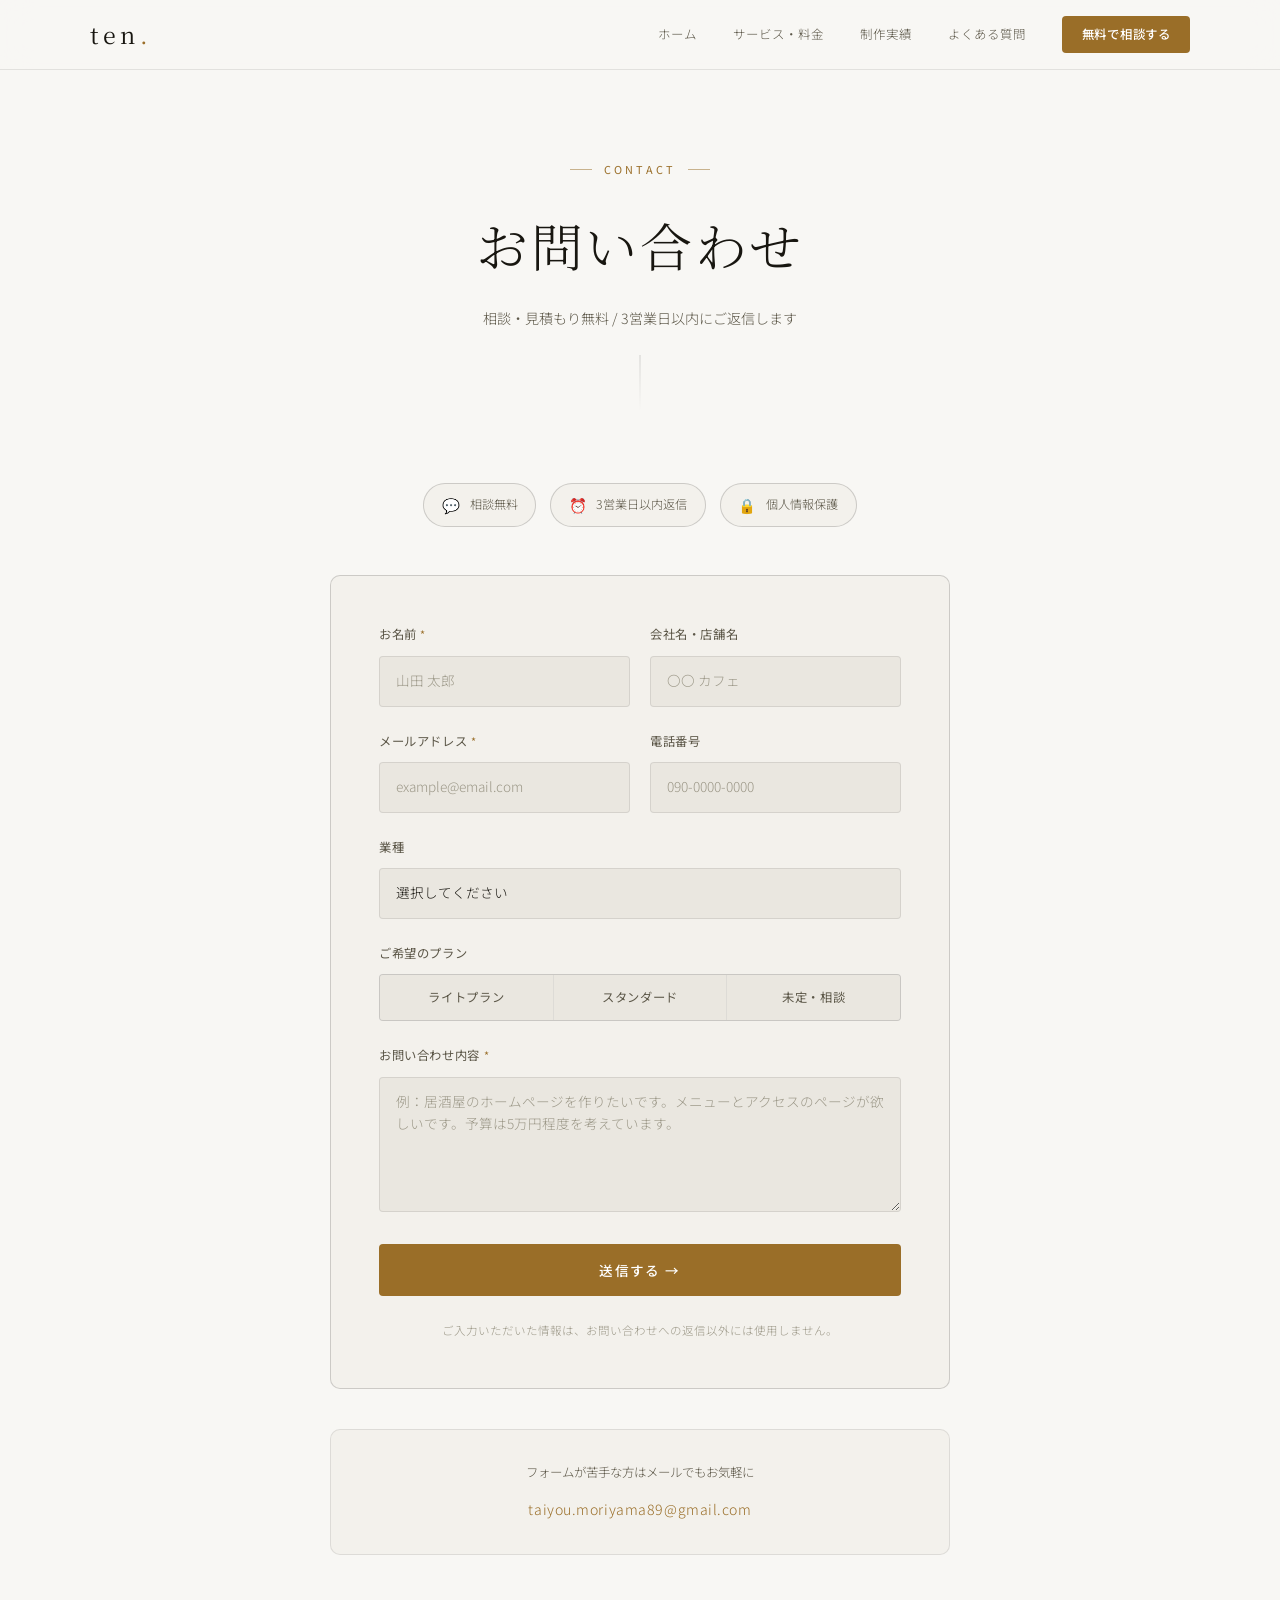
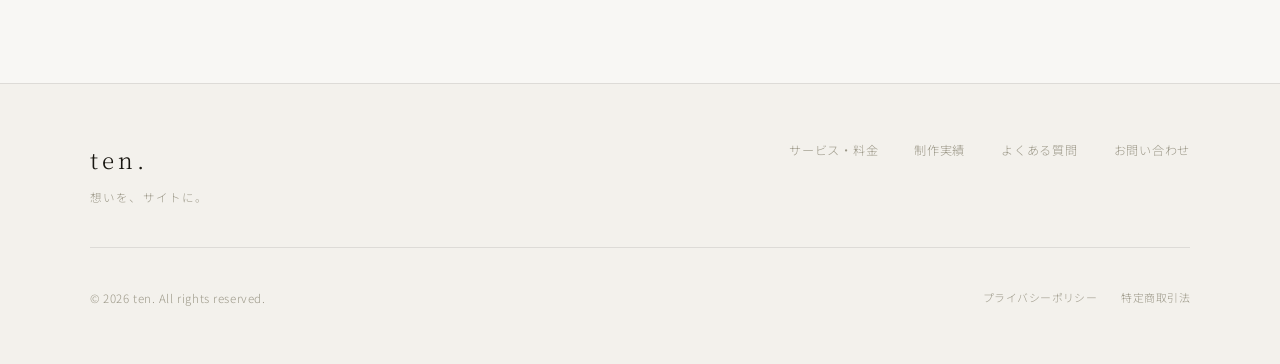
<file: contact.html>
<!DOCTYPE html>
<html lang="ja">
<head>
  <meta charset="UTF-8" />
  <meta name="viewport" content="width=device-width, initial-scale=1.0" />
  <title>お問い合わせ | ten</title>
  <meta name="description" content="tenへのお問い合わせ。ホームページ制作のご相談・お見積もりは無料。3営業日以内にご返信します。" />
  <link rel="stylesheet" href="style.css" />
</head>
<body>

<nav class="nav">
  <div class="nav__inner">
    <a href="index.html" class="nav__logo">ten<span class="nav__logo-dot">.</span></a>
    <div class="nav__links">
      <a href="index.html">ホーム</a>
      <a href="services.html">サービス・料金</a>
      <a href="works.html">制作実績</a>
      <a href="faq.html">よくある質問</a>
      <a href="contact.html" class="nav__cta active">無料で相談する</a>
    </div>
  </div>
</nav>

<div class="page-header">
  <div class="page-header__label">Contact</div>
  <h1>お問い合わせ</h1>
  <p>相談・見積もり無料 / 3営業日以内にご返信します</p>
</div>

<section class="contact">
  <div class="wrap--narrow">

    <div class="contact__trust">
      <div class="trust-pill">
        <div class="trust-pill__icon">💬</div>
        <p>相談無料</p>
      </div>
      <div class="trust-pill">
        <div class="trust-pill__icon">⏰</div>
        <p>3営業日以内返信</p>
      </div>
      <div class="trust-pill">
        <div class="trust-pill__icon">🔒</div>
        <p>個人情報保護</p>
      </div>
    </div>

    <form class="contact__form" action="https://formspree.io/f/xlgzndaa" method="POST">
      <div style="display:flex;flex-direction:column;gap:1.5rem">

        <div class="form-row form-row--2">
          <div class="form-group">
            <label>お名前 <span class="req">*</span></label>
            <input type="text" name="name" placeholder="山田 太郎" required />
          </div>
          <div class="form-group">
            <label>会社名・店舗名</label>
            <input type="text" name="company" placeholder="〇〇 カフェ" />
          </div>
        </div>

        <div class="form-row form-row--2">
          <div class="form-group">
            <label>メールアドレス <span class="req">*</span></label>
            <input type="email" name="email" placeholder="example@email.com" required />
          </div>
          <div class="form-group">
            <label>電話番号</label>
            <input type="tel" name="phone" placeholder="090-0000-0000" />
          </div>
        </div>

        <div class="form-group">
          <label>業種</label>
          <select name="industry">
            <option value="">選択してください</option>
            <option value="food">飲食店・カフェ・居酒屋</option>
            <option value="beauty">美容院・エステ・ネイルサロン</option>
            <option value="health">整体院・接骨院・クリニック</option>
            <option value="retail">小売店・専門店</option>
            <option value="professional">士業・コンサルタント</option>
            <option value="other">その他</option>
          </select>
        </div>

        <div class="form-group">
          <label>ご希望のプラン</label>
          <div class="form__plan">
            <input class="plan-radio" type="radio" name="plan" value="light" id="p1" />
            <label class="plan-label" for="p1">ライトプラン</label>
            <input class="plan-radio" type="radio" name="plan" value="standard" id="p2" />
            <label class="plan-label" for="p2">スタンダード</label>
            <input class="plan-radio" type="radio" name="plan" value="unknown" id="p3" />
            <label class="plan-label" for="p3">未定・相談</label>
          </div>
        </div>

        <div class="form-group">
          <label>お問い合わせ内容 <span class="req">*</span></label>
          <textarea name="message" placeholder="例：居酒屋のホームページを作りたいです。メニューとアクセスのページが欲しいです。予算は5万円程度を考えています。" required></textarea>
        </div>

        <button type="submit" class="form__submit">送信する →</button>
        <p class="form__note">ご入力いただいた情報は、お問い合わせへの返信以外には使用しません。</p>

      </div>
    </form>

    <div class="contact__alt">
      <p>フォームが苦手な方はメールでもお気軽に</p>
      <a href="mailto:taiyou.moriyama89@gmail.com">taiyou.moriyama89@gmail.com</a>
    </div>

  </div>
</section>

<footer class="footer">
  <div class="footer__inner">
    <div class="footer__top">
      <div>
        <div class="footer__logo">ten.</div>
        <div class="footer__catch">想いを、サイトに。</div>
      </div>
      <nav class="footer__nav">
        <a href="services.html">サービス・料金</a>
        <a href="works.html">制作実績</a>
        <a href="faq.html">よくある質問</a>
        <a href="contact.html">お問い合わせ</a>
      </nav>
    </div>
    <div class="footer__bottom">
      <p class="footer__copy">© 2026 ten. All rights reserved.</p>
      <div style="display:flex;gap:1.5rem;align-items:center">
        <a href="privacy.html" style="font-size:.68rem;color:var(--text-3);letter-spacing:.04em">プライバシーポリシー</a>
        <a href="tokusho.html" style="font-size:.68rem;color:var(--text-3);letter-spacing:.04em">特定商取引法</a>
      </div>
    </div>
  </div>
</footer>

<script>
const obs = new IntersectionObserver((entries) => {
  entries.forEach(e => { if (e.isIntersecting) e.target.classList.add('in'); });
}, { threshold: .1 });
document.querySelectorAll('.fi').forEach(el => obs.observe(el));
</script>

</body>
</html>
</file>
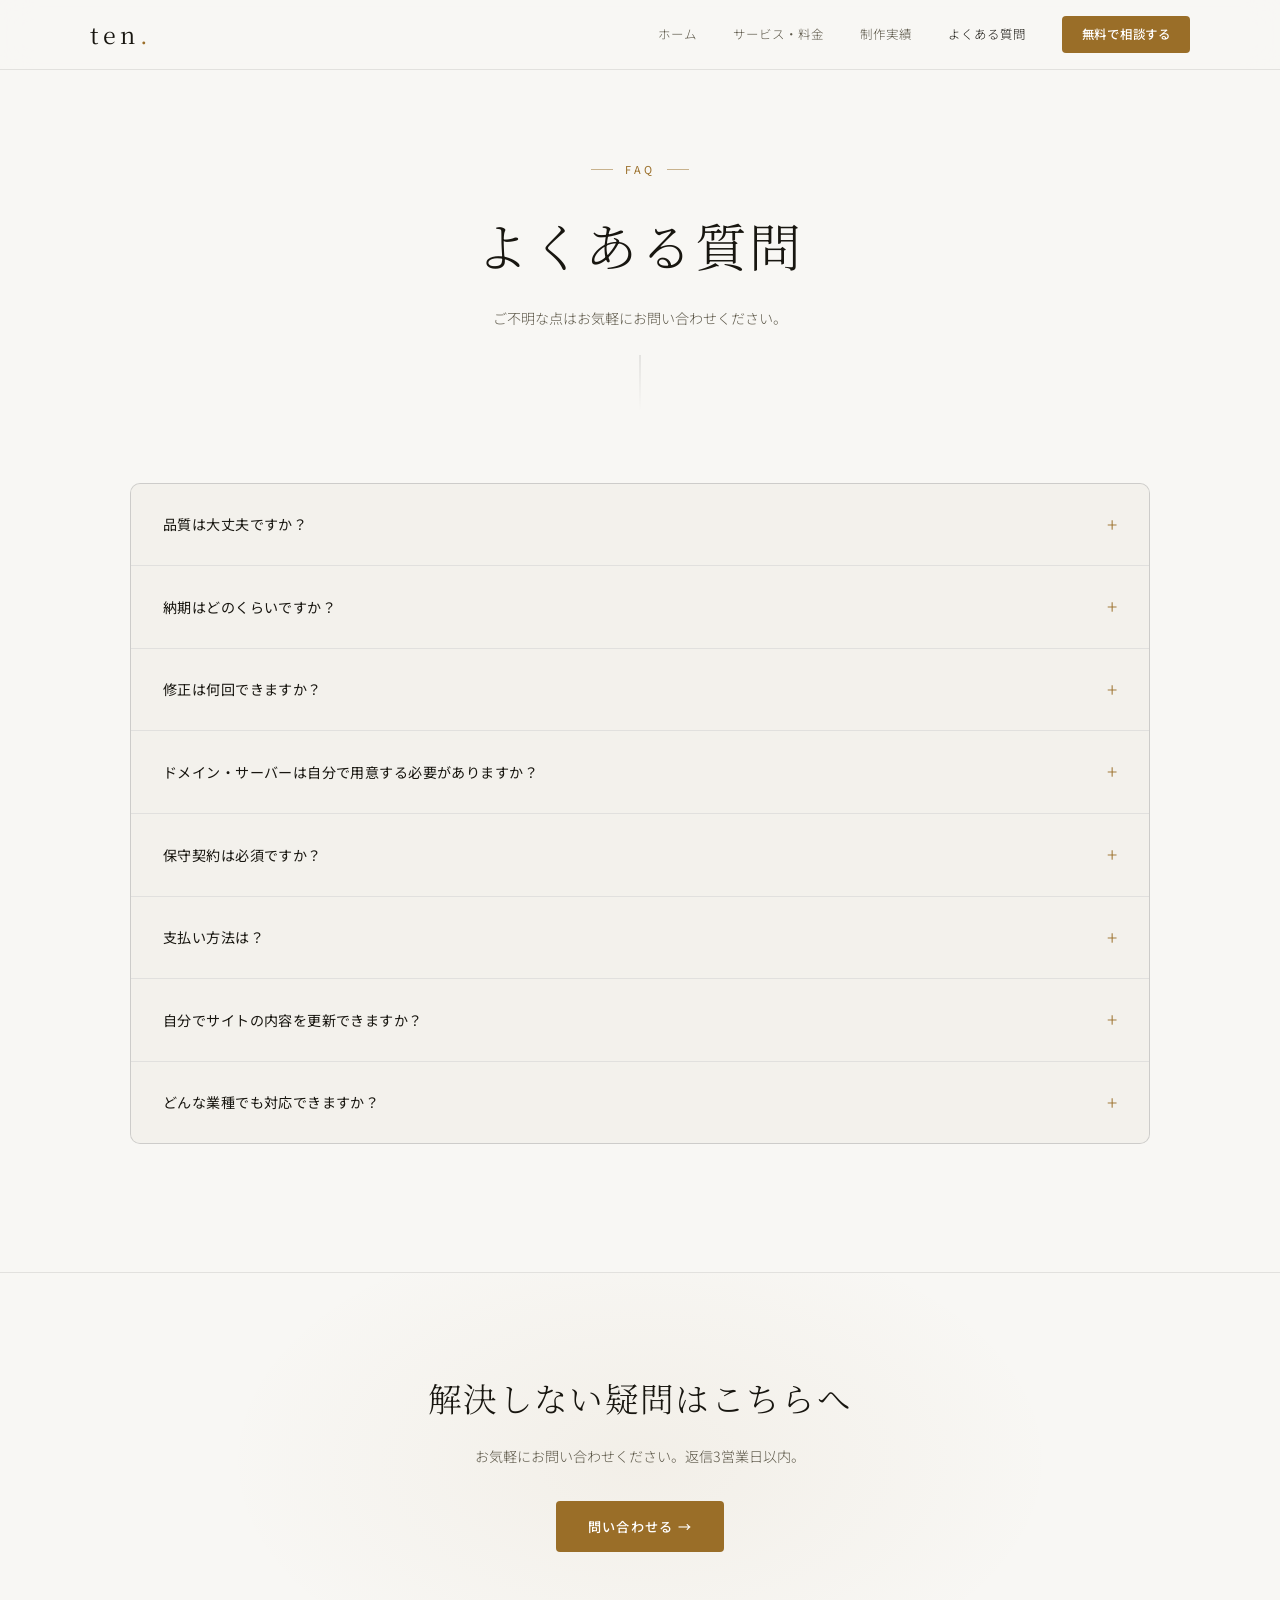
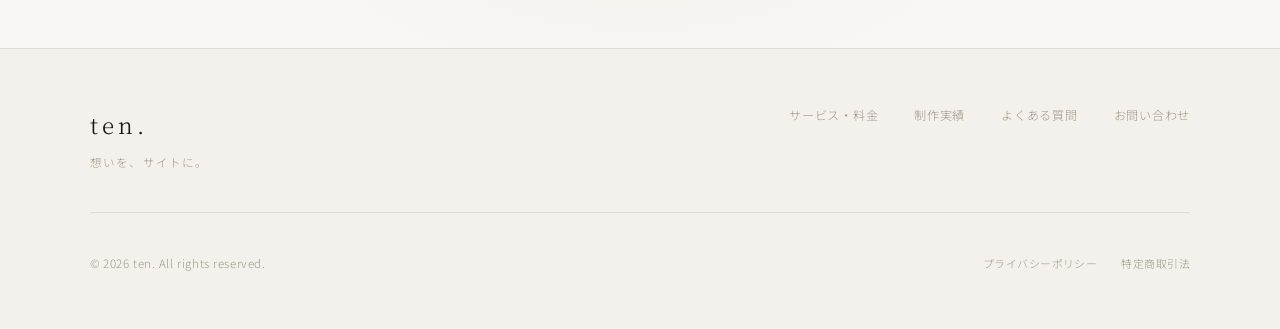
<file: faq.html>
<!DOCTYPE html>
<html lang="ja">
<head>
  <meta charset="UTF-8" />
  <meta name="viewport" content="width=device-width, initial-scale=1.0" />
  <title>よくある質問 | ten</title>
  <meta name="description" content="tenのホームページ制作に関するよくある質問。品質・納期・料金・アフターサポートについて。" />
  <link rel="stylesheet" href="style.css" />
</head>
<body>

<nav class="nav">
  <div class="nav__inner">
    <a href="index.html" class="nav__logo">ten<span class="nav__logo-dot">.</span></a>
    <div class="nav__links">
      <a href="index.html">ホーム</a>
      <a href="services.html">サービス・料金</a>
      <a href="works.html">制作実績</a>
      <a href="faq.html" class="active">よくある質問</a>
      <a href="contact.html" class="nav__cta">無料で相談する</a>
    </div>
  </div>
</nav>

<div class="page-header">
  <div class="page-header__label">FAQ</div>
  <h1>よくある質問</h1>
  <p>ご不明な点はお気軽にお問い合わせください。</p>
</div>

<section class="faq">
  <div class="wrap">
    <div class="faq__list">

      <details class="faq-item">
        <summary>品質は大丈夫ですか？</summary>
        <div class="faq-item__body">
          はい、すべての制作物は人の目で最終確認・調整を行います。最新技術は制作の補助として活用しますが、デザインの調整・文章の品質・スマホ表示の確認まで、必ず担当者がチェックします。「安かろう悪かろう」ではなく、大手制作会社と同等のクオリティを目指しています。
        </div>
      </details>

      <details class="faq-item">
        <summary>納期はどのくらいですか？</summary>
        <div class="faq-item__body">
          ヒアリング完了後、最短3日〜通常1〜2週間で初稿をご提示します。修正・確認期間を含め、ご契約から公開まで通常2〜3週間が目安です。お急ぎの場合はご相談ください。
        </div>
      </details>

      <details class="faq-item">
        <summary>修正は何回できますか？</summary>
        <div class="faq-item__body">
          初回修正は2回まで無料です。3回目以降は1回につき5,000円（税込5,500円）で承ります。大幅な内容変更（ページ追加・構成変更など）は別途お見積もりとなります。
        </div>
      </details>

      <details class="faq-item">
        <summary>ドメイン・サーバーは自分で用意する必要がありますか？</summary>
        <div class="faq-item__body">
          お客様ご自身でご用意いただくことも、当社で代行することも可能です。代行の場合は別途費用（ドメイン取得: 年間1,000〜2,000円程度、サーバー: 月額500〜1,500円程度）がかかります。既存のサーバーへの移行も対応しています。
        </div>
      </details>

      <details class="faq-item">
        <summary>保守契約は必須ですか？</summary>
        <div class="faq-item__body">
          必須ではありません。任意でご加入いただけます。ただし、公開後に内容を更新したい・改善したいという場合に備え、月額5,000円の保守プランをご用意しています。いつでも解約可能です。
        </div>
      </details>

      <details class="faq-item">
        <summary>支払い方法は？</summary>
        <div class="faq-item__body">
          銀行振込にて承っております。ご契約時に着手金（50%）、納品時に残金（50%）をお支払いいただきます。月額保守プランは毎月末締め翌月払いです。
        </div>
      </details>

      <details class="faq-item">
        <summary>自分でサイトの内容を更新できますか？</summary>
        <div class="faq-item__body">
          シンプルなHTMLサイトの場合、テキストの変更程度であればご自身でも可能です。ご希望の方にはWordPressやNotionベースのCMS（更新管理システム）に対応したサイト制作も承ります（別途お見積もり）。
        </div>
      </details>

      <details class="faq-item">
        <summary>どんな業種でも対応できますか？</summary>
        <div class="faq-item__body">
          基本的にどの業種でも対応しています。飲食店・美容院・整体院・小売店・士業・コンサルタントなど幅広い業種に対応。特殊な機能（ECサイト・会員制サイト等）が必要な場合はお見積もりとなります。
        </div>
      </details>

    </div>
  </div>
</section>

<section class="cta-banner">
  <div class="wrap">
    <h2>解決しない疑問はこちらへ</h2>
    <p>お気軽にお問い合わせください。返信3営業日以内。</p>
    <a href="contact.html" class="btn btn--gold">問い合わせる →</a>
  </div>
</section>

<footer class="footer">
  <div class="footer__inner">
    <div class="footer__top">
      <div>
        <div class="footer__logo">ten.</div>
        <div class="footer__catch">想いを、サイトに。</div>
      </div>
      <nav class="footer__nav">
        <a href="services.html">サービス・料金</a>
        <a href="works.html">制作実績</a>
        <a href="faq.html">よくある質問</a>
        <a href="contact.html">お問い合わせ</a>
      </nav>
    </div>
    <div class="footer__bottom">
      <p class="footer__copy">© 2026 ten. All rights reserved.</p>
      <div style="display:flex;gap:1.5rem;align-items:center">
        <a href="privacy.html" style="font-size:.68rem;color:var(--text-3);letter-spacing:.04em">プライバシーポリシー</a>
        <a href="tokusho.html" style="font-size:.68rem;color:var(--text-3);letter-spacing:.04em">特定商取引法</a>
      </div>
    </div>
  </div>
</footer>

<script>
</script>


</body>
</html>
</file>
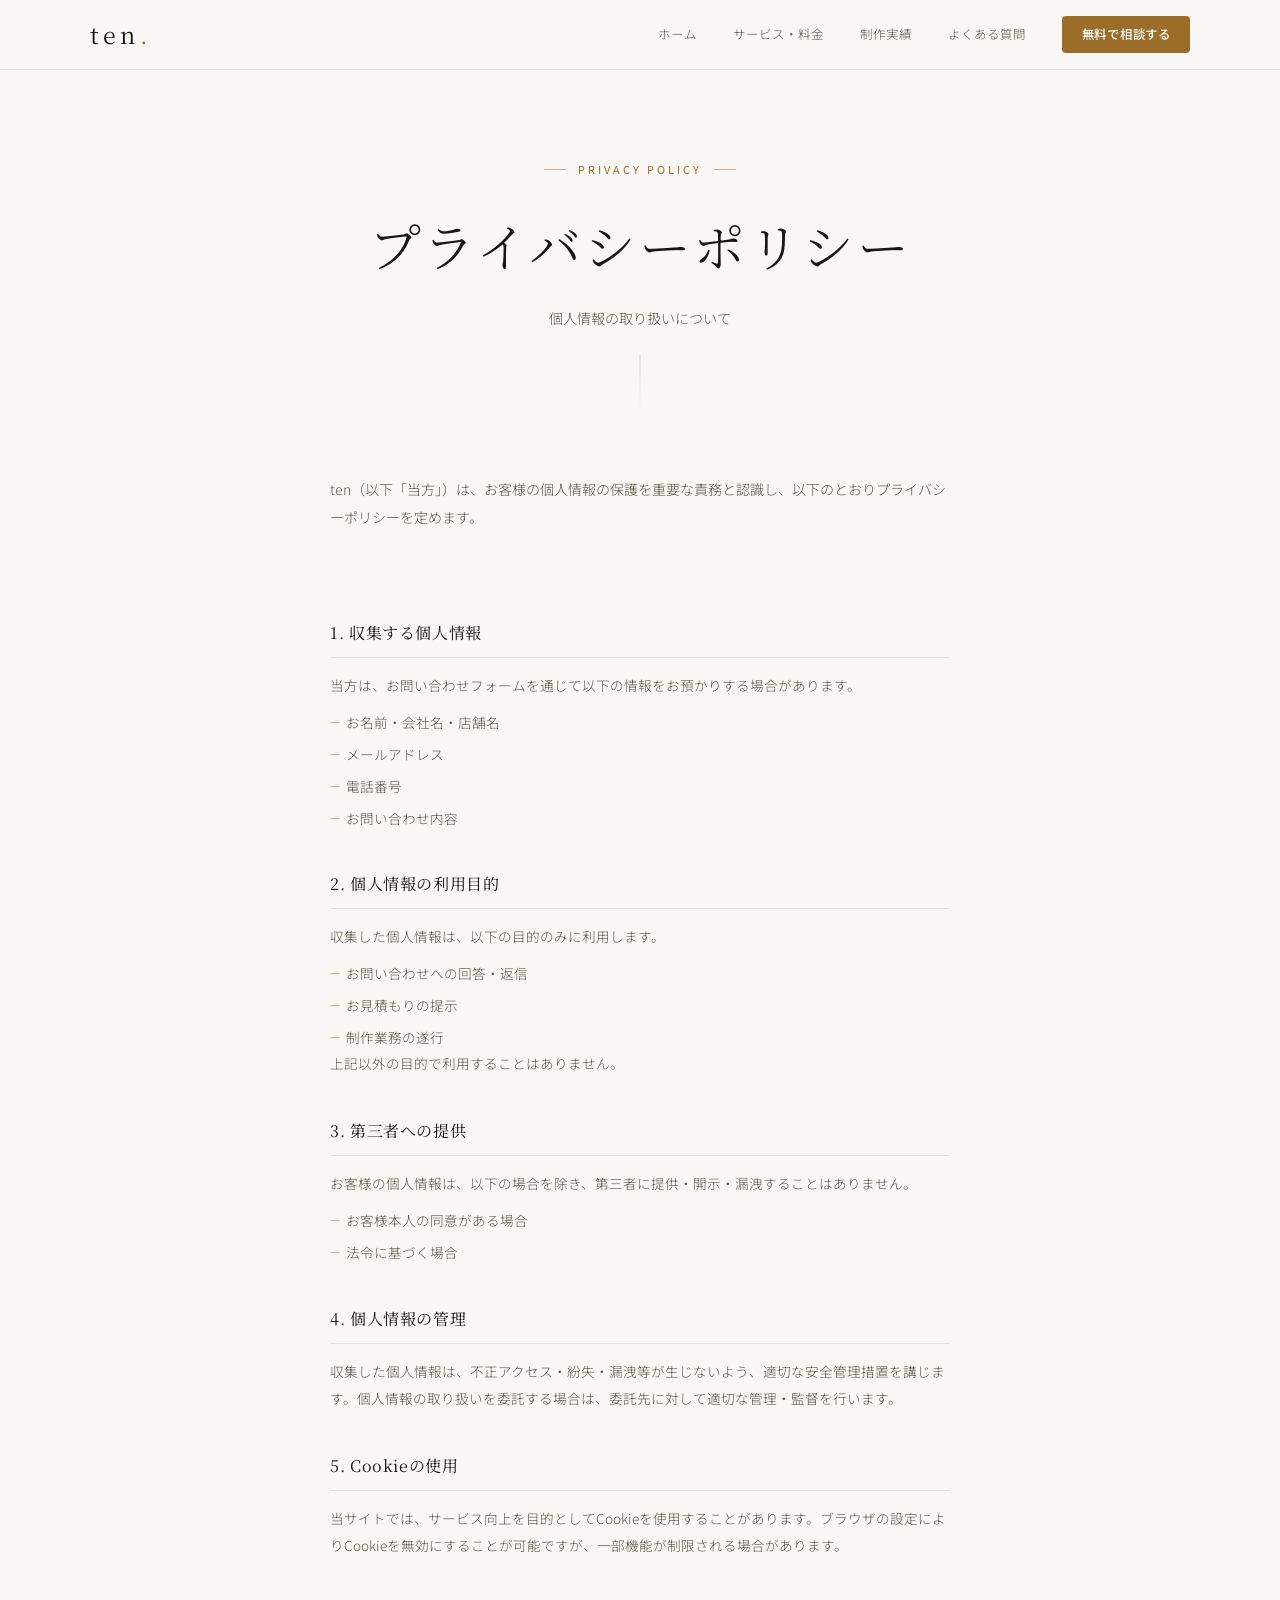
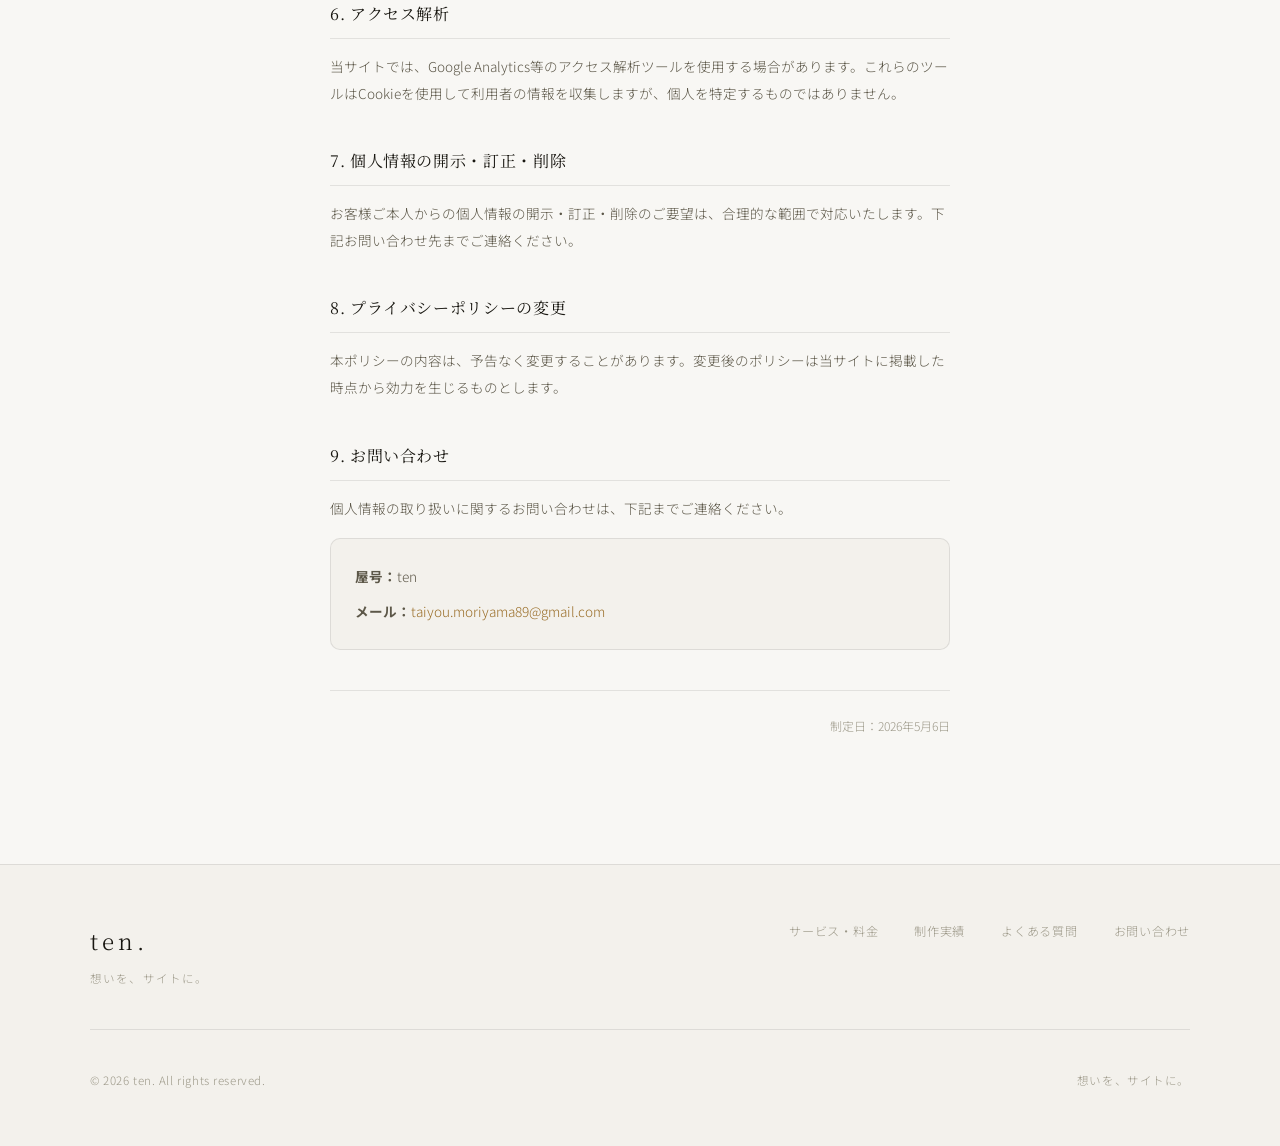
<file: privacy.html>
<!DOCTYPE html>
<html lang="ja">
<head>
  <meta charset="UTF-8" />
  <meta name="viewport" content="width=device-width, initial-scale=1.0" />
  <title>プライバシーポリシー | ten</title>
  <meta name="description" content="tenのプライバシーポリシー。個人情報の取り扱いについて。" />
  <link rel="stylesheet" href="style.css" />
</head>
<body>

<nav class="nav">
  <div class="nav__inner">
    <a href="index.html" class="nav__logo">ten<span class="nav__logo-dot">.</span></a>
    <div class="nav__links">
      <a href="index.html">ホーム</a>
      <a href="services.html">サービス・料金</a>
      <a href="works.html">制作実績</a>
      <a href="faq.html">よくある質問</a>
      <a href="contact.html" class="nav__cta">無料で相談する</a>
    </div>
  </div>
</nav>

<div class="page-header">
  <div class="page-header__label">Privacy Policy</div>
  <h1>プライバシーポリシー</h1>
  <p>個人情報の取り扱いについて</p>
</div>

<section class="legal-section">
  <div class="wrap--narrow">
    <div class="legal-body">

      <p class="legal-intro">ten（以下「当方」）は、お客様の個人情報の保護を重要な責務と認識し、以下のとおりプライバシーポリシーを定めます。</p>

      <div class="legal-item">
        <h2>1. 収集する個人情報</h2>
        <p>当方は、お問い合わせフォームを通じて以下の情報をお預かりする場合があります。</p>
        <ul>
          <li>お名前・会社名・店舗名</li>
          <li>メールアドレス</li>
          <li>電話番号</li>
          <li>お問い合わせ内容</li>
        </ul>
      </div>

      <div class="legal-item">
        <h2>2. 個人情報の利用目的</h2>
        <p>収集した個人情報は、以下の目的のみに利用します。</p>
        <ul>
          <li>お問い合わせへの回答・返信</li>
          <li>お見積もりの提示</li>
          <li>制作業務の遂行</li>
        </ul>
        <p>上記以外の目的で利用することはありません。</p>
      </div>

      <div class="legal-item">
        <h2>3. 第三者への提供</h2>
        <p>お客様の個人情報は、以下の場合を除き、第三者に提供・開示・漏洩することはありません。</p>
        <ul>
          <li>お客様本人の同意がある場合</li>
          <li>法令に基づく場合</li>
        </ul>
      </div>

      <div class="legal-item">
        <h2>4. 個人情報の管理</h2>
        <p>収集した個人情報は、不正アクセス・紛失・漏洩等が生じないよう、適切な安全管理措置を講じます。個人情報の取り扱いを委託する場合は、委託先に対して適切な管理・監督を行います。</p>
      </div>

      <div class="legal-item">
        <h2>5. Cookieの使用</h2>
        <p>当サイトでは、サービス向上を目的としてCookieを使用することがあります。ブラウザの設定によりCookieを無効にすることが可能ですが、一部機能が制限される場合があります。</p>
      </div>

      <div class="legal-item">
        <h2>6. アクセス解析</h2>
        <p>当サイトでは、Google Analytics等のアクセス解析ツールを使用する場合があります。これらのツールはCookieを使用して利用者の情報を収集しますが、個人を特定するものではありません。</p>
      </div>

      <div class="legal-item">
        <h2>7. 個人情報の開示・訂正・削除</h2>
        <p>お客様ご本人からの個人情報の開示・訂正・削除のご要望は、合理的な範囲で対応いたします。下記お問い合わせ先までご連絡ください。</p>
      </div>

      <div class="legal-item">
        <h2>8. プライバシーポリシーの変更</h2>
        <p>本ポリシーの内容は、予告なく変更することがあります。変更後のポリシーは当サイトに掲載した時点から効力を生じるものとします。</p>
      </div>

      <div class="legal-item">
        <h2>9. お問い合わせ</h2>
        <p>個人情報の取り扱いに関するお問い合わせは、下記までご連絡ください。</p>
        <div class="legal-contact">
          <p><strong>屋号：</strong>ten</p>
          <p><strong>メール：</strong><a href="mailto:taiyou.moriyama89@gmail.com">taiyou.moriyama89@gmail.com</a></p>
        </div>
      </div>

      <p class="legal-date">制定日：2026年5月6日</p>

    </div>
  </div>
</section>

<footer class="footer">
  <div class="footer__inner">
    <div class="footer__top">
      <div>
        <div class="footer__logo">ten.</div>
        <div class="footer__catch">想いを、サイトに。</div>
      </div>
      <nav class="footer__nav">
        <a href="services.html">サービス・料金</a>
        <a href="works.html">制作実績</a>
        <a href="faq.html">よくある質問</a>
        <a href="contact.html">お問い合わせ</a>
      </nav>
    </div>
    <div class="footer__bottom">
      <p class="footer__copy">© 2026 ten. All rights reserved.</p>
      <p class="footer__tag">想いを、サイトに。</p>
    </div>
  </div>
</footer>

<script>
</script>

</body>
</html>
</file>
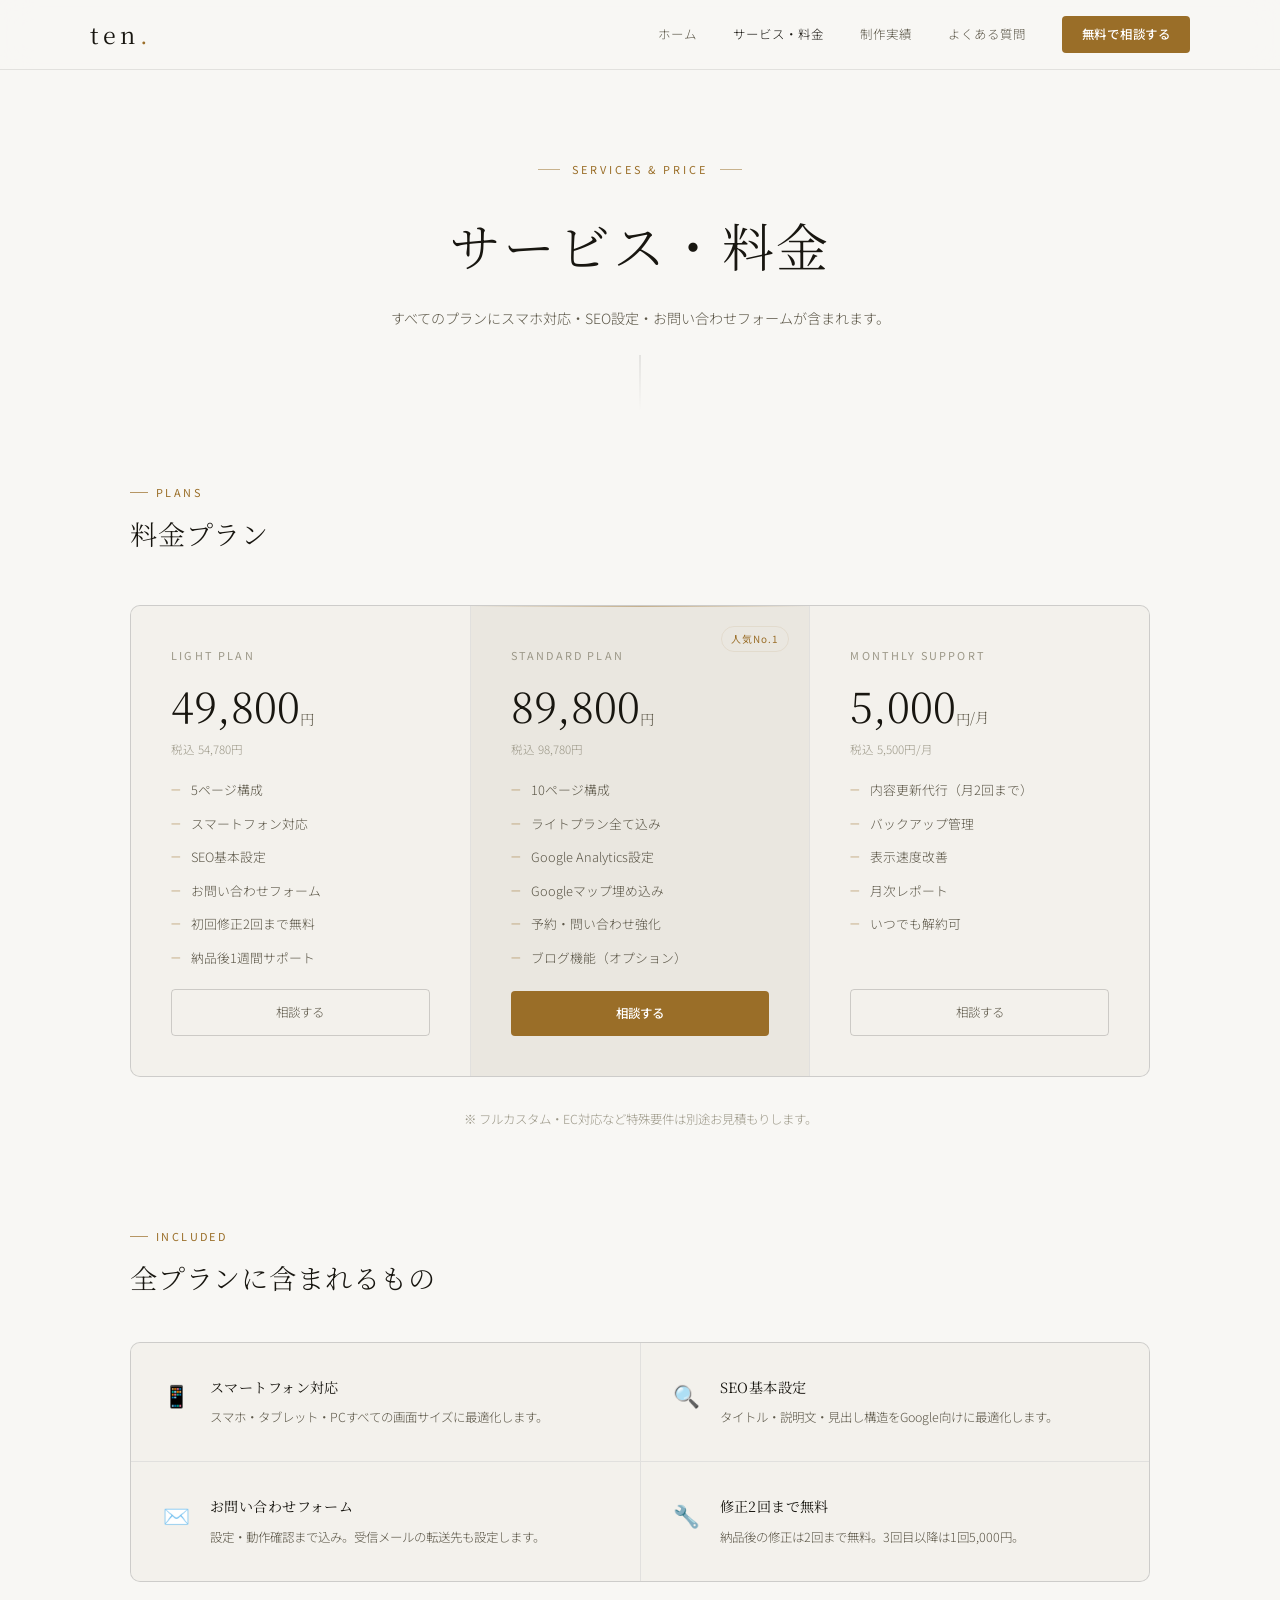
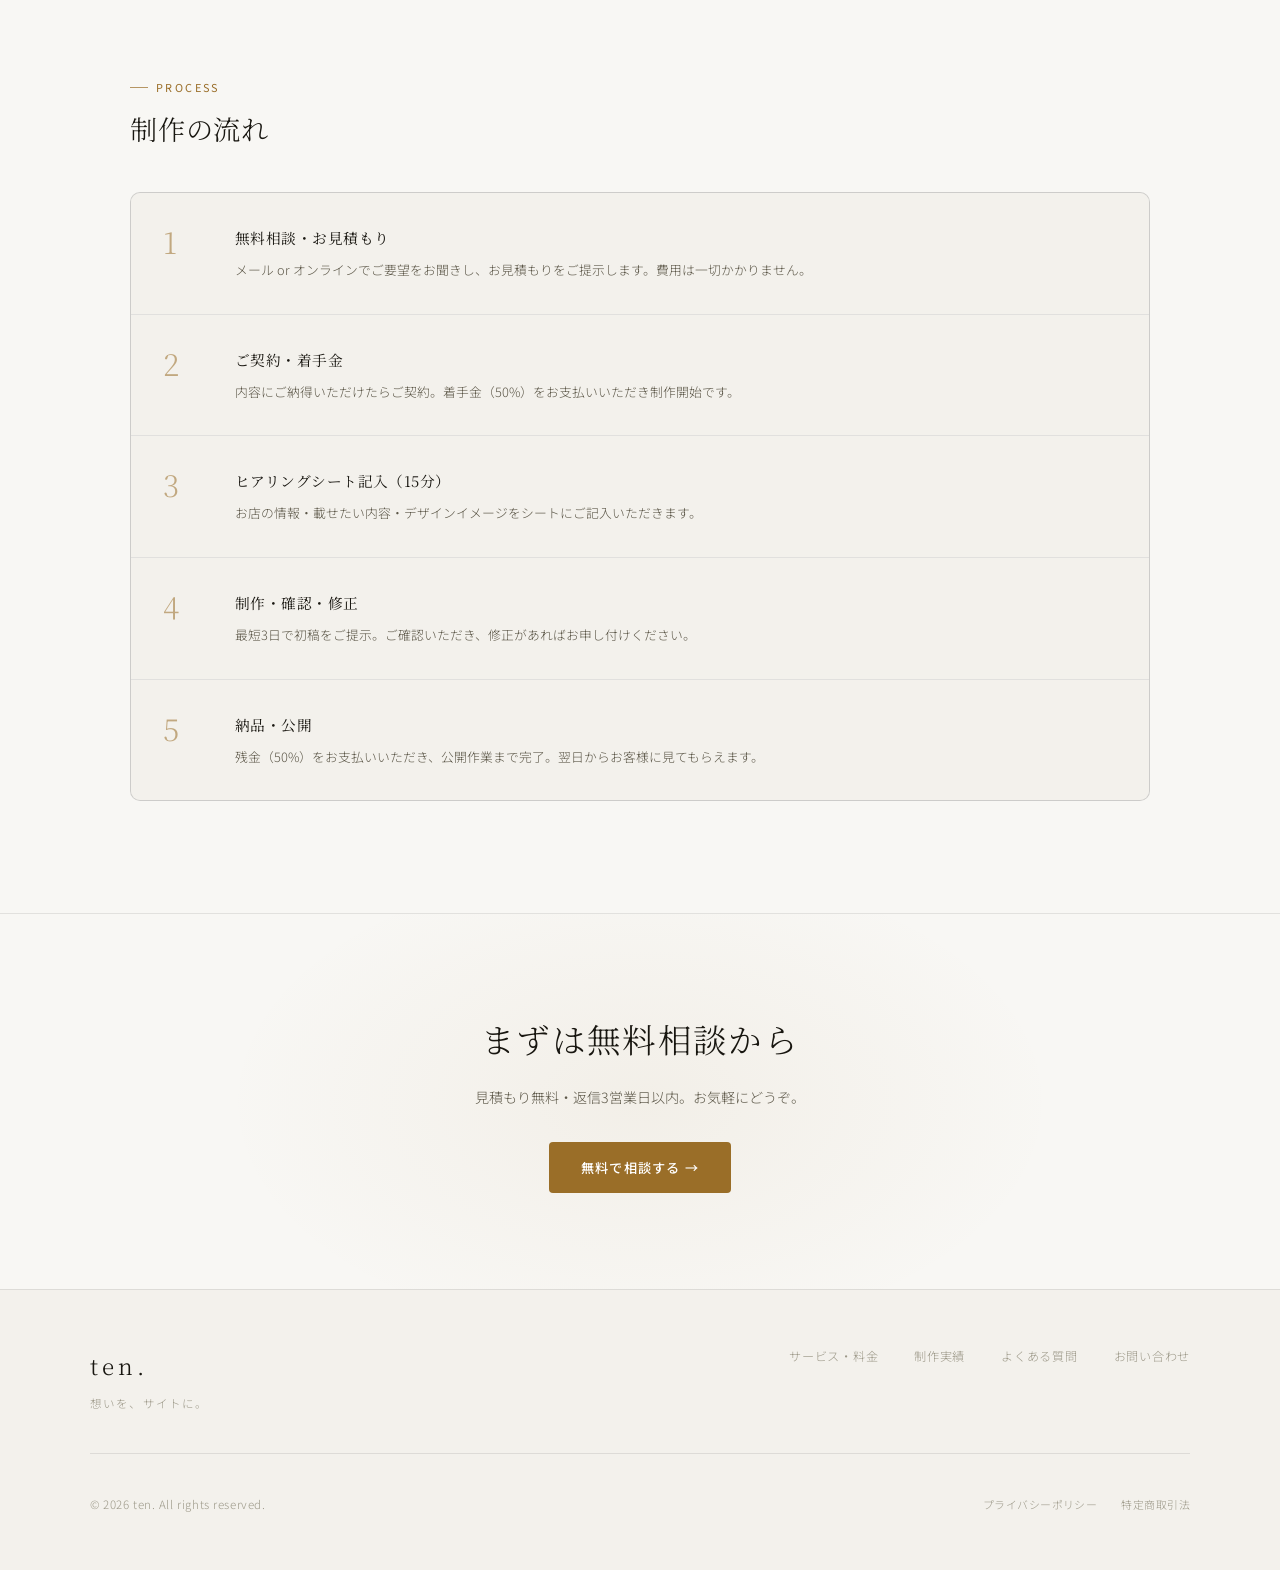
<file: services.html>
<!DOCTYPE html>
<html lang="ja">
<head>
  <meta charset="UTF-8" />
  <meta name="viewport" content="width=device-width, initial-scale=1.0" />
  <title>サービス・料金 | ten</title>
  <meta name="description" content="tenのホームページ制作サービス料金。ライトプラン49,800円〜。スマホ対応・SEO対応込み。" />
  <link rel="stylesheet" href="style.css" />
</head>
<body>

<nav class="nav">
  <div class="nav__inner">
    <a href="index.html" class="nav__logo">ten<span class="nav__logo-dot">.</span></a>
    <div class="nav__links">
      <a href="index.html">ホーム</a>
      <a href="services.html" class="active">サービス・料金</a>
      <a href="works.html">制作実績</a>
      <a href="faq.html">よくある質問</a>
      <a href="contact.html" class="nav__cta">無料で相談する</a>
    </div>
  </div>
</nav>

<div class="page-header">
  <div class="page-header__label">Services & Price</div>
  <h1>サービス・料金</h1>
  <p>すべてのプランにスマホ対応・SEO設定・お問い合わせフォームが含まれます。</p>
</div>

<section class="plans">
  <div class="wrap">
    <div class="sec-head">
      <span class="sec-head__label">Plans</span>
      <h2>料金プラン</h2>
    </div>
    <div class="plans__grid">

      <div class="plan-card">
        <div class="plan-card__name">Light Plan</div>
        <div class="plan-card__price">49,800<span class="unit">円</span></div>
        <div class="plan-card__tax">税込 54,780円</div>
        <ul class="plan-card__list">
          <li>5ページ構成</li>
          <li>スマートフォン対応</li>
          <li>SEO基本設定</li>
          <li>お問い合わせフォーム</li>
          <li>初回修正2回まで無料</li>
          <li>納品後1週間サポート</li>
        </ul>
        <a href="contact.html" class="btn--light">相談する</a>
      </div>

      <div class="plan-card plan-card--hot">
        <div class="plan-card__badge">人気No.1</div>
        <div class="plan-card__name">Standard Plan</div>
        <div class="plan-card__price">89,800<span class="unit">円</span></div>
        <div class="plan-card__tax">税込 98,780円</div>
        <ul class="plan-card__list">
          <li>10ページ構成</li>
          <li>ライトプラン全て込み</li>
          <li>Google Analytics設定</li>
          <li>Googleマップ埋め込み</li>
          <li>予約・問い合わせ強化</li>
          <li>ブログ機能（オプション）</li>
        </ul>
        <a href="contact.html" class="btn--primary">相談する</a>
      </div>

      <div class="plan-card">
        <div class="plan-card__name">Monthly Support</div>
        <div class="plan-card__price">5,000<span class="unit">円</span><span style="font-size:.9rem;font-weight:300;color:var(--text-2)">/月</span></div>
        <div class="plan-card__tax">税込 5,500円/月</div>
        <ul class="plan-card__list">
          <li>内容更新代行（月2回まで）</li>
          <li>バックアップ管理</li>
          <li>表示速度改善</li>
          <li>月次レポート</li>
          <li>いつでも解約可</li>
        </ul>
        <a href="contact.html" class="btn--light">相談する</a>
      </div>

    </div>
    <p style="text-align:center;color:var(--text-3);font-size:.78rem;margin-top:2rem;font-weight:300">
      ※ フルカスタム・EC対応など特殊要件は別途お見積もりします。
    </p>
  </div>
</section>

<section class="includes">
  <div class="wrap">
    <div class="sec-head">
      <span class="sec-head__label">Included</span>
      <h2>全プランに含まれるもの</h2>
    </div>
    <div class="includes__grid">
      <div class="inc-card">
        <div class="inc-card__icon">📱</div>
        <div>
          <h3>スマートフォン対応</h3>
          <p>スマホ・タブレット・PCすべての画面サイズに最適化します。</p>
        </div>
      </div>
      <div class="inc-card">
        <div class="inc-card__icon">🔍</div>
        <div>
          <h3>SEO基本設定</h3>
          <p>タイトル・説明文・見出し構造をGoogle向けに最適化します。</p>
        </div>
      </div>
      <div class="inc-card">
        <div class="inc-card__icon">✉️</div>
        <div>
          <h3>お問い合わせフォーム</h3>
          <p>設定・動作確認まで込み。受信メールの転送先も設定します。</p>
        </div>
      </div>
      <div class="inc-card">
        <div class="inc-card__icon">🔧</div>
        <div>
          <h3>修正2回まで無料</h3>
          <p>納品後の修正は2回まで無料。3回目以降は1回5,000円。</p>
        </div>
      </div>
    </div>
  </div>
</section>

<section class="flow">
  <div class="wrap">
    <div class="sec-head">
      <span class="sec-head__label">Process</span>
      <h2>制作の流れ</h2>
    </div>
    <div class="flow__list">
      <div class="flow__item">
        <div class="flow__num">1</div>
        <div class="flow__text">
          <h3>無料相談・お見積もり</h3>
          <p>メール or オンラインでご要望をお聞きし、お見積もりをご提示します。費用は一切かかりません。</p>
        </div>
      </div>
      <div class="flow__item">
        <div class="flow__num">2</div>
        <div class="flow__text">
          <h3>ご契約・着手金</h3>
          <p>内容にご納得いただけたらご契約。着手金（50%）をお支払いいただき制作開始です。</p>
        </div>
      </div>
      <div class="flow__item">
        <div class="flow__num">3</div>
        <div class="flow__text">
          <h3>ヒアリングシート記入（15分）</h3>
          <p>お店の情報・載せたい内容・デザインイメージをシートにご記入いただきます。</p>
        </div>
      </div>
      <div class="flow__item">
        <div class="flow__num">4</div>
        <div class="flow__text">
          <h3>制作・確認・修正</h3>
          <p>最短3日で初稿をご提示。ご確認いただき、修正があればお申し付けください。</p>
        </div>
      </div>
      <div class="flow__item">
        <div class="flow__num">5</div>
        <div class="flow__text">
          <h3>納品・公開</h3>
          <p>残金（50%）をお支払いいただき、公開作業まで完了。翌日からお客様に見てもらえます。</p>
        </div>
      </div>
    </div>
  </div>
</section>

<section class="cta-banner">
  <div class="wrap">
    <h2>まずは無料相談から</h2>
    <p>見積もり無料・返信3営業日以内。お気軽にどうぞ。</p>
    <a href="contact.html" class="btn btn--gold">無料で相談する →</a>
  </div>
</section>

<footer class="footer">
  <div class="footer__inner">
    <div class="footer__top">
      <div>
        <div class="footer__logo">ten.</div>
        <div class="footer__catch">想いを、サイトに。</div>
      </div>
      <nav class="footer__nav">
        <a href="services.html">サービス・料金</a>
        <a href="works.html">制作実績</a>
        <a href="faq.html">よくある質問</a>
        <a href="contact.html">お問い合わせ</a>
      </nav>
    </div>
    <div class="footer__bottom">
      <p class="footer__copy">© 2026 ten. All rights reserved.</p>
      <div style="display:flex;gap:1.5rem;align-items:center">
        <a href="privacy.html" style="font-size:.68rem;color:var(--text-3);letter-spacing:.04em">プライバシーポリシー</a>
        <a href="tokusho.html" style="font-size:.68rem;color:var(--text-3);letter-spacing:.04em">特定商取引法</a>
      </div>
    </div>
  </div>
</footer>

<script>
const obs = new IntersectionObserver((entries) => {
  entries.forEach(e => { if (e.isIntersecting) e.target.classList.add('in'); });
}, { threshold: .1 });
document.querySelectorAll('.fi').forEach(el => obs.observe(el));
</script>

</body>
</html>
</file>
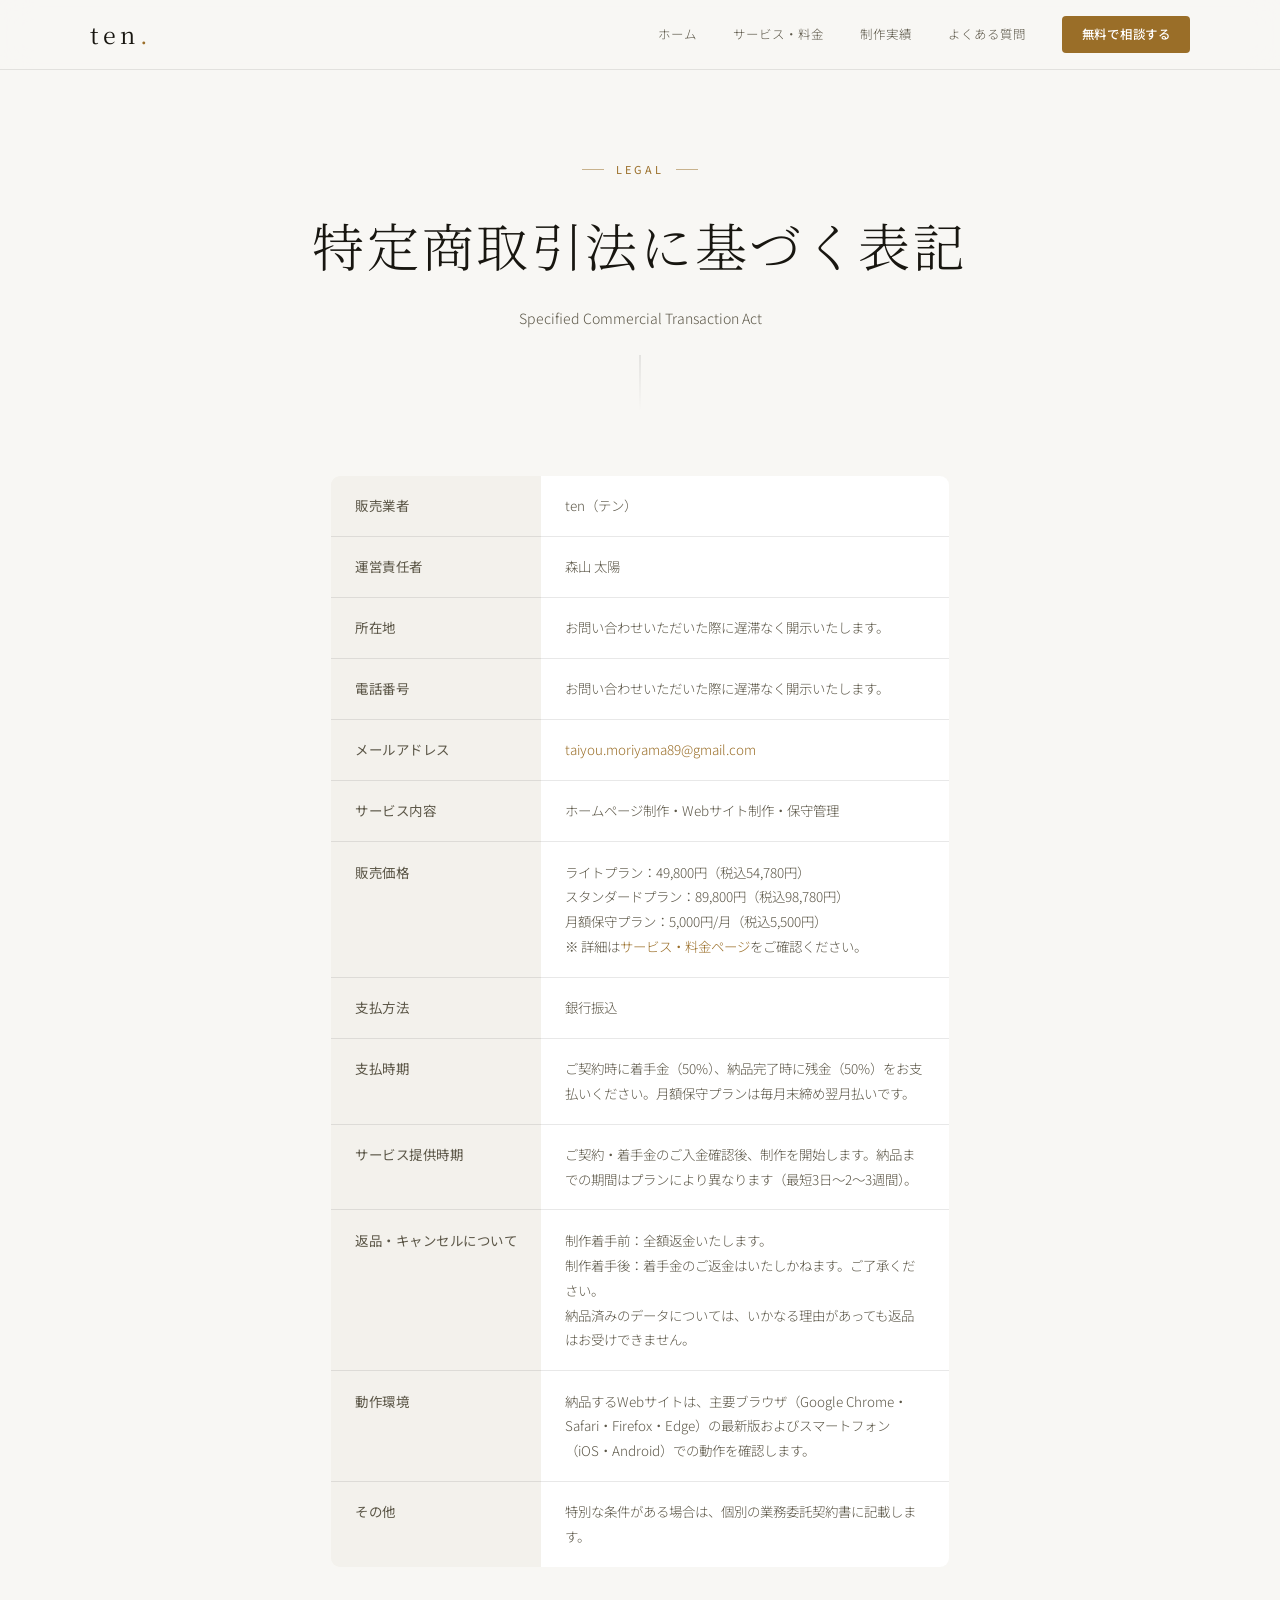
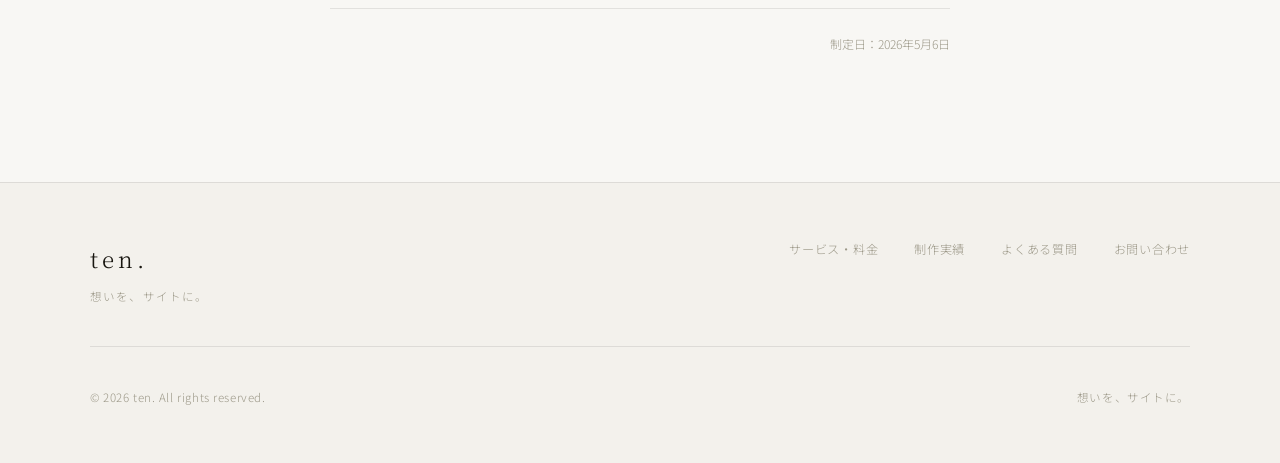
<file: tokusho.html>
<!DOCTYPE html>
<html lang="ja">
<head>
  <meta charset="UTF-8" />
  <meta name="viewport" content="width=device-width, initial-scale=1.0" />
  <title>特定商取引法に基づく表記 | ten</title>
  <meta name="description" content="tenの特定商取引法に基づく表記。" />
  <link rel="stylesheet" href="style.css" />
</head>
<body>

<nav class="nav">
  <div class="nav__inner">
    <a href="index.html" class="nav__logo">ten<span class="nav__logo-dot">.</span></a>
    <div class="nav__links">
      <a href="index.html">ホーム</a>
      <a href="services.html">サービス・料金</a>
      <a href="works.html">制作実績</a>
      <a href="faq.html">よくある質問</a>
      <a href="contact.html" class="nav__cta">無料で相談する</a>
    </div>
  </div>
</nav>

<div class="page-header">
  <div class="page-header__label">Legal</div>
  <h1>特定商取引法に基づく表記</h1>
  <p>Specified Commercial Transaction Act</p>
</div>

<section class="legal-section">
  <div class="wrap--narrow">
    <div class="legal-body">

      <table class="legal-table">
        <tr>
          <th>販売業者</th>
          <td>ten（テン）</td>
        </tr>
        <tr>
          <th>運営責任者</th>
          <td>森山 太陽</td>
        </tr>
        <tr>
          <th>所在地</th>
          <td>お問い合わせいただいた際に遅滞なく開示いたします。</td>
        </tr>
        <tr>
          <th>電話番号</th>
          <td>お問い合わせいただいた際に遅滞なく開示いたします。</td>
        </tr>
        <tr>
          <th>メールアドレス</th>
          <td><a href="mailto:taiyou.moriyama89@gmail.com">taiyou.moriyama89@gmail.com</a></td>
        </tr>
        <tr>
          <th>サービス内容</th>
          <td>ホームページ制作・Webサイト制作・保守管理</td>
        </tr>
        <tr>
          <th>販売価格</th>
          <td>
            ライトプラン：49,800円（税込54,780円）<br>
            スタンダードプラン：89,800円（税込98,780円）<br>
            月額保守プラン：5,000円/月（税込5,500円）<br>
            ※ 詳細は<a href="services.html">サービス・料金ページ</a>をご確認ください。
          </td>
        </tr>
        <tr>
          <th>支払方法</th>
          <td>銀行振込</td>
        </tr>
        <tr>
          <th>支払時期</th>
          <td>ご契約時に着手金（50%）、納品完了時に残金（50%）をお支払いください。月額保守プランは毎月末締め翌月払いです。</td>
        </tr>
        <tr>
          <th>サービス提供時期</th>
          <td>ご契約・着手金のご入金確認後、制作を開始します。納品までの期間はプランにより異なります（最短3日〜2〜3週間）。</td>
        </tr>
        <tr>
          <th>返品・キャンセルについて</th>
          <td>
            制作着手前：全額返金いたします。<br>
            制作着手後：着手金のご返金はいたしかねます。ご了承ください。<br>
            納品済みのデータについては、いかなる理由があっても返品はお受けできません。
          </td>
        </tr>
        <tr>
          <th>動作環境</th>
          <td>納品するWebサイトは、主要ブラウザ（Google Chrome・Safari・Firefox・Edge）の最新版およびスマートフォン（iOS・Android）での動作を確認します。</td>
        </tr>
        <tr>
          <th>その他</th>
          <td>特別な条件がある場合は、個別の業務委託契約書に記載します。</td>
        </tr>
      </table>

      <p class="legal-date">制定日：2026年5月6日</p>

    </div>
  </div>
</section>

<footer class="footer">
  <div class="footer__inner">
    <div class="footer__top">
      <div>
        <div class="footer__logo">ten.</div>
        <div class="footer__catch">想いを、サイトに。</div>
      </div>
      <nav class="footer__nav">
        <a href="services.html">サービス・料金</a>
        <a href="works.html">制作実績</a>
        <a href="faq.html">よくある質問</a>
        <a href="contact.html">お問い合わせ</a>
      </nav>
    </div>
    <div class="footer__bottom">
      <p class="footer__copy">© 2026 ten. All rights reserved.</p>
      <p class="footer__tag">想いを、サイトに。</p>
    </div>
  </div>
</footer>

<script>
</script>

</body>
</html>
</file>
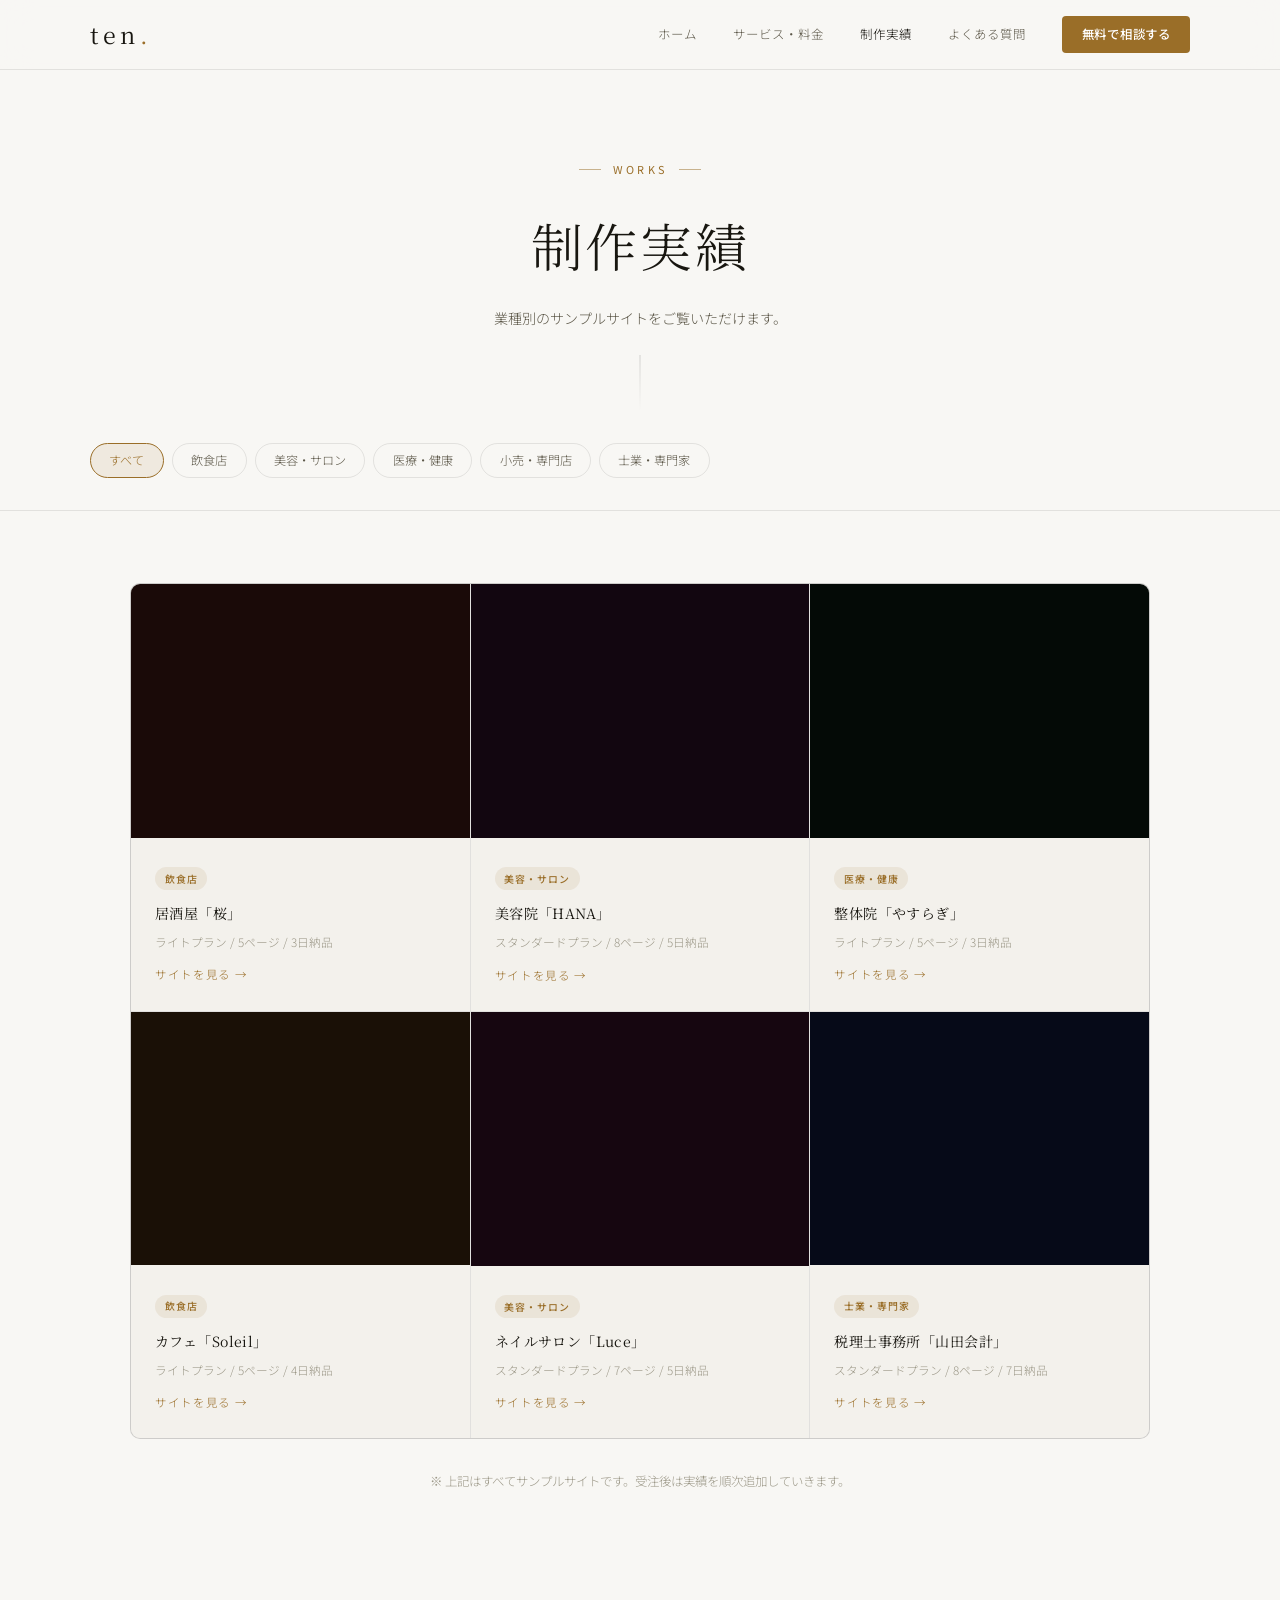
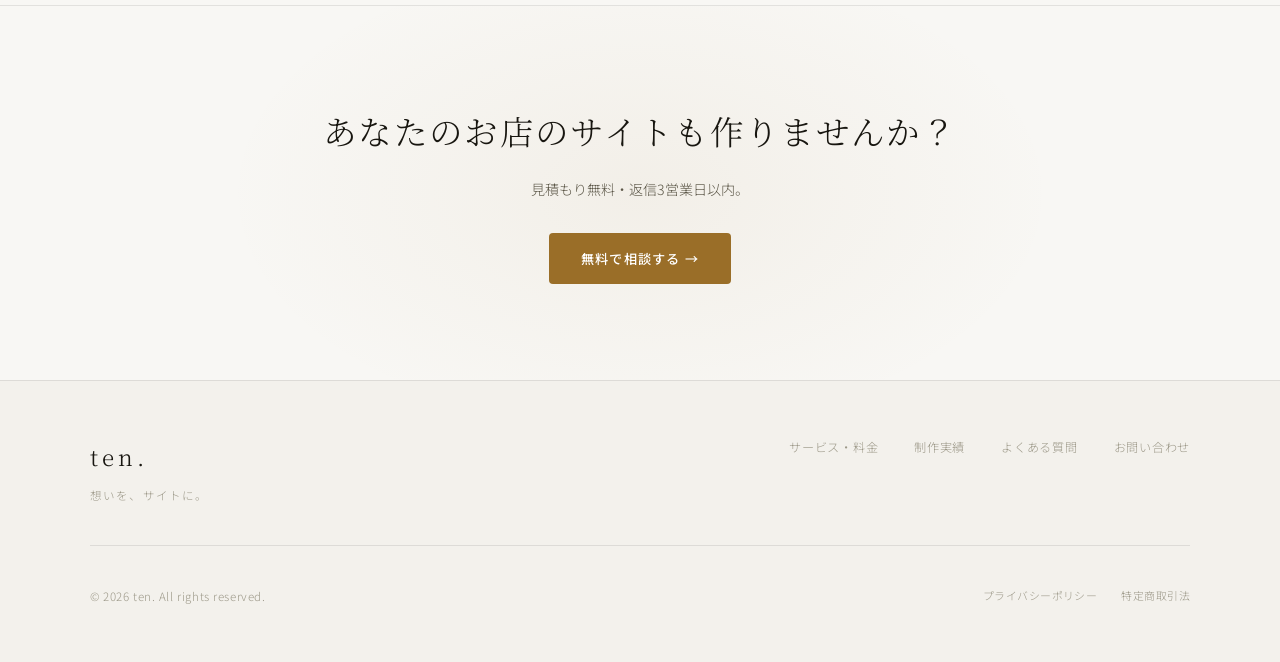
<file: works.html>
<!DOCTYPE html>
<html lang="ja">
<head>
  <meta charset="UTF-8" />
  <meta name="viewport" content="width=device-width, initial-scale=1.0" />
  <title>制作実績 | ten</title>
  <meta name="description" content="tenの制作実績。飲食店・美容院・整体院など業種別のサンプルサイトをご覧いただけます。" />
  <link rel="stylesheet" href="style.css" />
</head>
<body>

<nav class="nav">
  <div class="nav__inner">
    <a href="index.html" class="nav__logo">ten<span class="nav__logo-dot">.</span></a>
    <div class="nav__links">
      <a href="index.html">ホーム</a>
      <a href="services.html">サービス・料金</a>
      <a href="works.html" class="active">制作実績</a>
      <a href="faq.html">よくある質問</a>
      <a href="contact.html" class="nav__cta">無料で相談する</a>
    </div>
  </div>
</nav>

<div class="page-header">
  <div class="page-header__label">Works</div>
  <h1>制作実績</h1>
  <p>業種別のサンプルサイトをご覧いただけます。</p>
</div>

<div class="works-filter">
  <div class="works-filter__inner">
    <button class="filter-btn filter-btn--active">すべて</button>
    <button class="filter-btn">飲食店</button>
    <button class="filter-btn">美容・サロン</button>
    <button class="filter-btn">医療・健康</button>
    <button class="filter-btn">小売・専門店</button>
    <button class="filter-btn">士業・専門家</button>
  </div>
</div>

<section class="works-full">
  <div class="wrap">
    <div class="works-full__grid">

      <div class="work-card" data-cat="飲食店">
        <a href="https://moriyamataiyou.github.io/demo/sakura/" target="_blank" rel="noopener">
          <div class="work__thumb work__thumb--red">
            <img src="https://images.unsplash.com/photo-1563021658-93c1d5cc764e?auto=format&fit=crop&w=800&q=85" alt="居酒屋桜" loading="lazy" onerror="this.remove()" />
          </div>
        </a>
        <div class="work-card__body">
          <span class="work-card__tag" style="background:var(--gold-dim);color:var(--gold)">飲食店</span>
          <h3>居酒屋「桜」</h3>
          <p>ライトプラン / 5ページ / 3日納品</p>
          <a href="https://moriyamataiyou.github.io/demo/sakura/" target="_blank" rel="noopener" style="display:inline-block;margin-top:.75rem;font-size:.72rem;color:var(--gold);letter-spacing:.06em;">サイトを見る →</a>
        </div>
      </div>

      <div class="work-card" data-cat="美容・サロン">
        <a href="https://moriyamataiyou.github.io/demo/hana/" target="_blank" rel="noopener">
          <div class="work__thumb work__thumb--pink">
            <img src="https://images.unsplash.com/photo-1600948836101-f9ffda59d250?auto=format&fit=crop&w=800&q=85" alt="美容院HANA" loading="lazy" onerror="this.remove()" />
          </div>
        </a>
        <div class="work-card__body">
          <span class="work-card__tag" style="background:var(--gold-dim);color:var(--gold)">美容・サロン</span>
          <h3>美容院「HANA」</h3>
          <p>スタンダードプラン / 8ページ / 5日納品</p>
          <a href="https://moriyamataiyou.github.io/demo/hana/" target="_blank" rel="noopener" style="display:inline-block;margin-top:.75rem;font-size:.72rem;color:var(--gold);letter-spacing:.06em;">サイトを見る →</a>
        </div>
      </div>

      <div class="work-card" data-cat="医療・健康">
        <a href="https://moriyamataiyou.github.io/demo/yasuragi/" target="_blank" rel="noopener">
          <div class="work__thumb work__thumb--green">
            <img src="https://images.unsplash.com/photo-1600334129128-685c5582fd35?auto=format&fit=crop&w=800&q=85" alt="整体院やすらぎ" loading="lazy" onerror="this.remove()" />
          </div>
        </a>
        <div class="work-card__body">
          <span class="work-card__tag" style="background:var(--gold-dim);color:var(--gold)">医療・健康</span>
          <h3>整体院「やすらぎ」</h3>
          <p>ライトプラン / 5ページ / 3日納品</p>
          <a href="https://moriyamataiyou.github.io/demo/yasuragi/" target="_blank" rel="noopener" style="display:inline-block;margin-top:.75rem;font-size:.72rem;color:var(--gold);letter-spacing:.06em;">サイトを見る →</a>
        </div>
      </div>

      <div class="work-card" data-cat="飲食店">
        <a href="https://moriyamataiyou.github.io/demo/soleil/" target="_blank" rel="noopener">
          <div class="work__thumb work__thumb--amber">
            <img src="https://images.unsplash.com/photo-1611323128401-faa8f1b6de24?auto=format&fit=crop&w=800&q=85" alt="カフェSoleil" loading="lazy" onerror="this.remove()" />
          </div>
        </a>
        <div class="work-card__body">
          <span class="work-card__tag" style="background:var(--gold-dim);color:var(--gold)">飲食店</span>
          <h3>カフェ「Soleil」</h3>
          <p>ライトプラン / 5ページ / 4日納品</p>
          <a href="https://moriyamataiyou.github.io/demo/soleil/" target="_blank" rel="noopener" style="display:inline-block;margin-top:.75rem;font-size:.72rem;color:var(--gold);letter-spacing:.06em;">サイトを見る →</a>
        </div>
      </div>

      <div class="work-card" data-cat="美容・サロン">
        <a href="https://moriyamataiyou.github.io/demo/luce/" target="_blank" rel="noopener">
          <div class="work__thumb work__thumb--rose">
            <img src="https://images.unsplash.com/photo-1658492055212-e1acbccfca5a?auto=format&fit=crop&w=800&q=85" alt="ネイルサロンLuce" loading="lazy" onerror="this.remove()" />
          </div>
        </a>
        <div class="work-card__body">
          <span class="work-card__tag" style="background:var(--gold-dim);color:var(--gold)">美容・サロン</span>
          <h3>ネイルサロン「Luce」</h3>
          <p>スタンダードプラン / 7ページ / 5日納品</p>
          <a href="https://moriyamataiyou.github.io/demo/luce/" target="_blank" rel="noopener" style="display:inline-block;margin-top:.75rem;font-size:.72rem;color:var(--gold);letter-spacing:.06em;">サイトを見る →</a>
        </div>
      </div>

      <div class="work-card" data-cat="士業・専門家">
        <a href="https://moriyamataiyou.github.io/demo/yamada/" target="_blank" rel="noopener">
          <div class="work__thumb work__thumb--navy">
            <img src="https://images.unsplash.com/photo-1642522029686-5485ea7e6042?auto=format&fit=crop&w=800&q=85" alt="山田会計事務所" loading="lazy" onerror="this.remove()" />
          </div>
        </a>
        <div class="work-card__body">
          <span class="work-card__tag" style="background:var(--gold-dim);color:var(--gold)">士業・専門家</span>
          <h3>税理士事務所「山田会計」</h3>
          <p>スタンダードプラン / 8ページ / 7日納品</p>
          <a href="https://moriyamataiyou.github.io/demo/yamada/" target="_blank" rel="noopener" style="display:inline-block;margin-top:.75rem;font-size:.72rem;color:var(--gold);letter-spacing:.06em;">サイトを見る →</a>
        </div>
      </div>

    </div>
    <p style="text-align:center;color:var(--text-3);font-size:.78rem;font-weight:300">
      ※ 上記はすべてサンプルサイトです。受注後は実績を順次追加していきます。
    </p>
  </div>
</section>

<section class="cta-banner">
  <div class="wrap">
    <h2>あなたのお店のサイトも作りませんか？</h2>
    <p>見積もり無料・返信3営業日以内。</p>
    <a href="contact.html" class="btn btn--gold">無料で相談する →</a>
  </div>
</section>

<footer class="footer">
  <div class="footer__inner">
    <div class="footer__top">
      <div>
        <div class="footer__logo">ten.</div>
        <div class="footer__catch">想いを、サイトに。</div>
      </div>
      <nav class="footer__nav">
        <a href="services.html">サービス・料金</a>
        <a href="works.html">制作実績</a>
        <a href="faq.html">よくある質問</a>
        <a href="contact.html">お問い合わせ</a>
      </nav>
    </div>
    <div class="footer__bottom">
      <p class="footer__copy">© 2026 ten. All rights reserved.</p>
      <div style="display:flex;gap:1.5rem;align-items:center">
        <a href="privacy.html" style="font-size:.68rem;color:var(--text-3);letter-spacing:.04em">プライバシーポリシー</a>
        <a href="tokusho.html" style="font-size:.68rem;color:var(--text-3);letter-spacing:.04em">特定商取引法</a>
      </div>
    </div>
  </div>
</footer>

<script>
// フィルターボタン
const filterBtns = document.querySelectorAll('.filter-btn');
const cards = document.querySelectorAll('.work-card');

filterBtns.forEach(btn => {
  btn.addEventListener('click', () => {
    filterBtns.forEach(b => b.classList.remove('filter-btn--active'));
    btn.classList.add('filter-btn--active');
    const cat = btn.textContent.trim();
    cards.forEach(card => {
      if (cat === 'すべて' || card.dataset.cat === cat) {
        card.style.display = '';
      } else {
        card.style.display = 'none';
      }
    });
  });
});
</script>


</body>
</html>
</file>
<file: style.css>
@import url('https://fonts.googleapis.com/css2?family=Noto+Serif+JP:wght@300;400;500&family=Noto+Sans+JP:wght@300;400;500&display=swap');

/* =========================================
   ten — デザインシステム（ダーク/ライト対応）
   ========================================= */

*, *::before, *::after { box-sizing: border-box; margin: 0; padding: 0; }

:root {
  --bg-deep:   #f8f7f4;
  --bg:        #ffffff;
  --bg-card:   #f3f1ec;
  --bg-raised: #eae7e0;
  --border:    rgba(0,0,0,.09);
  --border-2:  rgba(0,0,0,.16);
  --gold:      #9a6e28;
  --gold-lt:   #b08840;
  --gold-dim:  rgba(154,110,40,.1);
  --text:      #181610;
  --text-2:    #5c5748;
  --text-3:    #9c9888;
  --radius:    4px;
  --radius-lg: 10px;

  --nav-bg:          rgba(248,247,244,.9);
  --grid-color:      rgba(0,0,0,.05);
  --hero-radial-1:   rgba(154,110,40,.07);
  --hero-radial-2:   rgba(80,50,160,.04);
  --ghost-bg:        rgba(0,0,0,.05);
  --ghost-hover:     rgba(0,0,0,.09);
  --photo-filter:    brightness(1) saturate(.88);
  --shadow-card:     0 32px 64px rgba(0,0,0,.12);
  --cta-glow:        rgba(154,110,40,.06);
  --gold-line:       rgba(154,110,40,.22);
  --gold-plan-line:  rgba(154,110,40,.45);
}

html { scroll-behavior: smooth; }

body {
  font-family: 'Noto Sans JP', 'Hiragino Kaku Gothic ProN', sans-serif;
  background: var(--bg-deep);
  color: var(--text);
  line-height: 1.75;
  font-weight: 300;
  -webkit-font-smoothing: antialiased;
  transition: background .35s ease, color .35s ease;
}

img { display: block; max-width: 100%; }
a { color: inherit; text-decoration: none; }

.wrap         { max-width: 1100px; margin: 0 auto; padding: 0 2.5rem; }
.wrap--narrow { max-width: 700px;  margin: 0 auto; padding: 0 2.5rem; }

/* ── Section labels & titles ── */
.s-label {
  display: inline-flex;
  align-items: center;
  gap: .6rem;
  font-size: .7rem;
  font-weight: 400;
  letter-spacing: .22em;
  text-transform: uppercase;
  color: var(--gold);
  margin-bottom: 1.25rem;
}
.s-label::before {
  content: '';
  width: 22px; height: 1px;
  background: var(--gold);
  opacity: .7;
}

.s-title {
  font-family: 'Noto Serif JP', 'Yu Mincho', serif;
  font-size: clamp(1.75rem, 3.5vw, 2.6rem);
  font-weight: 400;
  line-height: 1.45;
  color: var(--text);
  margin-bottom: 1.25rem;
  letter-spacing: .03em;
}

.s-desc {
  color: var(--text-2);
  font-size: .9rem;
  line-height: 1.95;
  max-width: 440px;
  font-weight: 300;
}

/* ── Fade-in ── */
.fi {
  opacity: 0;
  transform: translateY(22px);
  transition: opacity .85s ease, transform .85s ease;
}
.fi[data-delay="1"] { transition-delay: .15s; }
.fi[data-delay="2"] { transition-delay: .3s;  }
.fi[data-delay="3"] { transition-delay: .45s; }
.fi[data-delay="4"] { transition-delay: .6s;  }
.fi.in { opacity: 1; transform: none; }

/* ── Buttons ── */
.btn {
  display: inline-flex;
  align-items: center;
  gap: .5rem;
  padding: .875rem 2rem;
  font-family: 'Noto Sans JP', sans-serif;
  font-size: .825rem;
  font-weight: 400;
  letter-spacing: .1em;
  border-radius: var(--radius);
  transition: all .3s ease;
  cursor: pointer;
  border: none;
  white-space: nowrap;
}
.btn--gold {
  background: var(--gold);
  color: #fff;
  font-weight: 500;
}
.btn--gold:hover { background: var(--gold-lt); box-shadow: 0 8px 32px rgba(0,0,0,.2); }
.btn--white {
  background: var(--ghost-bg);
  color: var(--text);
  border: 1px solid var(--border-2);
}
.btn--white:hover { background: var(--ghost-hover); }
.btn--outline {
  background: transparent;
  color: var(--text-2);
  border: 1px solid var(--border-2);
}
.btn--outline:hover { border-color: var(--gold); color: var(--gold); }
.btn--dark {
  background: var(--ghost-bg);
  color: var(--text);
  border: 1px solid var(--border-2);
}
.btn--dark:hover { background: var(--ghost-hover); }

/* ── Navigation ── */
.nav {
  position: fixed;
  top: 0; left: 0; right: 0;
  z-index: 100;
  padding: 0 2.5rem;
  height: 70px;
  display: flex;
  align-items: center;
  backdrop-filter: blur(16px) saturate(180%);
  background: var(--nav-bg);
  border-bottom: 1px solid var(--border);
  transition: background .35s ease;
}
.nav__inner {
  max-width: 1100px;
  margin: 0 auto;
  width: 100%;
  display: flex;
  align-items: center;
  justify-content: space-between;
}
.nav__logo {
  font-family: 'Noto Serif JP', serif;
  font-size: 1.45rem;
  font-weight: 400;
  letter-spacing: .18em;
  color: var(--text);
}
.nav__logo-dot { color: var(--gold); }
.nav__links {
  display: flex;
  align-items: center;
  gap: 2.25rem;
}
.nav__links a {
  font-size: .78rem;
  font-weight: 300;
  letter-spacing: .08em;
  color: var(--text-2);
  transition: color .2s;
}
.nav__links a:hover,
.nav__links a.active { color: var(--text); }
.nav__cta {
  background: var(--gold) !important;
  color: #fff !important;
  padding: .5rem 1.2rem !important;
  border-radius: var(--radius) !important;
  font-weight: 500 !important;
  letter-spacing: .06em !important;
  transition: background .2s !important;
}
.nav__cta:hover { background: var(--gold-lt) !important; }


/* ── Hero ── */
.hero {
  position: relative;
  min-height: 100vh;
  display: flex;
  align-items: center;
  overflow: hidden;
  padding-top: 70px;
}
.hero__bg {
  position: absolute;
  inset: 0;
  background-size: cover;
  background-position: center;
}
.hero__bg::after {
  content: '';
  position: absolute;
  inset: 0;
  background:
    linear-gradient(to right, rgba(8,6,4,.92) 0%, rgba(8,6,4,.82) 38%, rgba(8,6,4,.52) 65%, rgba(8,6,4,.22) 100%),
    linear-gradient(to bottom, rgba(8,6,4,.25) 0%, transparent 30%, transparent 70%, rgba(8,6,4,.45) 100%);
}
.hero__grid {
  position: absolute;
  inset: 0;
  background-image:
    linear-gradient(var(--grid-color) 1px, transparent 1px),
    linear-gradient(90deg, var(--grid-color) 1px, transparent 1px);
  background-size: 72px 72px;
  mask-image: radial-gradient(ellipse 75% 75% at 50% 50%, black 20%, transparent 100%);
}
.hero__inner {
  position: relative;
  z-index: 2;
  max-width: 860px;
  margin: 0 auto;
  padding: 5rem 2.5rem;
  width: 100%;
}
.hero__content { }
.hero__eyebrow {
  font-size: .68rem;
  font-weight: 400;
  letter-spacing: .28em;
  text-transform: uppercase;
  color: var(--gold-lt);
  margin-bottom: 2.25rem;
  display: flex;
  align-items: center;
  gap: 1rem;
  opacity: 1;
  text-shadow: 0 1px 8px rgba(0,0,0,.5);
}
.hero__eyebrow::before {
  content: '';
  width: 36px; height: 1px;
  background: var(--gold);
  opacity: .6;
}
.hero__title {
  font-family: 'Noto Serif JP', 'Yu Mincho', serif;
  font-size: clamp(2.75rem, 5.5vw, 4.75rem);
  font-weight: 300;
  line-height: 1.22;
  letter-spacing: .04em;
  color: #ffffff;
  margin-bottom: 0;
  text-shadow: 0 2px 24px rgba(0,0,0,.7);
}
.hero__title em { font-style: normal; color: var(--gold-lt); display: block; }
.hero__line {
  width: 44px; height: 1px;
  background: var(--gold);
  margin: 2rem 0;
  opacity: .55;
}
.hero__sub {
  font-size: .92rem;
  color: rgba(255,255,255,.88);
  line-height: 2;
  margin-bottom: 3rem;
  font-weight: 300;
  text-shadow: 0 1px 12px rgba(0,0,0,.6);
}
.hero__actions { display: flex; gap: 1rem; flex-wrap: wrap; }

/* ── Hero Visual (Photo) ── */
.hero__visual {
  position: relative;
  border-radius: var(--radius-lg);
  overflow: hidden;
  box-shadow: var(--shadow-card);
}
.hero__visual::after {
  content: '';
  position: absolute;
  inset: 0;
  border-radius: inherit;
  border: 1px solid var(--border-2);
  pointer-events: none;
}
.hero__visual img {
  width: 100%;
  aspect-ratio: 4/3;
  object-fit: cover;
  display: block;
  filter: var(--photo-filter);
  transition: filter .35s ease;
}

.hero__scroll {
  position: absolute;
  bottom: 2.5rem;
  left: 50%;
  transform: translateX(-50%);
  display: flex;
  flex-direction: column;
  align-items: center;
  gap: .6rem;
  color: var(--text-3);
  font-size: .62rem;
  letter-spacing: .22em;
  text-transform: uppercase;
}
.hero__scroll::after {
  content: '';
  width: 1px; height: 36px;
  background: linear-gradient(to bottom, var(--gold), transparent);
  animation: scrollPulse 1.8s ease-in-out infinite;
}
@keyframes scrollPulse {
  0%,100% { opacity: .7; }
  50%      { opacity: .15; }
}

/* ── Stats ── */
.stats {
  background: var(--bg-card);
  border-top: 1px solid var(--border);
  border-bottom: 1px solid var(--border);
  padding: 3.5rem 2.5rem;
}
.stats__grid {
  max-width: 1100px;
  margin: 0 auto;
  display: grid;
  grid-template-columns: repeat(4, 1fr);
}
.stats__grid--3 { grid-template-columns: repeat(3, 1fr); }
.stat { text-align: center; padding: .5rem 1rem; position: relative; }
.stat:not(:last-child)::after {
  content: '';
  position: absolute;
  right: 0; top: 15%; bottom: 15%;
  width: 1px;
  background: var(--border-2);
}
.stat__num {
  font-family: 'Noto Serif JP', serif;
  font-size: clamp(1.9rem, 3.5vw, 2.75rem);
  font-weight: 300;
  color: var(--gold);
  line-height: 1;
  margin-bottom: .5rem;
  letter-spacing: .02em;
}
.stat__lbl {
  font-size: .72rem;
  color: var(--text-3);
  letter-spacing: .1em;
  font-weight: 400;
}

/* ── Features ── */
.features { padding: 7rem 2.5rem; }
.features__layout {
  max-width: 1100px;
  margin: 0 auto;
  display: grid;
  grid-template-columns: 300px 1fr;
  gap: 6rem;
  align-items: start;
}
.features__head { position: sticky; top: 110px; }
.features__mini-mockup {
  margin-top: 2.5rem;
}
.features__grid {
  display: grid;
  grid-template-columns: 1fr 1fr;
  border: 1px solid var(--border);
  border-radius: var(--radius-lg);
  overflow: hidden;
  gap: 1px;
  background: var(--border);
}
.feat { background: var(--bg-card); padding: 2rem; transition: background .2s; }
.feat:hover { background: var(--bg-raised); }
.feat__icon { font-size: 1.1rem; margin-bottom: .875rem; display: block; }
.feat h3 {
  font-family: 'Noto Serif JP', serif;
  font-size: .9rem;
  font-weight: 400;
  color: var(--text);
  margin-bottom: .5rem;
  letter-spacing: .04em;
}
.feat p { font-size: .78rem; color: var(--text-2); line-height: 1.85; font-weight: 300; }

/* ── Works (index) ── */
.works {
  padding: 7rem 2.5rem;
  background: var(--bg-card);
  border-top: 1px solid var(--border);
  border-bottom: 1px solid var(--border);
}
.works__head {
  max-width: 1100px;
  margin: 0 auto 3.5rem;
  display: flex;
  justify-content: space-between;
  align-items: flex-end;
}
.works__grid {
  max-width: 1100px;
  margin: 0 auto;
  display: grid;
  grid-template-columns: repeat(3, 1fr);
  gap: 1px;
  background: var(--border);
  border: 1px solid var(--border);
  border-radius: var(--radius-lg);
  overflow: hidden;
}
.work { background: var(--bg); overflow: hidden; }
.work__img {
  width: 100%;
  aspect-ratio: 4/3;
  object-fit: cover;
  display: block;
  transition: transform .65s ease;
  filter: var(--photo-filter);
}

/* ── Work thumbnail mockup ── */
.work__thumb {
  aspect-ratio: 4/3;
  display: flex;
  flex-direction: column;
  overflow: hidden;
  position: relative;
  transition: opacity .3s;
}
.work:hover .work__thumb { opacity: .88; }
.work__thumb--red   { background: #1a0a08; }
.work__thumb--pink  { background: #120610; }
.work__thumb--green { background: #040a06; }
.work__thumb--amber { background: #1a1006; }
.work__thumb--rose  { background: #160610; }
.work__thumb--navy  { background: #060a18; }

.work__thumb img {
  width: 100%; height: 100%;
  object-fit: cover; display: block;
  transition: transform .6s ease, opacity .3s;
  opacity: .88;
}
.work:hover .work__thumb img,
.work-card:hover .work__thumb img { transform: scale(1.05); opacity: 1; }

.wt__nav {
  padding: .5rem .75rem;
  display: flex; justify-content: space-between; align-items: center;
  background: rgba(0,0,0,.06);
  border-bottom: 1px solid rgba(0,0,0,.06);
  flex-shrink: 0;
}
.wt__logo { font-family: 'Noto Serif JP', serif; font-size: .6rem; color: var(--gold); letter-spacing: .12em; }
.wt__links { display: flex; gap: .4rem; }
.wt__links span { width: 1.1rem; height: .18rem; background: rgba(0,0,0,.12); border-radius: 999px; }
.wt__hero {
  flex: 1;
  padding: .75rem .75rem 1rem;
  display: flex; flex-direction: column; justify-content: center;
  position: relative;
}
.wt__h1 { width: 72%; height: .38rem; background: rgba(0,0,0,.4); border-radius: 999px; margin-bottom: .28rem; }
.wt__h1.s { width: 48%; background: var(--gold); opacity: .7; }
.wt__btn { width: 2.6rem; height: .48rem; background: var(--gold); border-radius: 3px; margin-top: .4rem; opacity: .85; }
.wt__cards { display: grid; grid-template-columns: repeat(3, 1fr); gap: .3rem; padding: 0 .75rem .6rem; flex-shrink: 0; }
.wt__card { aspect-ratio: 1.2; background: rgba(0,0,0,.05); border-radius: 2px; border: 1px solid rgba(0,0,0,.07); }
.work__body {
  padding: 1.5rem;
  background: var(--bg-card);
  border-top: 1px solid var(--border);
}
.work__cat { font-size: .65rem; letter-spacing: .18em; color: var(--gold); text-transform: uppercase; margin-bottom: .5rem; font-weight: 400; }
.work__name { font-family: 'Noto Serif JP', serif; font-size: .9rem; font-weight: 400; color: var(--text); margin-bottom: .375rem; letter-spacing: .03em; }
.work__meta { font-size: .72rem; color: var(--text-3); font-weight: 300; }

/* ── Pricing ── */
.pricing { padding: 7rem 2.5rem; }
.pricing__grid {
  display: grid;
  grid-template-columns: repeat(3, 1fr);
  gap: 1px;
  background: var(--border);
  border: 1px solid var(--border);
  border-radius: var(--radius-lg);
  overflow: hidden;
  margin-top: 3.5rem;
}
.plan {
  background: var(--bg-card);
  padding: 2.5rem;
  display: flex;
  flex-direction: column;
  gap: 1.25rem;
  position: relative;
}
.plan--feat { background: var(--bg-raised); }
.plan--feat::before {
  content: '';
  position: absolute;
  top: 0; left: 0; right: 0; height: 1px;
  background: linear-gradient(90deg, transparent, var(--gold-plan-line), transparent);
}
.plan__badge {
  position: absolute;
  top: 1.25rem; right: 1.25rem;
  font-size: .62rem; letter-spacing: .1em;
  color: var(--gold);
  border: 1px solid var(--gold-dim);
  padding: .22rem .6rem;
  border-radius: 999px;
  font-weight: 400;
}
.plan__name { font-size: .68rem; letter-spacing: .2em; text-transform: uppercase; color: var(--text-3); font-weight: 400; }
.plan__price { font-family: 'Noto Serif JP', serif; font-size: 2.6rem; font-weight: 300; color: var(--text); line-height: 1; }
.plan__price sub { font-size: .9rem; font-weight: 300; color: var(--text-2); vertical-align: bottom; }
.plan__tax { font-size: .72rem; color: var(--text-3); margin-top: -.5rem; }
.plan__list { list-style: none; display: flex; flex-direction: column; gap: .75rem; flex: 1; }
.plan__list li { font-size: .8rem; color: var(--text-2); padding-left: 1.25rem; position: relative; font-weight: 300; line-height: 1.6; }
.plan__list li::before { content: '—'; position: absolute; left: 0; color: var(--gold); font-size: .68rem; top: .05em; }

/* ── Process ── */
.process {
  padding: 7rem 2.5rem;
  background: var(--bg-card);
  border-top: 1px solid var(--border);
  border-bottom: 1px solid var(--border);
}
.process__grid {
  display: grid;
  grid-template-columns: repeat(5, 1fr);
  margin-top: 3.5rem;
  position: relative;
}
.process__grid::before {
  content: '';
  position: absolute;
  top: 1.55rem;
  left: 10%; right: 10%;
  height: 1px;
  background: var(--border-2);
}
.step { padding: 1.25rem .875rem; text-align: center; }
.step__num {
  width: 3.1rem; height: 3.1rem;
  border-radius: 50%;
  border: 1px solid var(--border-2);
  display: flex; align-items: center; justify-content: center;
  margin: 0 auto 1.25rem;
  font-family: 'Noto Serif JP', serif;
  font-size: .9rem; color: var(--gold);
  background: var(--bg-card);
  position: relative; z-index: 1; font-weight: 300;
}
.step h3 { font-family: 'Noto Serif JP', serif; font-size: .85rem; font-weight: 400; color: var(--text); margin-bottom: .5rem; letter-spacing: .04em; }
.step p { font-size: .73rem; color: var(--text-2); line-height: 1.75; font-weight: 300; }

/* ── CTA ── */
.cta { padding: 9rem 2.5rem; position: relative; overflow: hidden; }
.cta::before {
  content: '';
  position: absolute; inset: 0;
  background: radial-gradient(ellipse 55% 80% at 50% 50%, var(--cta-glow) 0%, transparent 65%);
}
.cta::after {
  content: '';
  position: absolute;
  top: 0; left: 0; right: 0; height: 1px;
  background: linear-gradient(90deg, transparent, var(--gold-line), transparent);
}
.cta__inner { max-width: 680px; margin: 0 auto; text-align: center; position: relative; }
.cta__title {
  font-family: 'Noto Serif JP', serif;
  font-size: clamp(1.75rem, 3.5vw, 2.6rem);
  font-weight: 300; line-height: 1.5;
  color: var(--text); margin-bottom: 1.5rem; letter-spacing: .04em;
}
.cta__sub { color: var(--text-2); font-size: .88rem; line-height: 2; margin-bottom: 2.75rem; font-weight: 300; }
.cta__actions { display: flex; gap: 1rem; justify-content: center; flex-wrap: wrap; }

/* ── Footer ── */
.footer { background: var(--bg-card); border-top: 1px solid var(--border); padding: 3.5rem 2.5rem; }
.footer__inner { max-width: 1100px; margin: 0 auto; }
.footer__top {
  display: flex; justify-content: space-between; align-items: flex-start;
  padding-bottom: 2.5rem; margin-bottom: 2.5rem; border-bottom: 1px solid var(--border);
}
.footer__logo { font-family: 'Noto Serif JP', serif; font-size: 1.4rem; font-weight: 300; letter-spacing: .18em; color: var(--text); margin-bottom: .5rem; }
.footer__catch { font-size: .72rem; color: var(--text-3); letter-spacing: .1em; }
.footer__nav { display: flex; gap: 2.25rem; align-items: center; }
.footer__nav a { font-size: .76rem; color: var(--text-3); letter-spacing: .06em; transition: color .2s; font-weight: 300; }
.footer__nav a:hover { color: var(--text-2); }
.footer__bottom { display: flex; justify-content: space-between; align-items: center; }
.footer__copy, .footer__tag { font-size: .72rem; color: var(--text-3); letter-spacing: .05em; }

/* ── Page Header ── */
.page-header { padding: 10rem 2.5rem 5rem; text-align: center; position: relative; }
.page-header::after {
  content: '';
  position: absolute; bottom: 0; left: 50%; transform: translateX(-50%);
  width: 1px; height: 56px;
  background: linear-gradient(to bottom, var(--border-2), transparent);
}
.page-header__label {
  font-size: .68rem; letter-spacing: .28em; color: var(--gold);
  text-transform: uppercase; margin-bottom: 1.25rem;
  display: flex; align-items: center; justify-content: center; gap: .75rem; font-weight: 400;
}
.page-header__label::before,
.page-header__label::after { content: ''; width: 22px; height: 1px; background: var(--gold); opacity: .5; }
.page-header h1 { font-family: 'Noto Serif JP', serif; font-size: clamp(2rem, 5vw, 3.25rem); font-weight: 300; color: var(--text); margin-bottom: 1rem; letter-spacing: .05em; }
.page-header p { color: var(--text-2); font-size: .88rem; font-weight: 300; }

/* ── Contact ── */
.contact { padding: 4.5rem 2.5rem 8rem; }
.contact__trust { display: flex; gap: .875rem; margin-bottom: 3rem; justify-content: center; flex-wrap: wrap; }
.trust-pill { display: flex; align-items: center; gap: .6rem; padding: .55rem 1.1rem; border: 1px solid var(--border-2); border-radius: 999px; background: var(--bg-card); }
.trust-pill__icon { font-size: .9rem; }
.trust-pill p { font-size: .76rem; color: var(--text-2); font-weight: 300; }
.contact__form { background: var(--bg-card); border: 1px solid var(--border-2); border-radius: var(--radius-lg); padding: 3rem; }
.form-row--2 { display: grid; grid-template-columns: 1fr 1fr; gap: 1.25rem; }
.form-group { display: flex; flex-direction: column; gap: .6rem; }
.form-group label { font-size: .77rem; color: var(--text-2); letter-spacing: .05em; font-weight: 400; }
.req { color: var(--gold); font-size: .68rem; }
.form-group input, .form-group select, .form-group textarea {
  background: var(--bg-raised);
  border: 1px solid var(--border);
  border-radius: var(--radius);
  padding: .85rem 1rem;
  color: var(--text);
  font-family: 'Noto Sans JP', sans-serif;
  font-size: .85rem; font-weight: 300;
  outline: none;
  transition: border-color .2s;
  width: 100%; line-height: 1.6;
}
.form-group input::placeholder, .form-group textarea::placeholder { color: var(--text-3); }
.form-group input:focus, .form-group select:focus, .form-group textarea:focus { border-color: var(--gold); }
.form-group select { cursor: pointer; appearance: none; }
.form-group textarea { min-height: 135px; resize: vertical; }
.form__plan { display: flex; gap: 1px; background: var(--border); border: 1px solid var(--border); border-radius: var(--radius); overflow: hidden; }
.plan-radio { display: none; }
.plan-label { flex: 1; text-align: center; padding: .75rem; font-size: .78rem; color: var(--text-2); background: var(--bg-raised); cursor: pointer; transition: all .2s; font-weight: 300; font-family: 'Noto Sans JP', sans-serif; }
.plan-radio:checked + .plan-label { background: var(--gold); color: #fff; font-weight: 500; }
.form__submit { width: 100%; padding: 1rem; background: var(--gold); color: #fff; font-family: 'Noto Sans JP', sans-serif; font-size: .85rem; font-weight: 500; letter-spacing: .1em; border: none; border-radius: var(--radius); cursor: pointer; transition: background .2s, box-shadow .2s; margin-top: .5rem; }
.form__submit:hover { background: var(--gold-lt); }
.form__note { font-size: .72rem; color: var(--text-3); text-align: center; font-weight: 300; }
.contact__alt { margin-top: 2.5rem; text-align: center; padding: 2rem; border: 1px solid var(--border); border-radius: var(--radius-lg); background: var(--bg-card); }
.contact__alt p { font-size: .78rem; color: var(--text-2); margin-bottom: .625rem; font-weight: 300; }
.contact__alt a { color: var(--gold); font-size: .88rem; letter-spacing: .04em; }

/* ── FAQ ── */
.faq { padding: 4.5rem 2.5rem 8rem; }
.faq__list { display: flex; flex-direction: column; gap: 1px; background: var(--border); border: 1px solid var(--border); border-radius: var(--radius-lg); overflow: hidden; }
.faq-item { background: var(--bg-card); }
.faq-item[open] { background: var(--bg-raised); }
.faq-item summary { padding: 1.5rem 2rem; font-size: .88rem; font-weight: 400; color: var(--text); cursor: pointer; display: flex; justify-content: space-between; align-items: center; list-style: none; letter-spacing: .03em; transition: color .2s; }
.faq-item summary::-webkit-details-marker { display: none; }
.faq-item summary:hover { color: var(--gold); }
.faq-item summary::after { content: '+'; color: var(--gold); font-size: 1.2rem; font-weight: 300; transition: transform .3s; flex-shrink: 0; margin-left: 1rem; }
.faq-item[open] summary::after { transform: rotate(45deg); }
.faq-item__body { padding: 0 2rem 1.5rem; font-size: .85rem; color: var(--text-2); line-height: 1.95; font-weight: 300; }

/* ── CTA Banner ── */
.cta-banner { padding: 6rem 2.5rem; text-align: center; position: relative; border-top: 1px solid var(--border); }
.cta-banner::before { content: ''; position: absolute; inset: 0; background: radial-gradient(ellipse 50% 100% at 50% 50%, var(--cta-glow) 0%, transparent 65%); }
.cta-banner .wrap { position: relative; }
.cta-banner h2 { font-family: 'Noto Serif JP', serif; font-size: clamp(1.5rem, 3vw, 2.1rem); font-weight: 300; color: var(--text); margin-bottom: 1rem; letter-spacing: .04em; }
.cta-banner p { color: var(--text-2); font-size: .88rem; margin-bottom: 2rem; font-weight: 300; }

/* ── Works Filter & Full Grid ── */
.works-filter { padding: 2rem 2.5rem; border-bottom: 1px solid var(--border); }
.works-filter__inner { max-width: 1100px; margin: 0 auto; display: flex; gap: .5rem; flex-wrap: wrap; }
.filter-btn { padding: .48rem 1.15rem; background: transparent; border: 1px solid var(--border); border-radius: 999px; color: var(--text-2); font-family: 'Noto Sans JP', sans-serif; font-size: .76rem; cursor: pointer; transition: all .2s; font-weight: 300; }
.filter-btn:hover, .filter-btn--active { border-color: var(--gold); color: var(--gold); background: var(--gold-dim); }
.works-full { padding: 4.5rem 2.5rem 7rem; }
.works-full__grid { display: grid; grid-template-columns: repeat(3, 1fr); gap: 1px; background: var(--border); border: 1px solid var(--border); border-radius: var(--radius-lg); overflow: hidden; margin-bottom: 2rem; }
.work-card { background: var(--bg-card); overflow: hidden; }
.work-card:hover .work-card__thumb { opacity: .85; }
.work-card__thumb { aspect-ratio: 16/9; display: flex; align-items: center; justify-content: center; font-size: 2.25rem; transition: opacity .25s; }
.work-card__body { padding: 1.5rem; }
.work-card__tag { font-size: .62rem; letter-spacing: .1em; padding: .18rem .6rem; border-radius: 999px; font-weight: 500; margin-bottom: .7rem; display: inline-block; }
.work-card h3 { font-family: 'Noto Serif JP', serif; font-size: .88rem; font-weight: 400; color: var(--text); margin-bottom: .375rem; letter-spacing: .03em; }
.work-card p { font-size: .73rem; color: var(--text-3); font-weight: 300; }

/* ── Services Page ── */
.plans { padding: 4.5rem 2.5rem 6rem; }
.plans__grid { display: grid; grid-template-columns: repeat(3, 1fr); gap: 1px; background: var(--border); border: 1px solid var(--border); border-radius: var(--radius-lg); overflow: hidden; margin-top: 3rem; }
.plan-card { background: var(--bg-card); padding: 2.5rem; display: flex; flex-direction: column; gap: 1.25rem; position: relative; }
.plan-card--hot { background: var(--bg-raised); }
.plan-card--hot::before { content: ''; position: absolute; top: 0; left: 0; right: 0; height: 1px; background: linear-gradient(90deg, transparent, var(--gold-plan-line), transparent); }
.plan-card__badge { position: absolute; top: 1.25rem; right: 1.25rem; font-size: .62rem; letter-spacing: .1em; color: var(--gold); border: 1px solid var(--gold-dim); padding: .2rem .58rem; border-radius: 999px; font-weight: 400; }
.plan-card__name { font-size: .68rem; letter-spacing: .2em; text-transform: uppercase; color: var(--text-3); font-weight: 400; }
.plan-card__price { font-family: 'Noto Serif JP', serif; font-size: 2.6rem; font-weight: 300; color: var(--text); line-height: 1; }
.plan-card__price .unit { font-size: .9rem; font-weight: 300; color: var(--text-2); vertical-align: bottom; }
.plan-card__tax { font-size: .72rem; color: var(--text-3); margin-top: -.5rem; }
.plan-card__list { list-style: none; display: flex; flex-direction: column; gap: .7rem; flex: 1; }
.plan-card__list li { font-size: .8rem; color: var(--text-2); padding-left: 1.25rem; position: relative; font-weight: 300; }
.plan-card__list li::before { content: '—'; position: absolute; left: 0; color: var(--gold); font-size: .68rem; }
.btn--light { background: transparent; color: var(--text-2); border: 1px solid var(--border-2); padding: .72rem 1.4rem; border-radius: var(--radius); font-size: .78rem; font-family: 'Noto Sans JP', sans-serif; text-align: center; cursor: pointer; transition: all .2s; font-weight: 300; display: block; }
.btn--light:hover { border-color: var(--gold); color: var(--gold); }
.btn--primary { background: var(--gold); color: #fff; padding: .72rem 1.4rem; border-radius: var(--radius); font-size: .78rem; font-family: 'Noto Sans JP', sans-serif; font-weight: 500; text-align: center; cursor: pointer; transition: all .2s; display: block; }
.btn--primary:hover { background: var(--gold-lt); }
.sec-head { margin-bottom: 2.5rem; }
.sec-head__label { font-size: .68rem; letter-spacing: .22em; color: var(--gold); text-transform: uppercase; margin-bottom: .5rem; display: flex; align-items: center; gap: .5rem; font-weight: 400; }
.sec-head__label::before { content: ''; width: 18px; height: 1px; background: var(--gold); opacity: .7; }
.sec-head h2 { font-family: 'Noto Serif JP', serif; font-size: 1.7rem; font-weight: 300; color: var(--text); letter-spacing: .03em; }
.includes { padding: 0 2.5rem 6rem; }
.includes__grid { display: grid; grid-template-columns: repeat(2, 1fr); gap: 1px; background: var(--border); border: 1px solid var(--border); border-radius: var(--radius-lg); overflow: hidden; }
.inc-card { background: var(--bg-card); padding: 2rem; display: flex; gap: 1.25rem; align-items: flex-start; }
.inc-card__icon { font-size: 1.35rem; flex-shrink: 0; margin-top: .1rem; }
.inc-card h3 { font-family: 'Noto Serif JP', serif; font-size: .88rem; font-weight: 400; color: var(--text); margin-bottom: .5rem; letter-spacing: .03em; }
.inc-card p { font-size: .78rem; color: var(--text-2); line-height: 1.75; font-weight: 300; }
.flow { padding: 0 2.5rem 7rem; }
.flow__list { display: flex; flex-direction: column; gap: 1px; background: var(--border); border: 1px solid var(--border); border-radius: var(--radius-lg); overflow: hidden; }
.flow__item { display: flex; gap: 2rem; align-items: flex-start; padding: 2rem; background: var(--bg-card); transition: background .2s; }
.flow__item:hover { background: var(--bg-raised); }
.flow__num { font-family: 'Noto Serif JP', serif; font-size: 1.85rem; font-weight: 300; color: var(--gold); line-height: 1.1; min-width: 2.5rem; opacity: .55; }
.flow__text h3 { font-family: 'Noto Serif JP', serif; font-size: .92rem; font-weight: 400; color: var(--text); margin-bottom: .45rem; letter-spacing: .03em; }
.flow__text p { font-size: .8rem; color: var(--text-2); line-height: 1.85; font-weight: 300; }

/* ── Browser Mockup ── */
.browser-mockup {
  border-radius: var(--radius-lg);
  overflow: hidden;
  box-shadow: var(--shadow-card);
  border: 1px solid rgba(0,0,0,.15);
  background: #e8e6f0;
}
.bm__bar {
  background: #d8d6e0;
  padding: .65rem 1rem;
  display: flex;
  align-items: center;
  gap: .75rem;
}
.bm__dots { display: flex; gap: .35rem; flex-shrink: 0; }
.bm__dots span { width: .52rem; height: .52rem; border-radius: 50%; }
.bm__dots span:nth-child(1) { background: #ff5f57; }
.bm__dots span:nth-child(2) { background: #febc2e; }
.bm__dots span:nth-child(3) { background: #28c840; }
.bm__url {
  flex: 1; text-align: center;
  background: rgba(0,0,0,.08);
  border-radius: 3px;
  padding: .22rem .75rem;
  font-family: 'Noto Sans JP', sans-serif;
  font-size: .62rem;
  color: rgba(0,0,0,.3);
  letter-spacing: .04em;
  font-weight: 300;
}
.bm__screen { }
.bm__site-nav {
  padding: .55rem 1rem;
  display: flex;
  justify-content: space-between;
  align-items: center;
  background: rgba(0,0,0,.06);
  border-bottom: 1px solid rgba(0,0,0,.06);
}
.bm__logo { font-family: 'Noto Serif JP', serif; font-size: .72rem; color: #9a6e28; letter-spacing: .14em; }
.bm__nav-links { display: flex; gap: .55rem; }
.bm__nav-links span { width: 1.4rem; height: .22rem; background: rgba(0,0,0,.15); border-radius: 999px; }
.bm__site-hero {
  background: linear-gradient(135deg, #f5f3ef, #ede9f5);
  padding: 1.6rem 1rem 2rem;
  position: relative;
  overflow: hidden;
}
.bm__site-hero::after {
  content: '';
  position: absolute;
  right: -15%; top: -20%;
  width: 65%; height: 120%;
  background: radial-gradient(ellipse, rgba(154,110,40,.12) 0%, transparent 70%);
}
.bm__hero-tag { width: 2.8rem; height: .28rem; background: rgba(154,110,40,.55); border-radius: 999px; margin-bottom: .5rem; }
.bm__hero-h1 { width: 78%; height: .45rem; background: rgba(0,0,0,.45); border-radius: 999px; margin-bottom: .32rem; }
.bm__hero-h1.short { width: 52%; background: rgba(154,110,40,.7); }
.bm__hero-sub { width: 88%; height: .26rem; background: rgba(0,0,0,.15); border-radius: 999px; margin: .55rem 0; }
.bm__hero-btn { width: 3.2rem; height: .55rem; background: #9a6e28; border-radius: 3px; margin-top: .3rem; }
.bm__site-body { padding: .9rem 1rem; background: #f5f3ef; }
.bm__body-label { width: 2rem; height: .22rem; background: rgba(154,110,40,.35); border-radius: 999px; margin-bottom: .6rem; }
.bm__cards { display: grid; grid-template-columns: repeat(3, 1fr); gap: .4rem; }
.bm__card { aspect-ratio: 4/3; background: rgba(0,0,0,.05); border-radius: 3px; border: 1px solid rgba(0,0,0,.08); position: relative; overflow: hidden; }
.bm__card::after { content: ''; position: absolute; bottom: 0; left: 0; right: 0; height: 35%; background: rgba(154,110,40,.06); }
.bm__site-foot { padding: .6rem 1rem; background: rgba(0,0,0,.06); display: flex; justify-content: space-between; align-items: center; }
.bm__foot-logo { font-family: 'Noto Serif JP', serif; font-size: .6rem; color: rgba(154,110,40,.6); letter-spacing: .12em; }
.bm__foot-links { display: flex; gap: .4rem; }
.bm__foot-links span { width: 1rem; height: .2rem; background: rgba(0,0,0,.1); border-radius: 999px; }

/* ── Legal Pages ── */
.legal-section { padding: 4rem 2.5rem 8rem; }
.legal-intro { font-size: .88rem; color: var(--text-2); line-height: 2; margin-bottom: 3rem; font-weight: 300; }
.legal-body { display: flex; flex-direction: column; gap: 2.5rem; }
.legal-item h2 { font-family: 'Noto Serif JP', serif; font-size: 1rem; font-weight: 400; color: var(--text); margin-bottom: .875rem; padding-bottom: .625rem; border-bottom: 1px solid var(--border); letter-spacing: .04em; }
.legal-item p { font-size: .85rem; color: var(--text-2); line-height: 2; font-weight: 300; margin-bottom: .75rem; }
.legal-item p:last-child { margin-bottom: 0; }
.legal-item ul { list-style: none; display: flex; flex-direction: column; gap: .5rem; padding-left: 1rem; }
.legal-item ul li { font-size: .85rem; color: var(--text-2); font-weight: 300; position: relative; }
.legal-item ul li::before { content: '—'; position: absolute; left: -1rem; color: var(--gold); font-size: .72rem; }
.legal-contact { margin-top: 1rem; padding: 1.5rem; background: var(--bg-card); border: 1px solid var(--border); border-radius: var(--radius-lg); }
.legal-contact p { font-size: .85rem; color: var(--text-2); font-weight: 300; margin-bottom: .5rem; }
.legal-contact p:last-child { margin-bottom: 0; }
.legal-contact a { color: var(--gold); }
.legal-date { font-size: .75rem; color: var(--text-3); text-align: right; border-top: 1px solid var(--border); padding-top: 1.5rem; font-weight: 300; }
.legal-table { width: 100%; border-collapse: collapse; border: 1px solid var(--border); border-radius: var(--radius-lg); overflow: hidden; }
.legal-table th, .legal-table td { padding: 1.1rem 1.5rem; font-size: .84rem; line-height: 1.85; font-weight: 300; text-align: left; border-bottom: 1px solid var(--border); vertical-align: top; }
.legal-table th { width: 32%; background: var(--bg-card); color: var(--text-2); font-weight: 400; letter-spacing: .04em; white-space: nowrap; }
.legal-table td { background: var(--bg); color: var(--text-2); }
.legal-table tr:last-child th, .legal-table tr:last-child td { border-bottom: none; }
.legal-table a { color: var(--gold); }

/* ── Responsive ── */
@media (max-width: 960px) {
  .hero__inner { grid-template-columns: 1fr; gap: 3rem; padding: 3rem 2.5rem; }
  .hero__visual { max-width: 520px; }
  .features__layout { grid-template-columns: 1fr; gap: 3rem; }
  .features__head { position: static; }
  .stats__grid { grid-template-columns: repeat(2, 1fr); }
  .pricing__grid, .plans__grid { grid-template-columns: 1fr; }
  .works__grid, .works-full__grid { grid-template-columns: 1fr 1fr; }
  .process__grid { grid-template-columns: repeat(3, 1fr); }
  .includes__grid { grid-template-columns: 1fr; }
}
@media (max-width: 640px) {
  .nav__links { display: none; }
  .hero__title { font-size: clamp(2.5rem, 10vw, 3.5rem); }
  .works__grid, .works-full__grid { grid-template-columns: 1fr; }
  .form-row--2 { grid-template-columns: 1fr; }
  .process__grid { grid-template-columns: repeat(2, 1fr); }
  .stat:nth-child(2)::after { display: none; }
  .works__head { flex-direction: column; align-items: flex-start; gap: 1.25rem; }
  .footer__top { flex-direction: column; gap: 2rem; }
  .footer__nav { flex-wrap: wrap; gap: 1.25rem; }
  .footer__bottom { flex-direction: column; gap: .5rem; text-align: center; }
  .features__grid { grid-template-columns: 1fr; }
  .contact__form { padding: 2rem 1.5rem; }
  .plan--feat { order: -1; }
}
</file>
